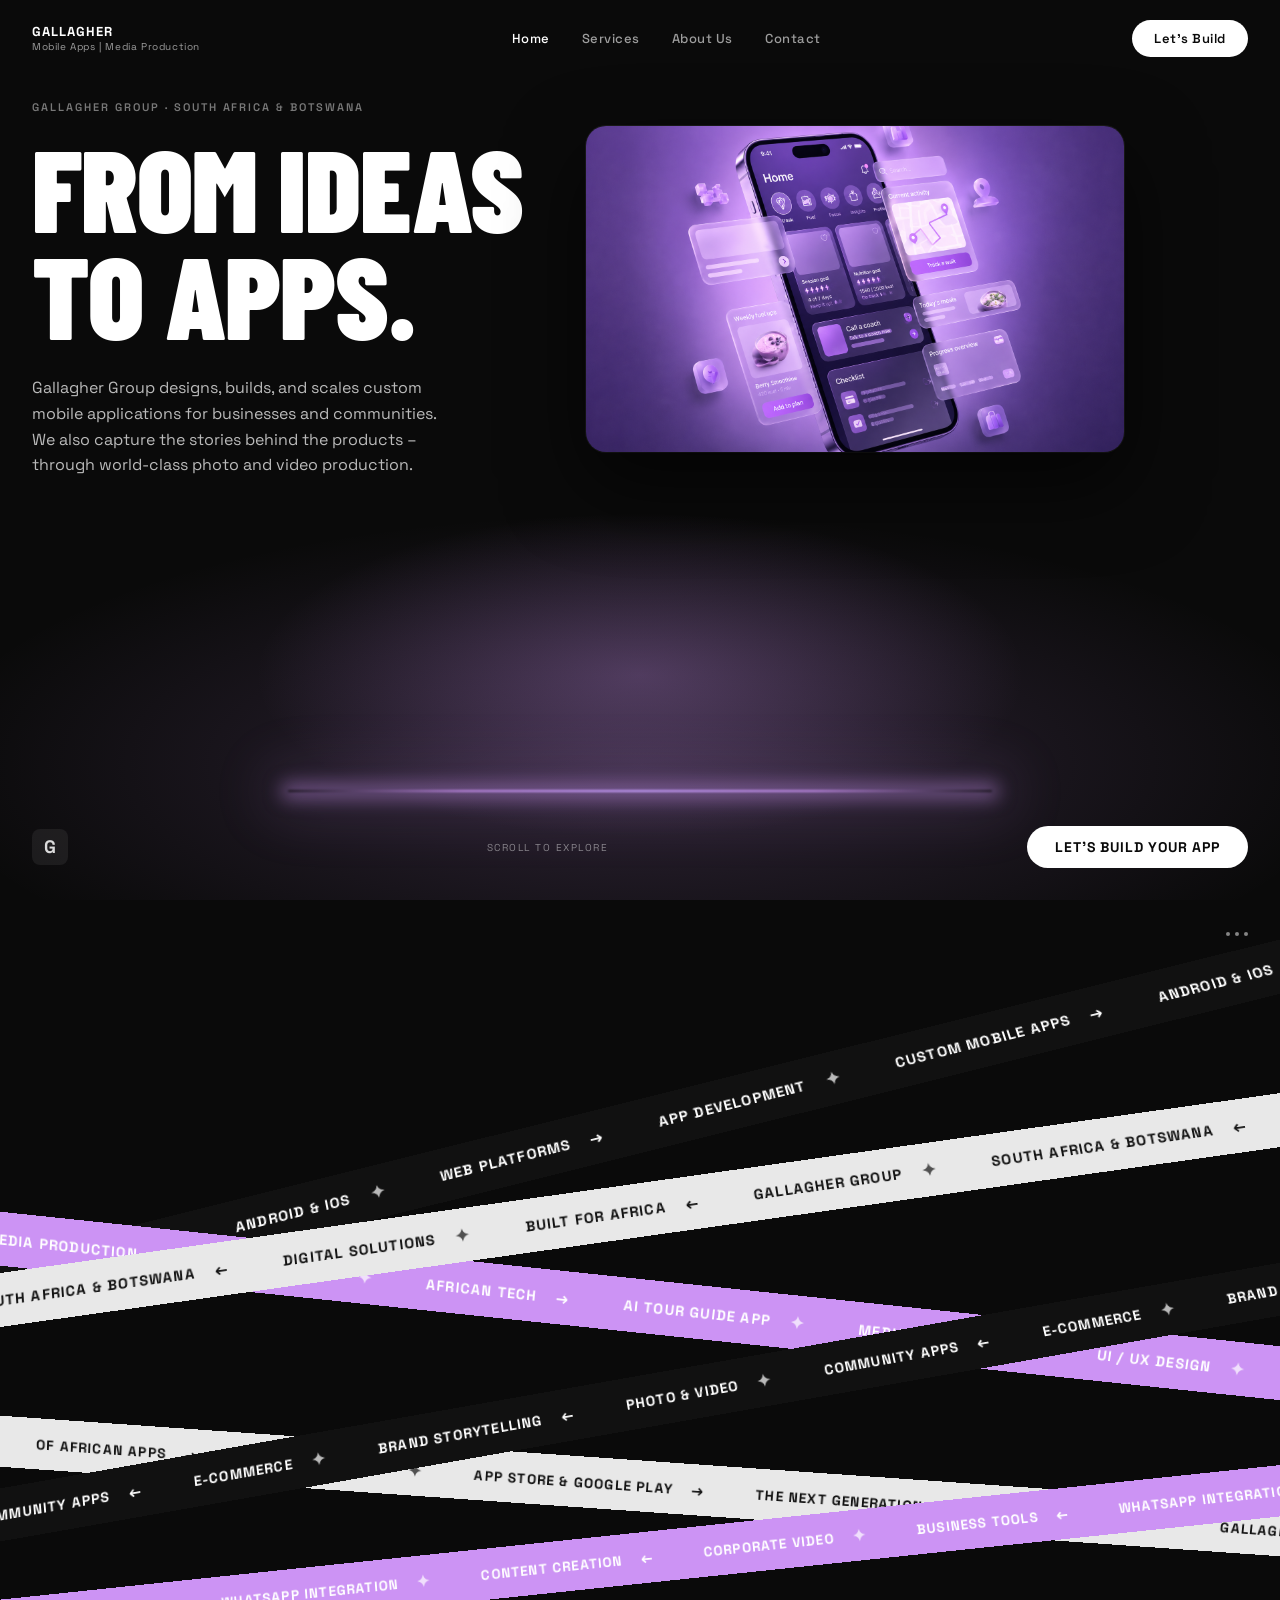
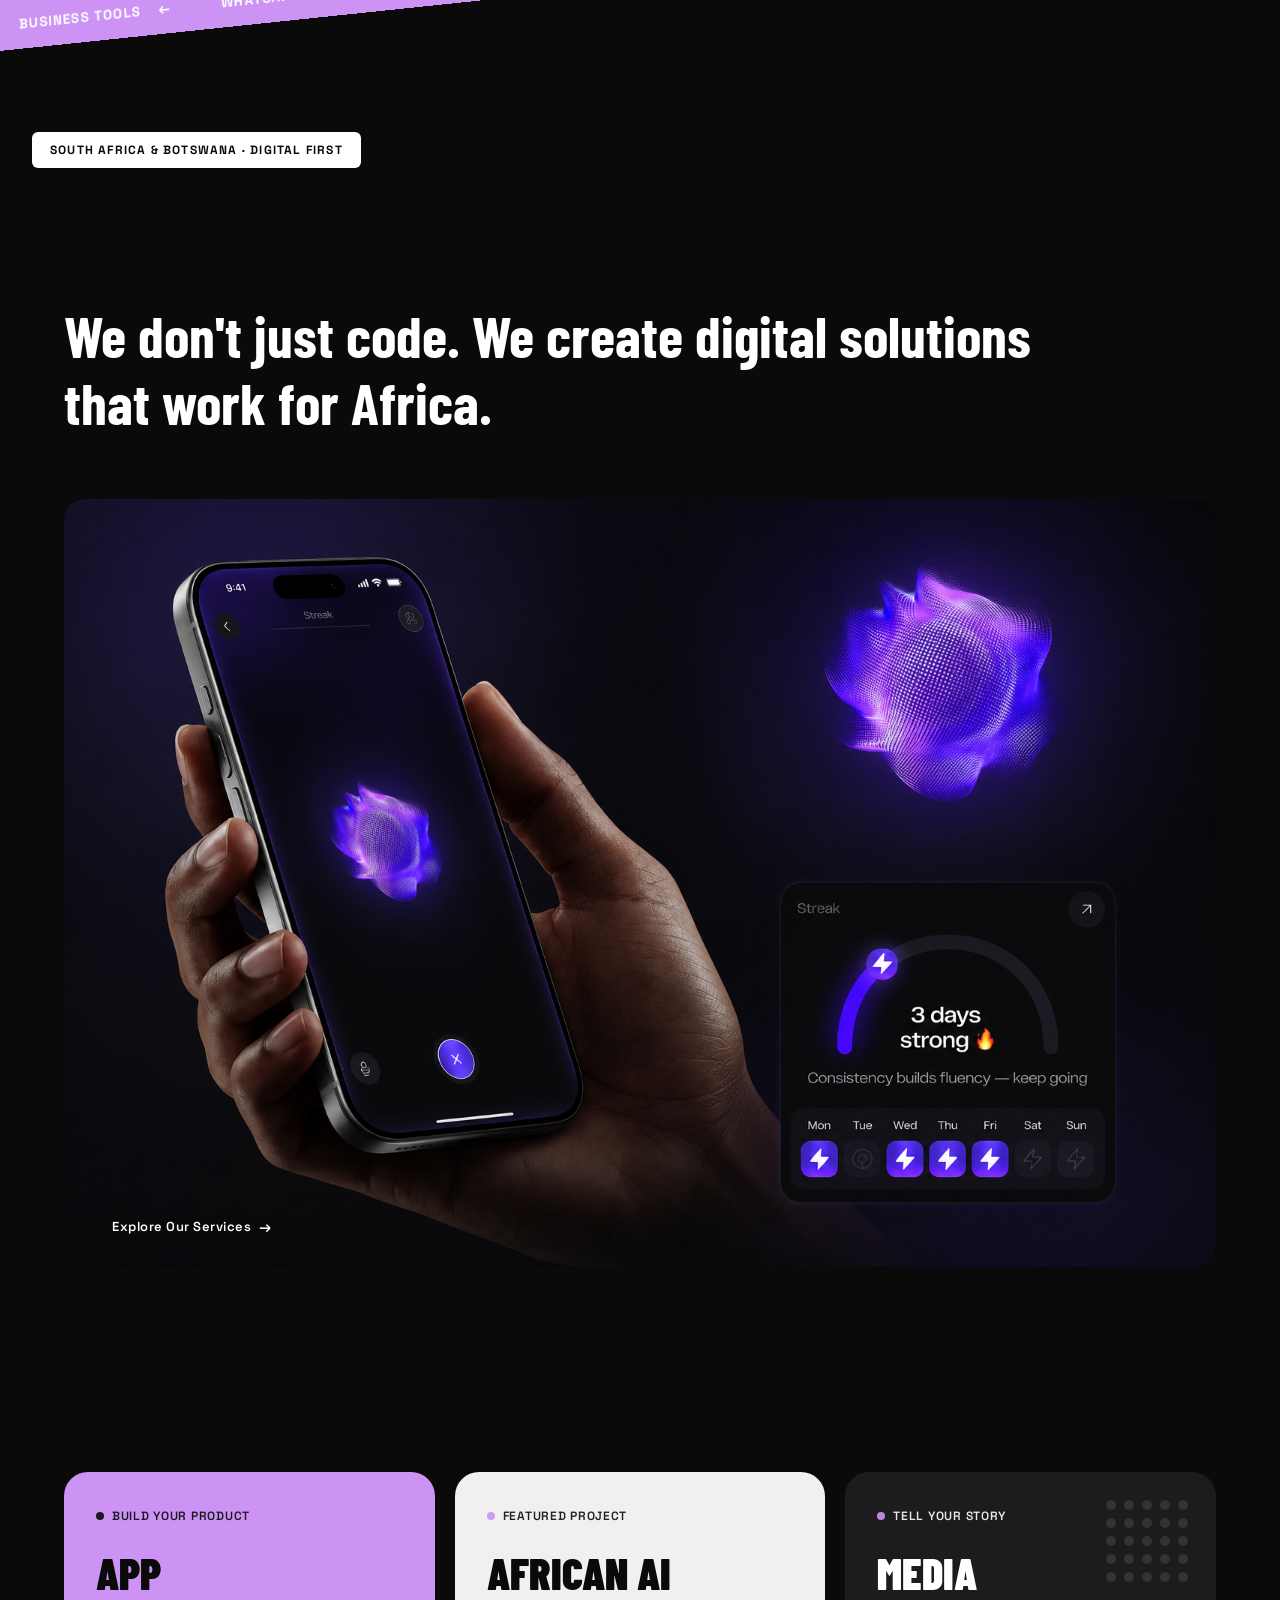
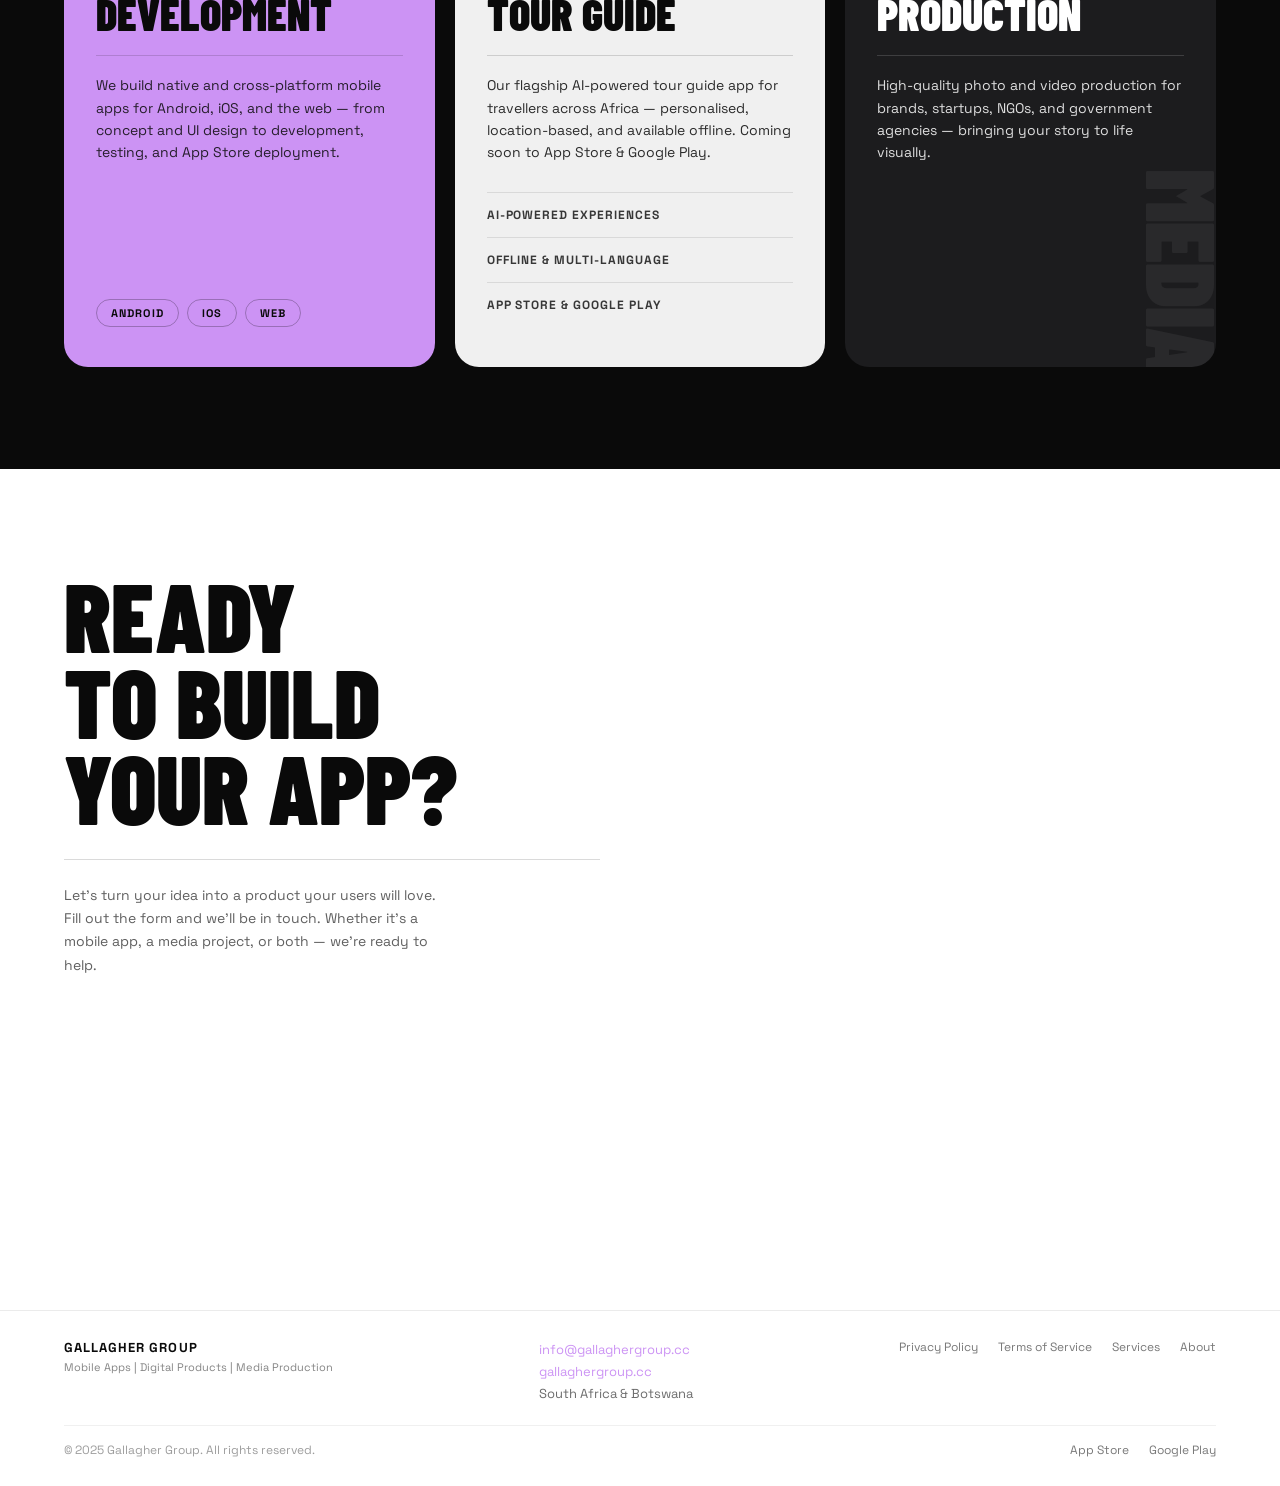
<file: index.html>
<!DOCTYPE html>
<html lang="en">
<head>
  <meta charset="UTF-8" />
  <meta name="viewport" content="width=device-width, initial-scale=1.0" />
  <title>Gallagher Group – Mobile Apps &amp; Media Production</title>
  <meta name="description" content="Gallagher Group is a digital product studio based in South Africa &amp; Botswana specialising in mobile app development and multimedia production." />
  <link rel="preconnect" href="https://fonts.googleapis.com" />
  <link rel="preconnect" href="https://fonts.gstatic.com" crossorigin />
  <link href="https://fonts.googleapis.com/css2?family=Space+Grotesk:wght@300;400;500;600;700&family=Barlow+Condensed:wght@700;800;900&display=swap" rel="stylesheet" />
  <link rel="stylesheet" href="style.css" />
</head>
<body>

  <!-- ─── NAV ─── -->
  <nav>
    <a class="nav-logo" href="index.html">GALLAGHER<span>Mobile Apps | Media Production</span></a>
    <div class="nav-links">
      <a href="index.html" class="active">Home</a>
      <a href="services.html">Services</a>
      <a href="about.html">About Us</a>
      <a href="#contact">Contact</a>
    </div>
    <div class="nav-menu">
      <span class="nav-dot"></span>
      <span class="nav-dot"></span>
      <span class="nav-dot"></span>
    </div>
    <a class="nav-cta" href="#contact">Let's Build</a>
  </nav>

  <!-- ─── HERO ─── -->
  <section id="hero">
    <button class="mobile-close" aria-label="Close">✕</button>

    <div class="hero-content reveal">
      <div class="hero-text">
        <p class="hero-eyebrow">Gallagher Group · South Africa &amp; Botswana</p>
        <h1 class="hero-title">FROM IDEAS<br>TO APPS.</h1>
        <p class="hero-sub">Gallagher Group designs, builds, and scales custom mobile applications for businesses and communities. We also capture the stories behind the products – through world-class photo and video production.</p>
      </div>
      <div class="hero-landing-wrap">
        <img src="pictures/landing.png" alt="Gallagher Group app preview" class="hero-landing-img" />
      </div>
    </div>

    <div class="hero-glow"></div>

    <div class="hero-bottom reveal">
      <svg class="hero-icon" viewBox="0 0 36 36" fill="none" xmlns="http://www.w3.org/2000/svg">
        <rect width="36" height="36" rx="8" fill="rgba(255,255,255,0.08)"/>
        <text x="50%" y="54%" dominant-baseline="middle" text-anchor="middle" font-family="Space Grotesk" font-weight="800" font-size="18" fill="white">G</text>
      </svg>
      <span class="hero-push">Scroll to explore</span>
      <a class="hero-play" href="#contact">LET'S BUILD YOUR APP</a>
    </div>
  </section>

  <!-- ─── RIBBONS ─── -->
  <section id="ribbons">
    <div class="ribbons-scene">

      <!-- Ribbon 1 – black -->
      <div class="ribbon ribbon--black">
        <div class="ribbon-inner">
          <span class="ribbon-item">APP DEVELOPMENT <span class="star">✦</span></span>
          <span class="ribbon-item">CUSTOM MOBILE APPS <span class="arrow">→</span></span>
          <span class="ribbon-item">ANDROID &amp; IOS <span class="star">✦</span></span>
          <span class="ribbon-item">WEB PLATFORMS <span class="arrow">→</span></span>
          <span class="ribbon-item">APP DEVELOPMENT <span class="star">✦</span></span>
          <span class="ribbon-item">CUSTOM MOBILE APPS <span class="arrow">→</span></span>
          <span class="ribbon-item">ANDROID &amp; IOS <span class="star">✦</span></span>
          <span class="ribbon-item">WEB PLATFORMS <span class="arrow">→</span></span>
        </div>
      </div>

      <!-- Ribbon 2 – white -->
      <div class="ribbon ribbon--white">
        <div class="ribbon-inner rev">
          <span class="ribbon-item">GALLAGHER GROUP <span class="star">✦</span></span>
          <span class="ribbon-item">South Africa &amp; Botswana <span class="arrow">←</span></span>
          <span class="ribbon-item">DIGITAL SOLUTIONS <span class="star">✦</span></span>
          <span class="ribbon-item">BUILT FOR AFRICA <span class="arrow">←</span></span>
          <span class="ribbon-item">GALLAGHER GROUP <span class="star">✦</span></span>
          <span class="ribbon-item">South Africa &amp; Botswana <span class="arrow">←</span></span>
          <span class="ribbon-item">DIGITAL SOLUTIONS <span class="star">✦</span></span>
          <span class="ribbon-item">BUILT FOR AFRICA <span class="arrow">←</span></span>
        </div>
      </div>

      <!-- Ribbon 3 – purple -->
      <div class="ribbon ribbon--purple">
        <div class="ribbon-inner">
          <span class="ribbon-item">AI TOUR GUIDE APP <span class="star">✦</span></span>
          <span class="ribbon-item">MEDIA PRODUCTION <span class="arrow">→</span></span>
          <span class="ribbon-item">UI / UX DESIGN <span class="star">✦</span></span>
          <span class="ribbon-item">AFRICAN TECH <span class="arrow">→</span></span>
          <span class="ribbon-item">AI TOUR GUIDE APP <span class="star">✦</span></span>
          <span class="ribbon-item">MEDIA PRODUCTION <span class="arrow">→</span></span>
          <span class="ribbon-item">UI / UX DESIGN <span class="star">✦</span></span>
          <span class="ribbon-item">AFRICAN TECH <span class="arrow">→</span></span>
        </div>
      </div>

      <!-- Ribbon 4 – black -->
      <div class="ribbon ribbon--black">
        <div class="ribbon-inner rev">
          <span class="ribbon-item">PHOTO &amp; VIDEO <span class="star">✦</span></span>
          <span class="ribbon-item">COMMUNITY APPS <span class="arrow">←</span></span>
          <span class="ribbon-item">E-COMMERCE <span class="star">✦</span></span>
          <span class="ribbon-item">BRAND STORYTELLING <span class="arrow">←</span></span>
          <span class="ribbon-item">PHOTO &amp; VIDEO <span class="star">✦</span></span>
          <span class="ribbon-item">COMMUNITY APPS <span class="arrow">←</span></span>
          <span class="ribbon-item">E-COMMERCE <span class="star">✦</span></span>
          <span class="ribbon-item">BRAND STORYTELLING <span class="arrow">←</span></span>
        </div>
      </div>

      <!-- Ribbon 5 – white -->
      <div class="ribbon ribbon--white">
        <div class="ribbon-inner">
          <span class="ribbon-item">THE NEXT GENERATION <span class="star">✦</span></span>
          <span class="ribbon-item">OF AFRICAN APPS <span class="arrow">→</span></span>
          <span class="ribbon-item">GALLAGHER GROUP <span class="star">✦</span></span>
          <span class="ribbon-item">APP STORE &amp; GOOGLE PLAY <span class="arrow">→</span></span>
          <span class="ribbon-item">THE NEXT GENERATION <span class="star">✦</span></span>
          <span class="ribbon-item">OF AFRICAN APPS <span class="arrow">→</span></span>
          <span class="ribbon-item">GALLAGHER GROUP <span class="star">✦</span></span>
          <span class="ribbon-item">APP STORE &amp; GOOGLE PLAY <span class="arrow">→</span></span>
        </div>
      </div>

      <!-- Ribbon 6 – purple -->
      <div class="ribbon ribbon--purple">
        <div class="ribbon-inner rev">
          <span class="ribbon-item">CORPORATE VIDEO <span class="star">✦</span></span>
          <span class="ribbon-item">BUSINESS TOOLS <span class="arrow">←</span></span>
          <span class="ribbon-item">WHATSAPP INTEGRATION <span class="star">✦</span></span>
          <span class="ribbon-item">CONTENT CREATION <span class="arrow">←</span></span>
          <span class="ribbon-item">CORPORATE VIDEO <span class="star">✦</span></span>
          <span class="ribbon-item">BUSINESS TOOLS <span class="arrow">←</span></span>
          <span class="ribbon-item">WHATSAPP INTEGRATION <span class="star">✦</span></span>
          <span class="ribbon-item">CONTENT CREATION <span class="arrow">←</span></span>
        </div>
      </div>

    </div>

    <div class="ribbons-tag">South Africa &amp; Botswana · DIGITAL FIRST</div>
    <div class="ribbons-nav">
      <span></span><span></span><span></span>
    </div>
  </section>

  <!-- ─── STATEMENT ─── -->
  <section id="statement">
    <p class="statement-text reveal">
      We don't just code. We create digital solutions that work for Africa.
    </p>
    <div class="video-block reveal">
      <img src="pictures/website.png" alt="Gallagher Group – digital solutions for Africa" style="width:100%;height:auto;display:block;border-radius:20px;" />
      <a class="video-cta" href="services.html">
        Explore Our Services <span class="arr">→</span>
      </a>
    </div>
  </section>

  <!-- ─── CARDS ─── -->
  <section id="cards">
    <div class="cards-grid">

      <!-- Card 1 – Purple: App Development -->
      <div class="card card--purple reveal">
        <div>
          <div class="card-label"><span class="card-dot"></span> Build Your Product</div>
          <h2 class="card-title">APP<br>DEVELOPMENT</h2>
          <div class="card-divider"></div>
          <p class="card-body">
            We build native and cross-platform mobile apps for Android, iOS, and the web — from concept and UI design to development, testing, and App Store deployment.
          </p>
        </div>
        <div class="card-tags">
          <span class="card-tag">ANDROID</span>
          <span class="card-tag">iOS</span>
          <span class="card-tag">WEB</span>
        </div>
      </div>

      <!-- Card 2 – White: AI Tour Guide -->
      <div class="card card--white reveal">
        <div>
          <div class="card-label"><span class="card-dot"></span> Featured Project</div>
          <h2 class="card-title">AFRICAN AI<br>TOUR GUIDE</h2>
          <div class="card-divider"></div>
          <p class="card-body">
            Our flagship AI-powered tour guide app for travellers across Africa — personalised, location-based, and available offline. Coming soon to App Store &amp; Google Play.
          </p>
        </div>
        <ul class="card-list">
          <li>AI-POWERED EXPERIENCES</li>
          <li>OFFLINE &amp; MULTI-LANGUAGE</li>
          <li>APP STORE &amp; GOOGLE PLAY</li>
        </ul>
      </div>

      <!-- Card 3 – Dark: Media Production -->
      <div class="card card--dark reveal">
        <div class="dot-grid">
          <span></span><span></span><span></span><span></span><span></span>
          <span></span><span></span><span></span><span></span><span></span>
          <span></span><span></span><span></span><span></span><span></span>
          <span></span><span></span><span></span><span></span><span></span>
          <span></span><span></span><span></span><span></span><span></span>
        </div>
        <div>
          <div class="card-label"><span class="card-dot"></span> Tell Your Story</div>
          <h2 class="card-title" style="color:#fff;">MEDIA<br>PRODUCTION</h2>
          <div class="card-divider"></div>
          <p class="card-body">
            High-quality photo and video production for brands, startups, NGOs, and government agencies — bringing your story to life visually.
          </p>
        </div>
        <div class="card-bg-word">media</div>
      </div>

    </div>
  </section>

  <!-- ─── CONTACT / APPLY ─── -->
  <section id="contact">
    <div class="contact-grid">
      <div class="reveal">
        <h2 class="contact-title">READY<br>TO BUILD<br>YOUR APP?</h2>
        <div class="contact-divider"></div>
        <p class="contact-desc">
          Let's turn your idea into a product your users will love. Fill out the form and we'll be in touch. Whether it's a mobile app, a media project, or both — we're ready to help.
        </p>
      </div>

      <div class="tally-embed-wrap reveal">
        <iframe
          id="tally-contact-form"
          data-tally-src="https://tally.so/embed/3qXOxO?alignLeft=1&hideTitle=1&transparentBackground=1&dynamicHeight=1"
          loading="lazy"
          width="100%"
          height="620"
          frameborder="0"
          marginheight="0"
          marginwidth="0"
          title="Gallagher Group Contact Form">
        </iframe>
        <p class="form-status" id="form-status" role="status" aria-live="polite"></p>
      </div>
    </div>
  </section>

  <!-- ─── FOOTER ─── -->
  <footer>
    <div class="footer-inner">
      <div class="footer-brand">
        <span class="footer-brand-name">Gallagher Group</span>
        <span class="footer-brand-sub">Mobile Apps | Digital Products | Media Production</span>
      </div>
      <div class="footer-contact">
        <a href="mailto:info@gallaghergroup.cc">info@gallaghergroup.cc</a><br>
        <a href="https://gallaghergroup.cc" target="_blank">gallaghergroup.cc</a><br>
        South Africa &amp; Botswana
      </div>
      <div class="footer-links">
        <a href="privacy.html">Privacy Policy</a>
        <a href="terms.html">Terms of Service</a>
        <a href="services.html">Services</a>
        <a href="about.html">About</a>
      </div>
    </div>
    <div class="footer-bottom">
      <span class="footer-copy">© 2025 Gallagher Group. All rights reserved.</span>
      <div class="footer-links">
        <a href="#">App Store</a>
        <a href="#">Google Play</a>
      </div>
    </div>
  </footer>

  <script src="tally-config.js"></script>
  <script src="https://tally.so/widgets/embed.js"></script>
  <script>
    const revealEls = document.querySelectorAll('.reveal');
    const observer = new IntersectionObserver((entries) => {
      entries.forEach(e => {
        if (e.isIntersecting) { e.target.classList.add('visible'); observer.unobserve(e.target); }
      });
    }, { threshold: 0.12 });
    revealEls.forEach(el => observer.observe(el));

    function loadTallyEmbeds() {
      if (typeof Tally !== 'undefined') Tally.loadEmbeds();
    }

    window.addEventListener('message', (e) => {
      if (typeof e.data === 'string' && e.data.includes('Tally.FormSubmitted')) {
        const status = document.getElementById('form-status');
        if (status) {
          status.textContent = 'Thank you! We will get back to you shortly.';
          status.className = 'form-status form-status--success';
        }
      }
    });

    if (document.readyState === 'loading') {
      document.addEventListener('DOMContentLoaded', loadTallyEmbeds);
    } else {
      loadTallyEmbeds();
    }

    const scene = document.querySelector('.ribbons-scene');
    if (scene) {
      document.addEventListener('mousemove', (ev) => {
        const mx = (ev.clientX / window.innerWidth - 0.5) * 10;
        const my = (ev.clientY / window.innerHeight - 0.5) * 6;
        scene.style.transform = `rotateY(${mx}deg) rotateX(${-my}deg)`;
        scene.style.transition = 'transform 0.4s ease-out';
      });
    }

    const navEl = document.querySelector('nav');
    window.addEventListener('scroll', () => {
      if (window.scrollY > 60) {
        navEl.style.background = 'rgba(10,10,10,0.88)';
        navEl.style.backdropFilter = 'blur(14px)';
      } else {
        navEl.style.background = 'transparent';
        navEl.style.backdropFilter = 'none';
      }
    });
  </script>
</body>
</html>
</file>
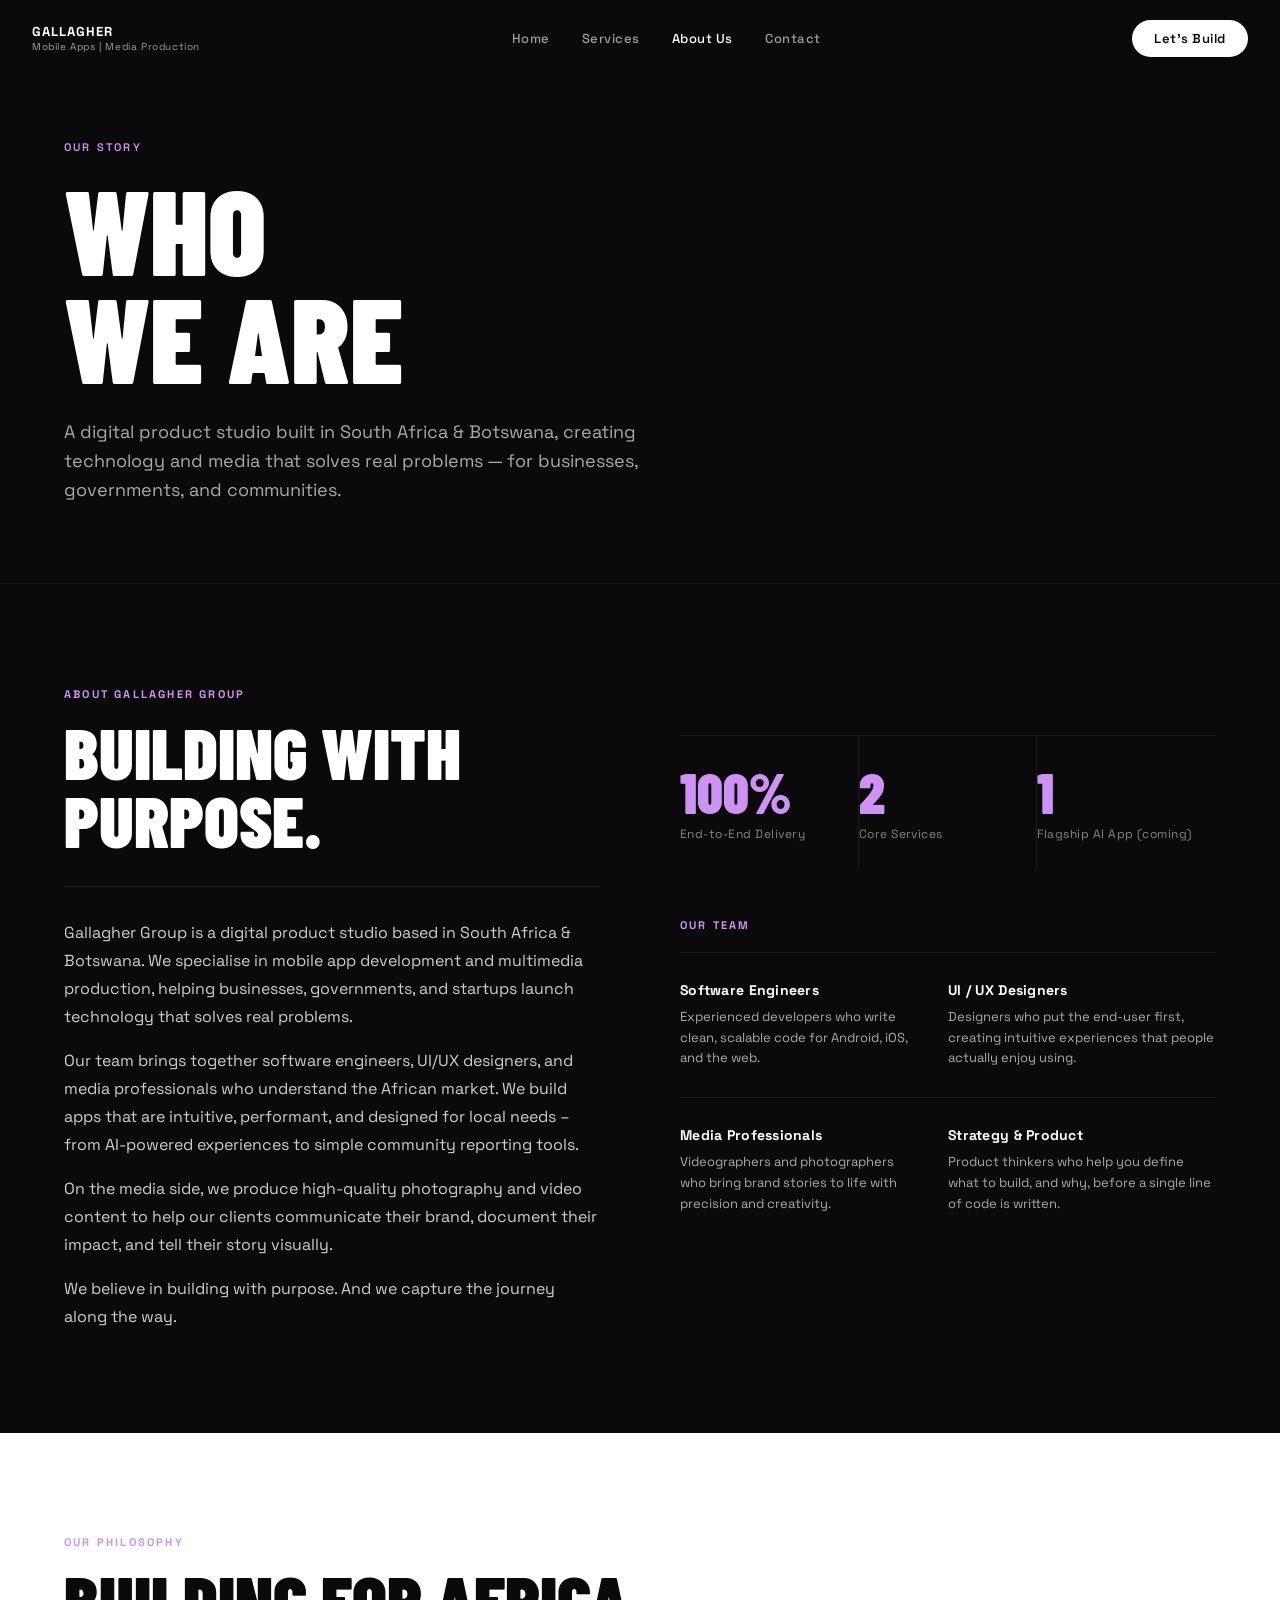
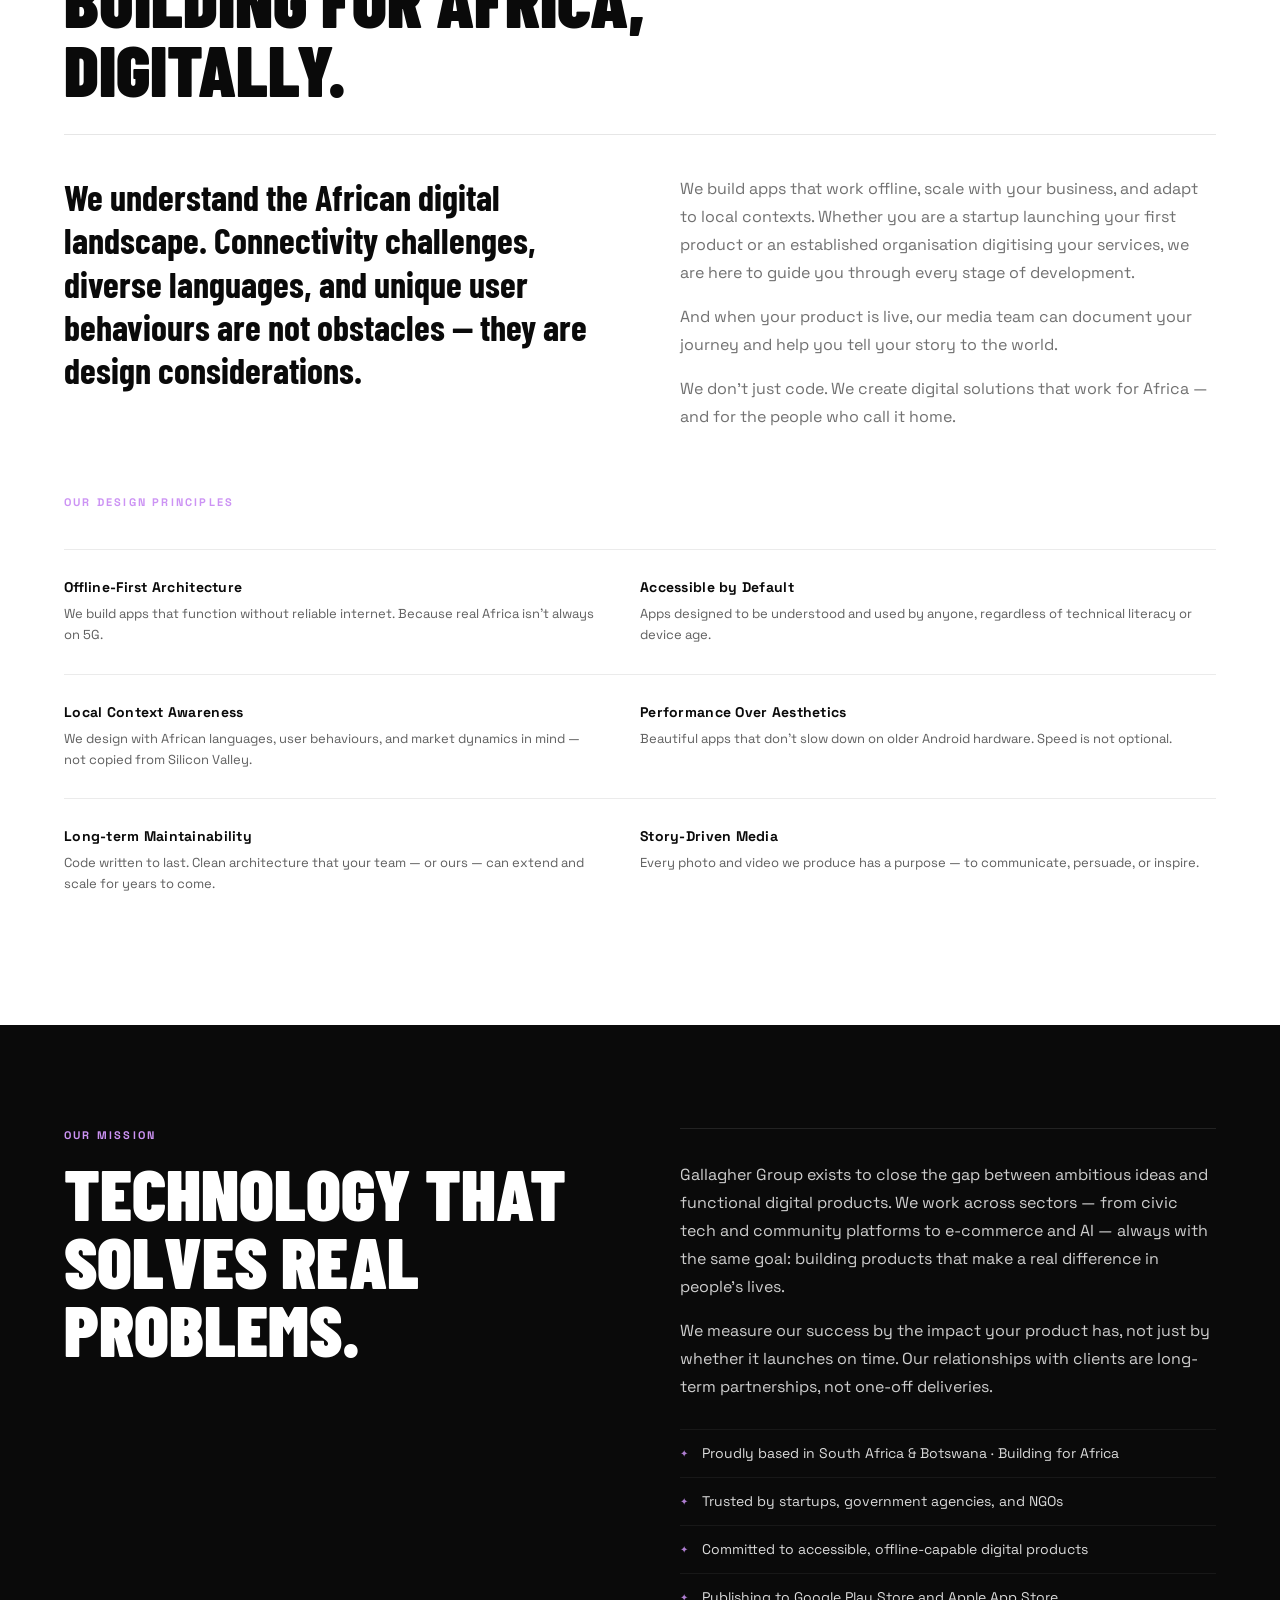
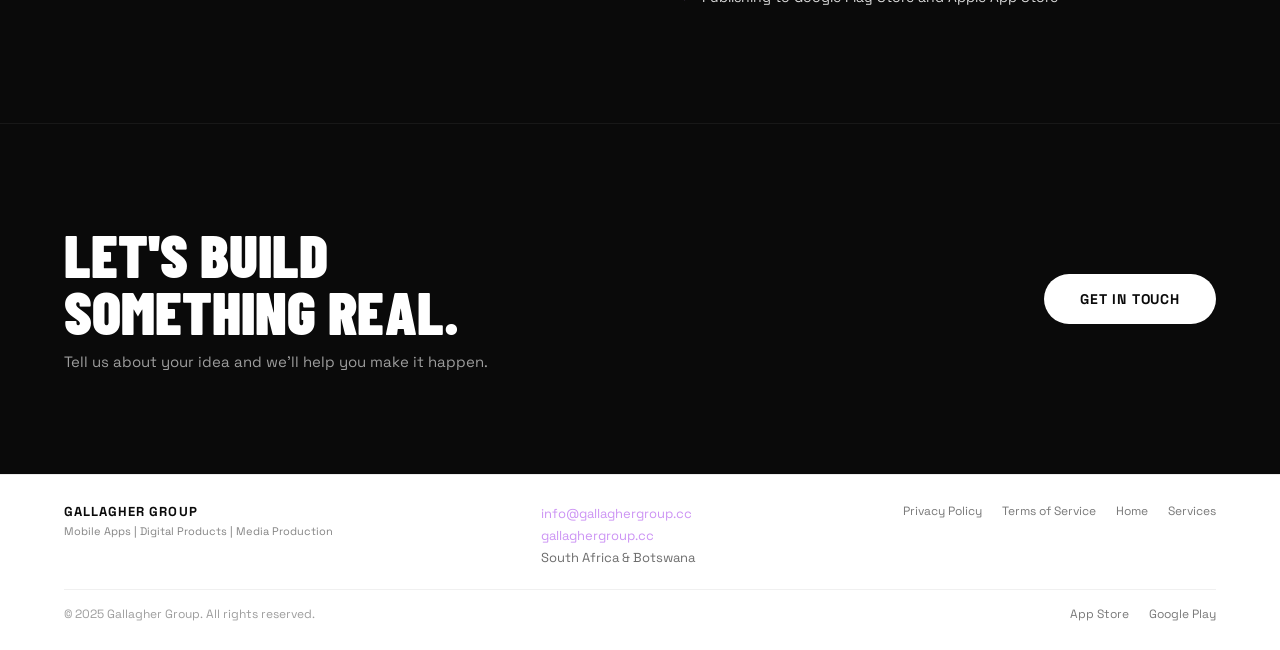
<file: about.html>
<!DOCTYPE html>
<html lang="en">
<head>
  <meta charset="UTF-8" />
  <meta name="viewport" content="width=device-width, initial-scale=1.0" />
  <title>About Us – Gallagher Group</title>
  <meta name="description" content="Gallagher Group is a digital product studio based in South Africa &amp; Botswana, specialising in mobile app development and multimedia production." />
  <link rel="preconnect" href="https://fonts.googleapis.com" />
  <link rel="preconnect" href="https://fonts.gstatic.com" crossorigin />
  <link href="https://fonts.googleapis.com/css2?family=Space+Grotesk:wght@300;400;500;600;700&family=Barlow+Condensed:wght@700;800;900&display=swap" rel="stylesheet" />
  <link rel="stylesheet" href="style.css" />
</head>
<body>

  <!-- ─── NAV ─── -->
  <nav>
    <a class="nav-logo" href="index.html">GALLAGHER<span>Mobile Apps | Media Production</span></a>
    <div class="nav-links">
      <a href="index.html">Home</a>
      <a href="services.html">Services</a>
      <a href="about.html" class="active">About Us</a>
      <a href="index.html#contact">Contact</a>
    </div>
    <div class="nav-menu">
      <span class="nav-dot"></span>
      <span class="nav-dot"></span>
      <span class="nav-dot"></span>
    </div>
    <a class="nav-cta" href="index.html#contact">Let's Build</a>
  </nav>

  <!-- ─── PAGE HEADER ─── -->
  <header class="page-header">
    <p class="page-eyebrow">Our Story</p>
    <h1 class="page-title">Who<br>We Are</h1>
    <p class="page-sub">A digital product studio built in South Africa &amp; Botswana, creating technology and media that solves real problems — for businesses, governments, and communities.</p>
  </header>

  <!-- ─── ABOUT BODY ─── -->
  <section class="content-section content-section--dark reveal">
    <div class="two-col">
      <div>
        <p class="section-eyebrow">About Gallagher Group</p>
        <h2 class="section-title">Building with<br>Purpose.</h2>
        <div class="section-divider"></div>
        <div class="body-text">
          <p>Gallagher Group is a digital product studio based in South Africa &amp; Botswana. We specialise in mobile app development and multimedia production, helping businesses, governments, and startups launch technology that solves real problems.</p>
          <p>Our team brings together software engineers, UI/UX designers, and media professionals who understand the African market. We build apps that are intuitive, performant, and designed for local needs – from AI-powered experiences to simple community reporting tools.</p>
          <p>On the media side, we produce high-quality photography and video content to help our clients communicate their brand, document their impact, and tell their story visually.</p>
          <p>We believe in building with purpose. And we capture the journey along the way.</p>
        </div>
      </div>

      <div>
        <!-- Stats row -->
        <div class="about-stat-row">
          <div class="about-stat">
            <div class="about-stat-num">100%</div>
            <div class="about-stat-label">End-to-End Delivery</div>
          </div>
          <div class="about-stat">
            <div class="about-stat-num">2</div>
            <div class="about-stat-label">Core Services</div>
          </div>
          <div class="about-stat">
            <div class="about-stat-num">1</div>
            <div class="about-stat-label">Flagship AI App (coming)</div>
          </div>
        </div>

        <div style="margin-top: 48px;">
          <p class="section-eyebrow" style="margin-bottom: 20px;">Our Team</p>
          <div class="why-grid" style="margin-top: 0;">
            <div class="why-item">
              <div class="why-title">Software Engineers</div>
              <div class="why-body">Experienced developers who write clean, scalable code for Android, iOS, and the web.</div>
            </div>
            <div class="why-item">
              <div class="why-title">UI / UX Designers</div>
              <div class="why-body">Designers who put the end-user first, creating intuitive experiences that people actually enjoy using.</div>
            </div>
            <div class="why-item">
              <div class="why-title">Media Professionals</div>
              <div class="why-body">Videographers and photographers who bring brand stories to life with precision and creativity.</div>
            </div>
            <div class="why-item">
              <div class="why-title">Strategy &amp; Product</div>
              <div class="why-body">Product thinkers who help you define what to build, and why, before a single line of code is written.</div>
            </div>
          </div>
        </div>
      </div>
    </div>
  </section>

  <!-- ─── PHILOSOPHY ─── -->
  <section class="content-section content-section--light reveal">
    <p class="section-eyebrow">Our Philosophy</p>
    <h2 class="section-title">Building for Africa,<br>Digitally.</h2>
    <div class="section-divider" style="background:#0a0a0a; margin-bottom:40px;"></div>

    <div class="two-col">
      <div>
        <div class="philosophy-text" style="color:#0a0a0a; font-size: clamp(20px, 3vw, 36px);">
          We understand the African digital landscape. Connectivity challenges, diverse languages, and unique user behaviours are not obstacles — they are design considerations.
        </div>
      </div>
      <div class="body-text" style="color:rgba(10,10,10,0.72);">
        <p>We build apps that work offline, scale with your business, and adapt to local contexts. Whether you are a startup launching your first product or an established organisation digitising your services, we are here to guide you through every stage of development.</p>
        <p>And when your product is live, our media team can document your journey and help you tell your story to the world.</p>
        <p>We don't just code. We create digital solutions that work for Africa — and for the people who call it home.</p>
      </div>
    </div>

    <!-- Design principles -->
    <div style="margin-top: 64px;">
      <p class="section-eyebrow" style="margin-bottom: 24px;">Our Design Principles</p>
      <div class="why-grid">
        <div class="why-item">
          <div class="why-title">Offline-First Architecture</div>
          <div class="why-body">We build apps that function without reliable internet. Because real Africa isn't always on 5G.</div>
        </div>
        <div class="why-item">
          <div class="why-title">Accessible by Default</div>
          <div class="why-body">Apps designed to be understood and used by anyone, regardless of technical literacy or device age.</div>
        </div>
        <div class="why-item">
          <div class="why-title">Local Context Awareness</div>
          <div class="why-body">We design with African languages, user behaviours, and market dynamics in mind — not copied from Silicon Valley.</div>
        </div>
        <div class="why-item">
          <div class="why-title">Performance Over Aesthetics</div>
          <div class="why-body">Beautiful apps that don't slow down on older Android hardware. Speed is not optional.</div>
        </div>
        <div class="why-item">
          <div class="why-title">Long-term Maintainability</div>
          <div class="why-body">Code written to last. Clean architecture that your team — or ours — can extend and scale for years to come.</div>
        </div>
        <div class="why-item">
          <div class="why-title">Story-Driven Media</div>
          <div class="why-body">Every photo and video we produce has a purpose — to communicate, persuade, or inspire.</div>
        </div>
      </div>
    </div>
  </section>

  <!-- ─── MISSION ─── -->
  <section class="content-section content-section--dark reveal">
    <div class="two-col">
      <div>
        <p class="section-eyebrow">Our Mission</p>
        <h2 class="section-title">Technology That<br>Solves Real<br>Problems.</h2>
      </div>
      <div>
        <div class="section-divider" style="margin-top: 0;"></div>
        <div class="body-text">
          <p>Gallagher Group exists to close the gap between ambitious ideas and functional digital products. We work across sectors — from civic tech and community platforms to e-commerce and AI — always with the same goal: building products that make a real difference in people's lives.</p>
          <p>We measure our success by the impact your product has, not just by whether it launches on time. Our relationships with clients are long-term partnerships, not one-off deliveries.</p>
        </div>

        <ul class="bullet-list" style="margin-top: 28px;">
          <li>Proudly based in South Africa &amp; Botswana · Building for Africa</li>
          <li>Trusted by startups, government agencies, and NGOs</li>
          <li>Committed to accessible, offline-capable digital products</li>
          <li>Publishing to Google Play Store and Apple App Store</li>
        </ul>
      </div>
    </div>
  </section>

  <!-- ─── PAGE CTA ─── -->
  <section class="page-cta-section reveal">
    <div>
      <h2 class="page-cta-title">Let's Build<br>Something Real.</h2>
      <p class="page-cta-sub">Tell us about your idea and we'll help you make it happen.</p>
    </div>
    <a class="btn-primary" href="index.html#contact">Get in Touch</a>
  </section>

  <!-- ─── FOOTER ─── -->
  <footer>
    <div class="footer-inner">
      <div class="footer-brand">
        <span class="footer-brand-name">Gallagher Group</span>
        <span class="footer-brand-sub">Mobile Apps | Digital Products | Media Production</span>
      </div>
      <div class="footer-contact">
        <a href="mailto:info@gallaghergroup.cc">info@gallaghergroup.cc</a><br>
        <a href="https://gallaghergroup.cc" target="_blank">gallaghergroup.cc</a><br>
        South Africa &amp; Botswana
      </div>
      <div class="footer-links">
        <a href="privacy.html">Privacy Policy</a>
        <a href="terms.html">Terms of Service</a>
        <a href="index.html">Home</a>
        <a href="services.html">Services</a>
      </div>
    </div>
    <div class="footer-bottom">
      <span class="footer-copy">© 2025 Gallagher Group. All rights reserved.</span>
      <div class="footer-links">
        <a href="#">App Store</a>
        <a href="#">Google Play</a>
      </div>
    </div>
  </footer>

  <script>
    const revealEls = document.querySelectorAll('.reveal');
    const observer = new IntersectionObserver((entries) => {
      entries.forEach(e => {
        if (e.isIntersecting) { e.target.classList.add('visible'); observer.unobserve(e.target); }
      });
    }, { threshold: 0.1 });
    revealEls.forEach(el => observer.observe(el));

    const navEl = document.querySelector('nav');
    window.addEventListener('scroll', () => {
      if (window.scrollY > 60) {
        navEl.style.background = 'rgba(10,10,10,0.88)';
        navEl.style.backdropFilter = 'blur(14px)';
      } else {
        navEl.style.background = 'transparent';
        navEl.style.backdropFilter = 'none';
      }
    });
  </script>
</body>
</html>
</file>
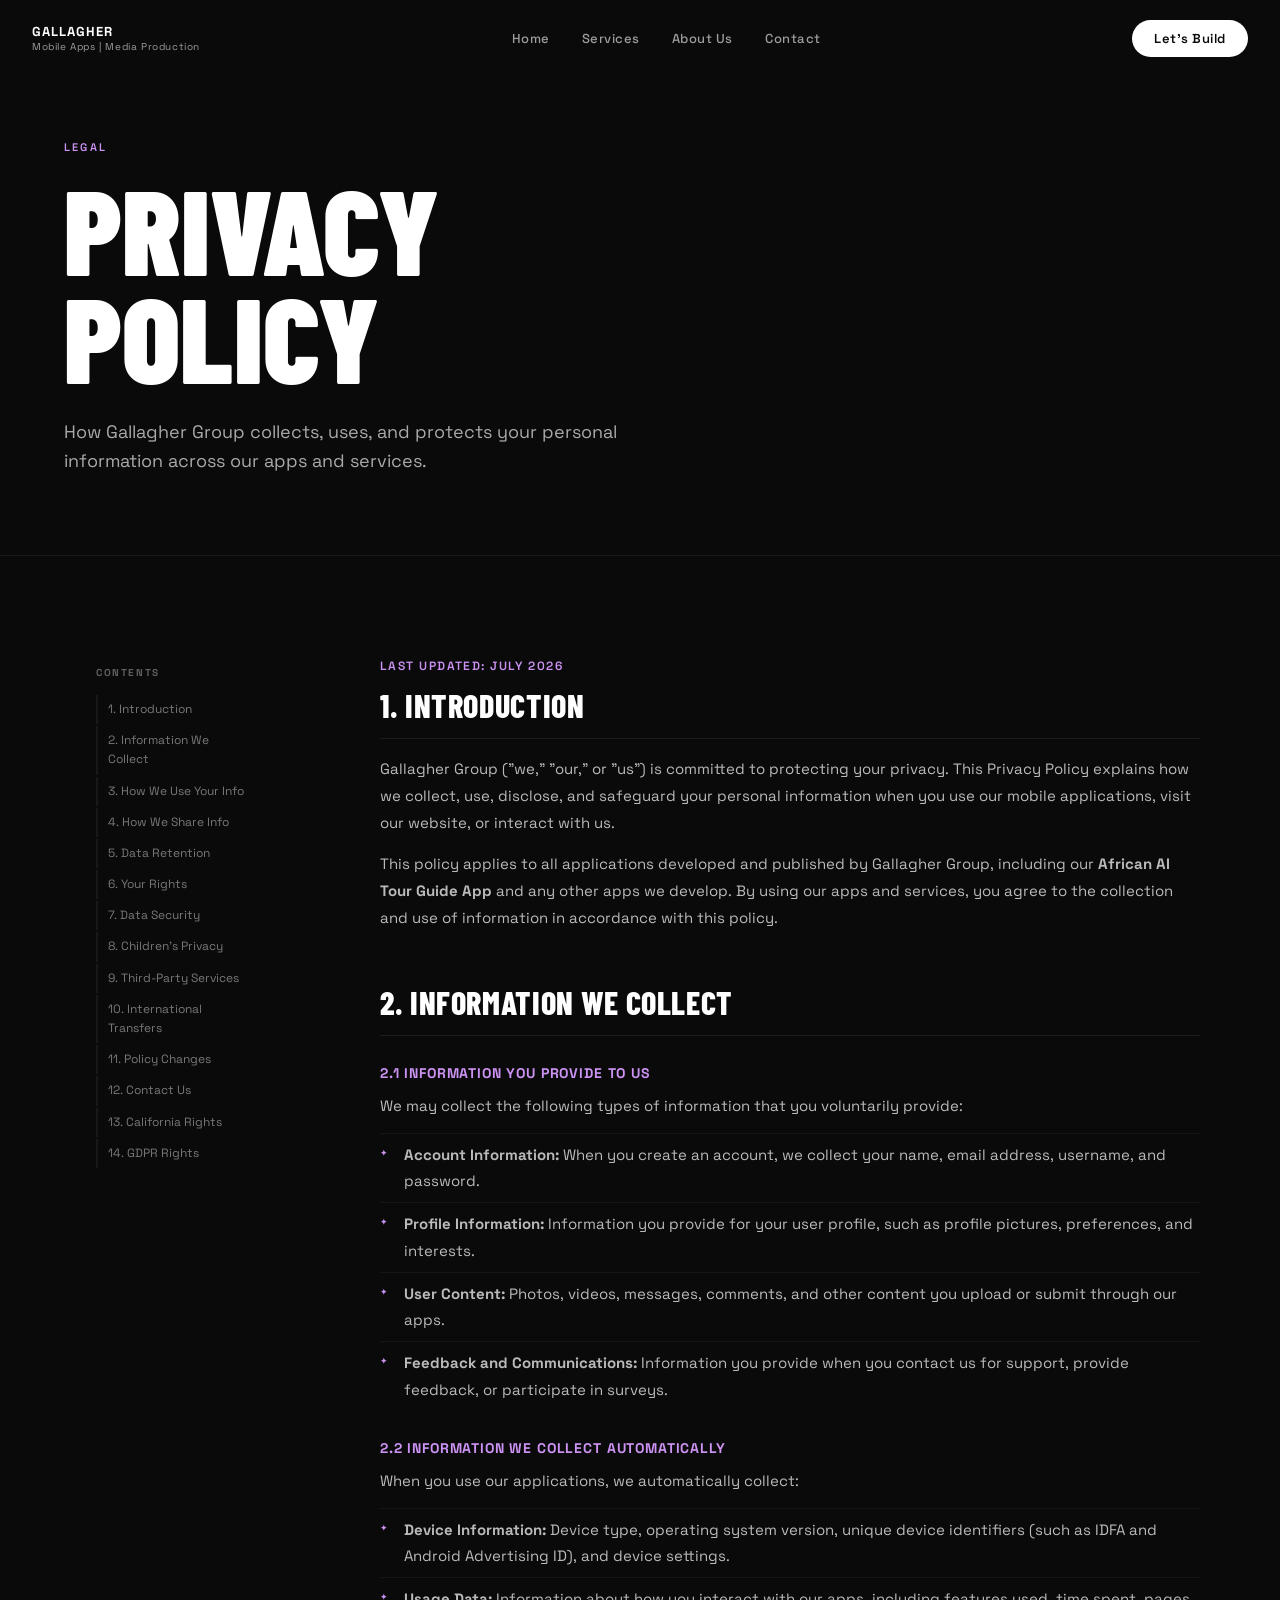
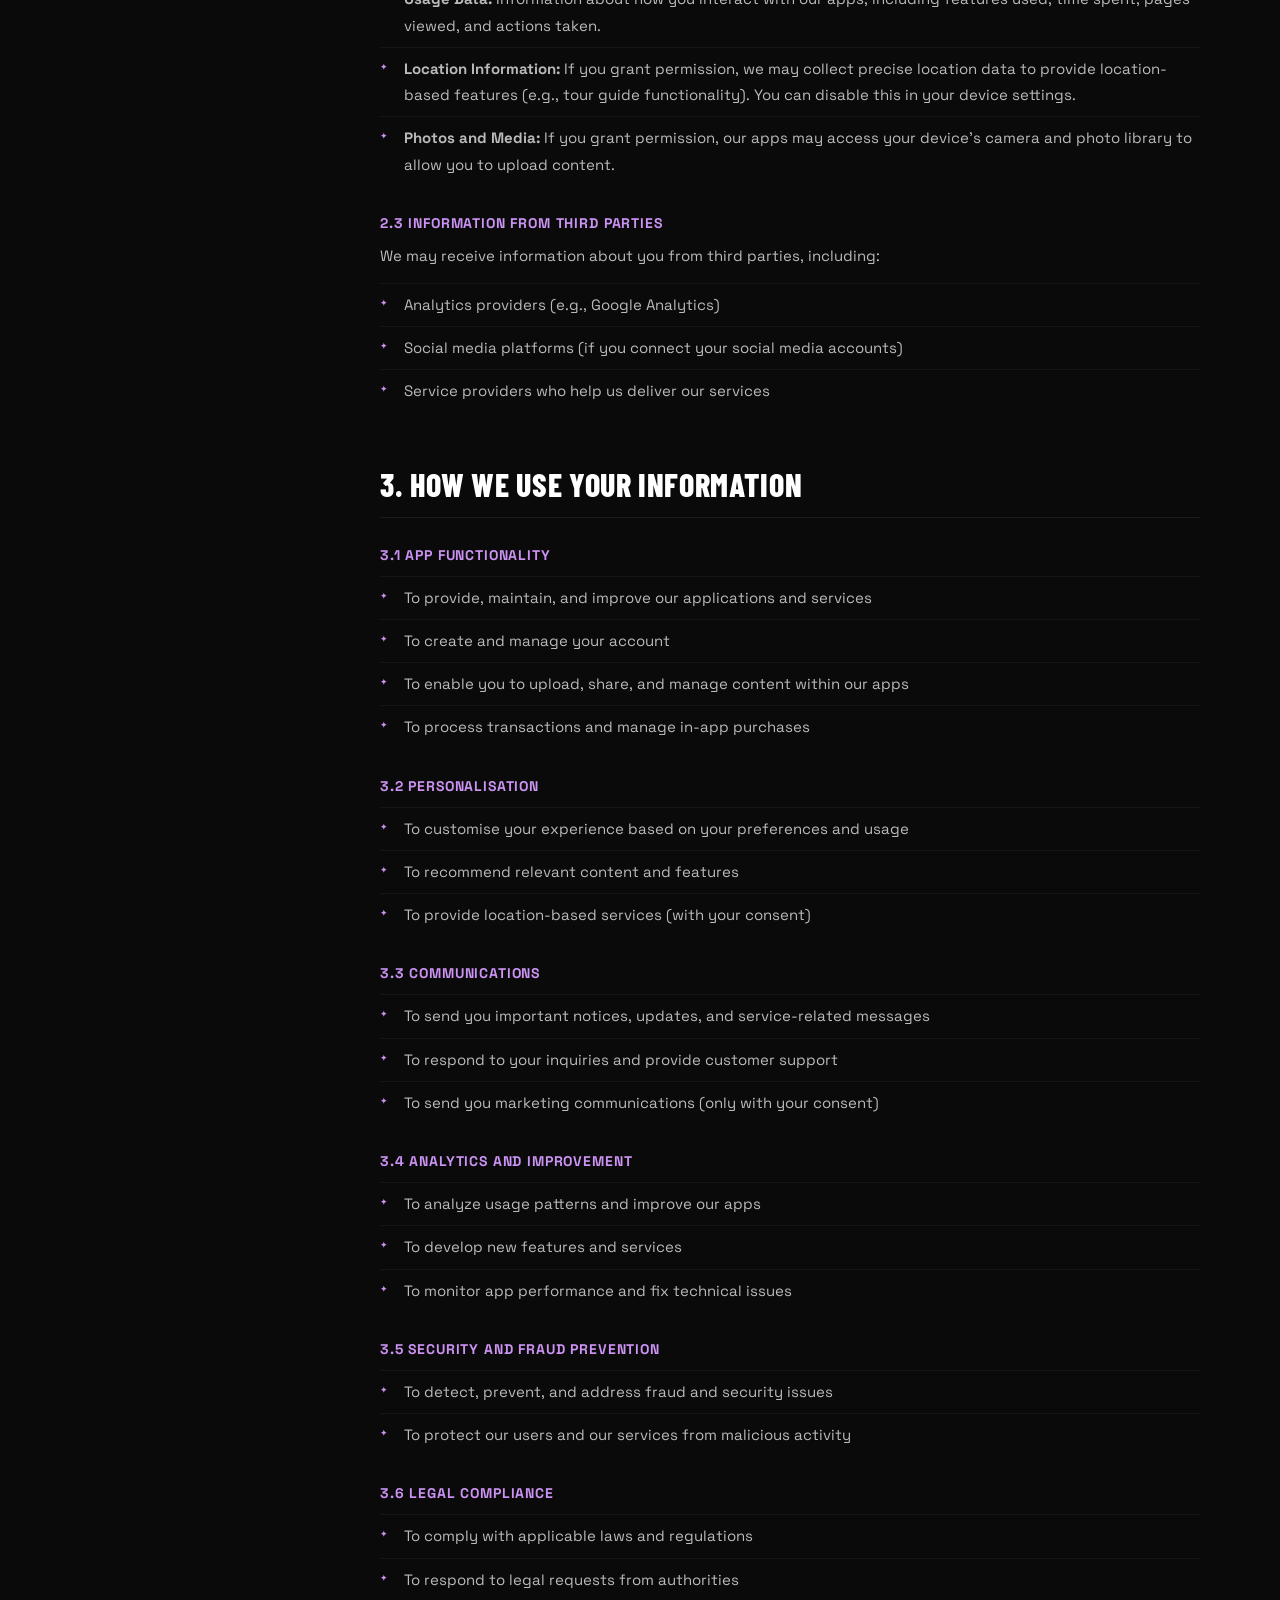
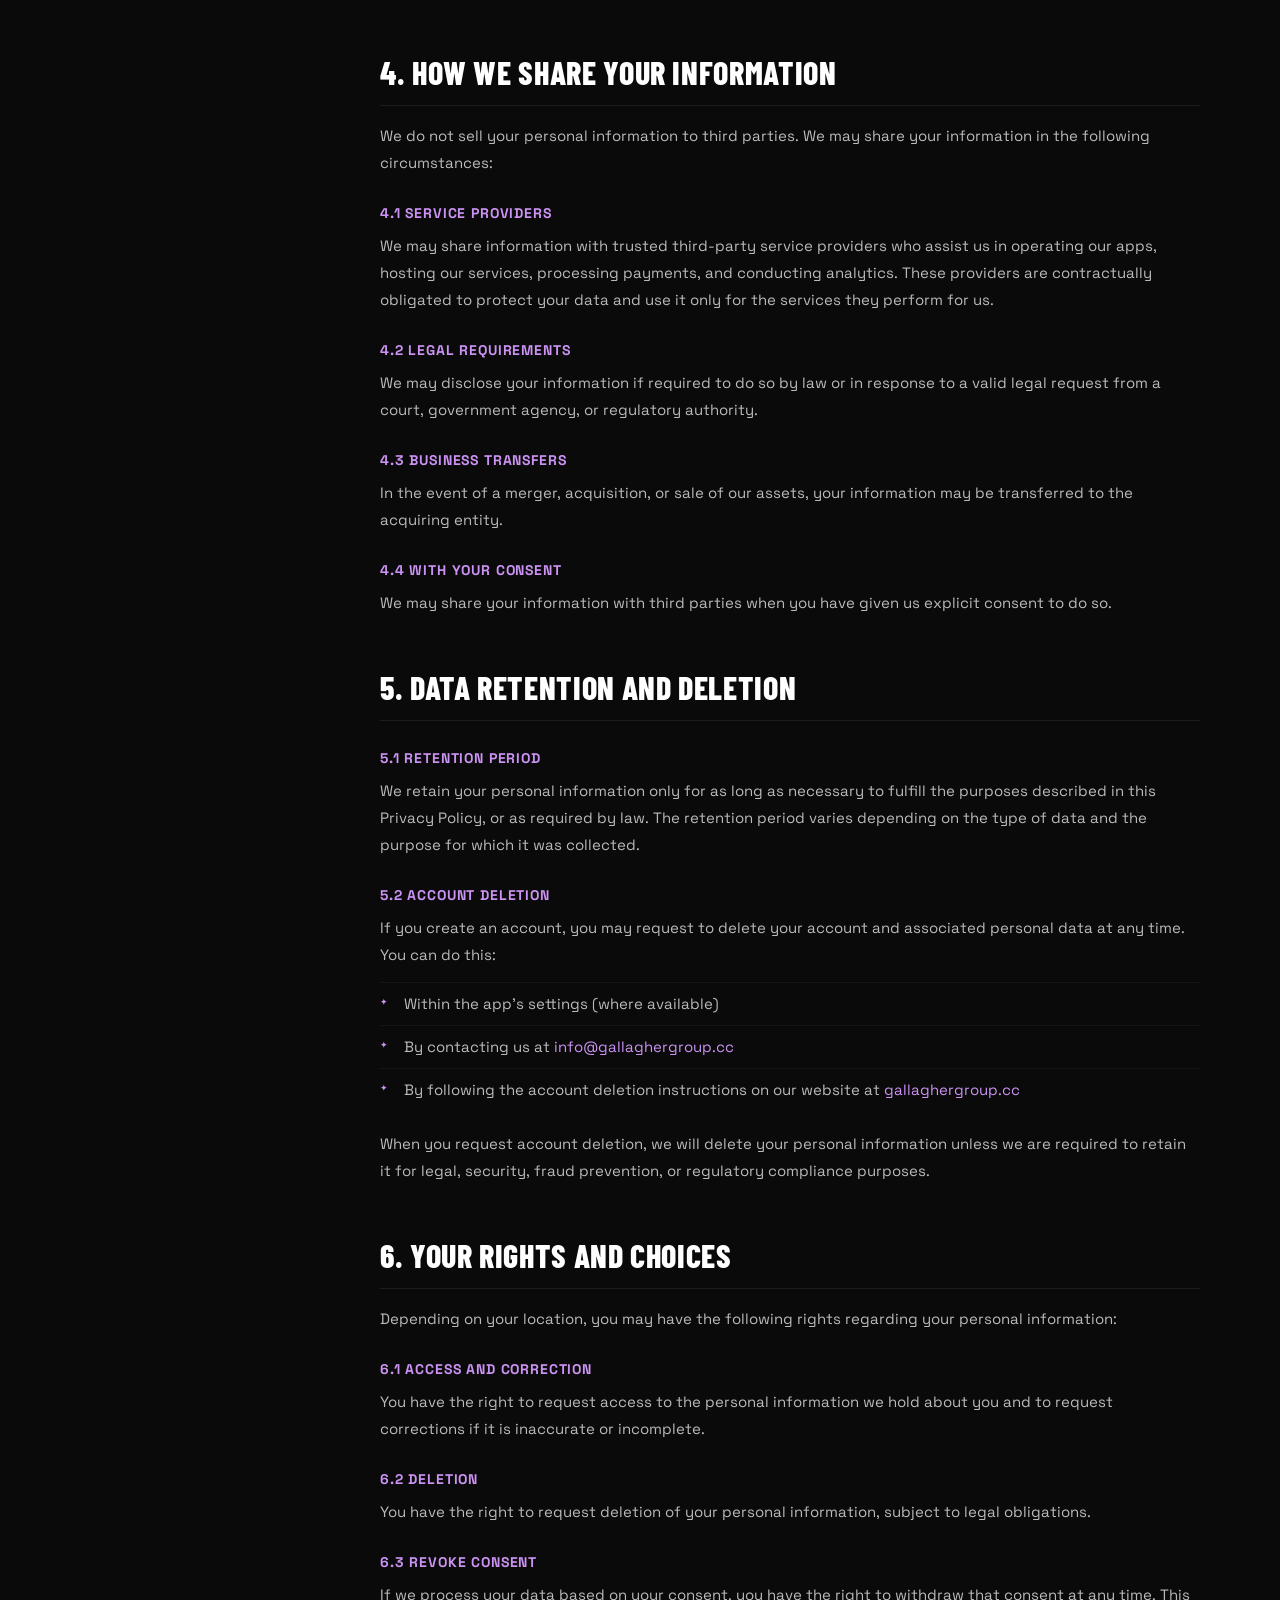
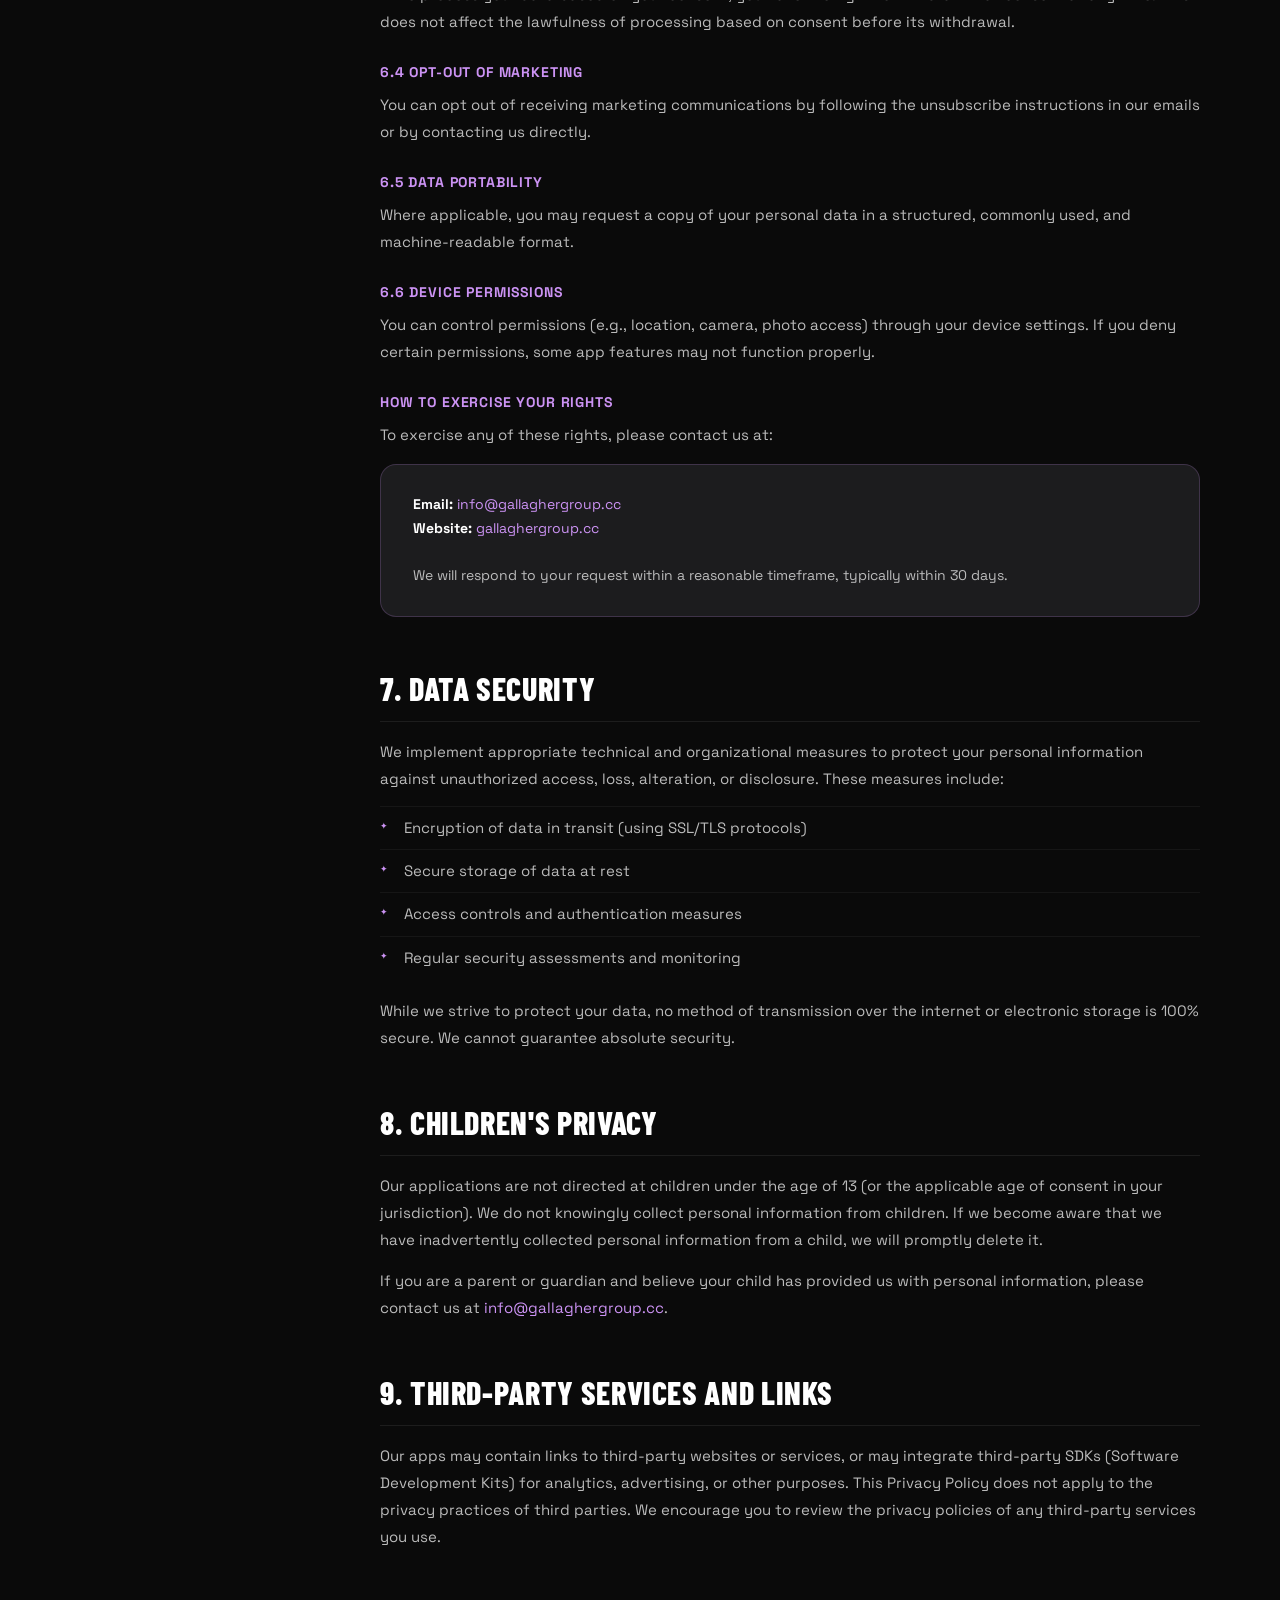
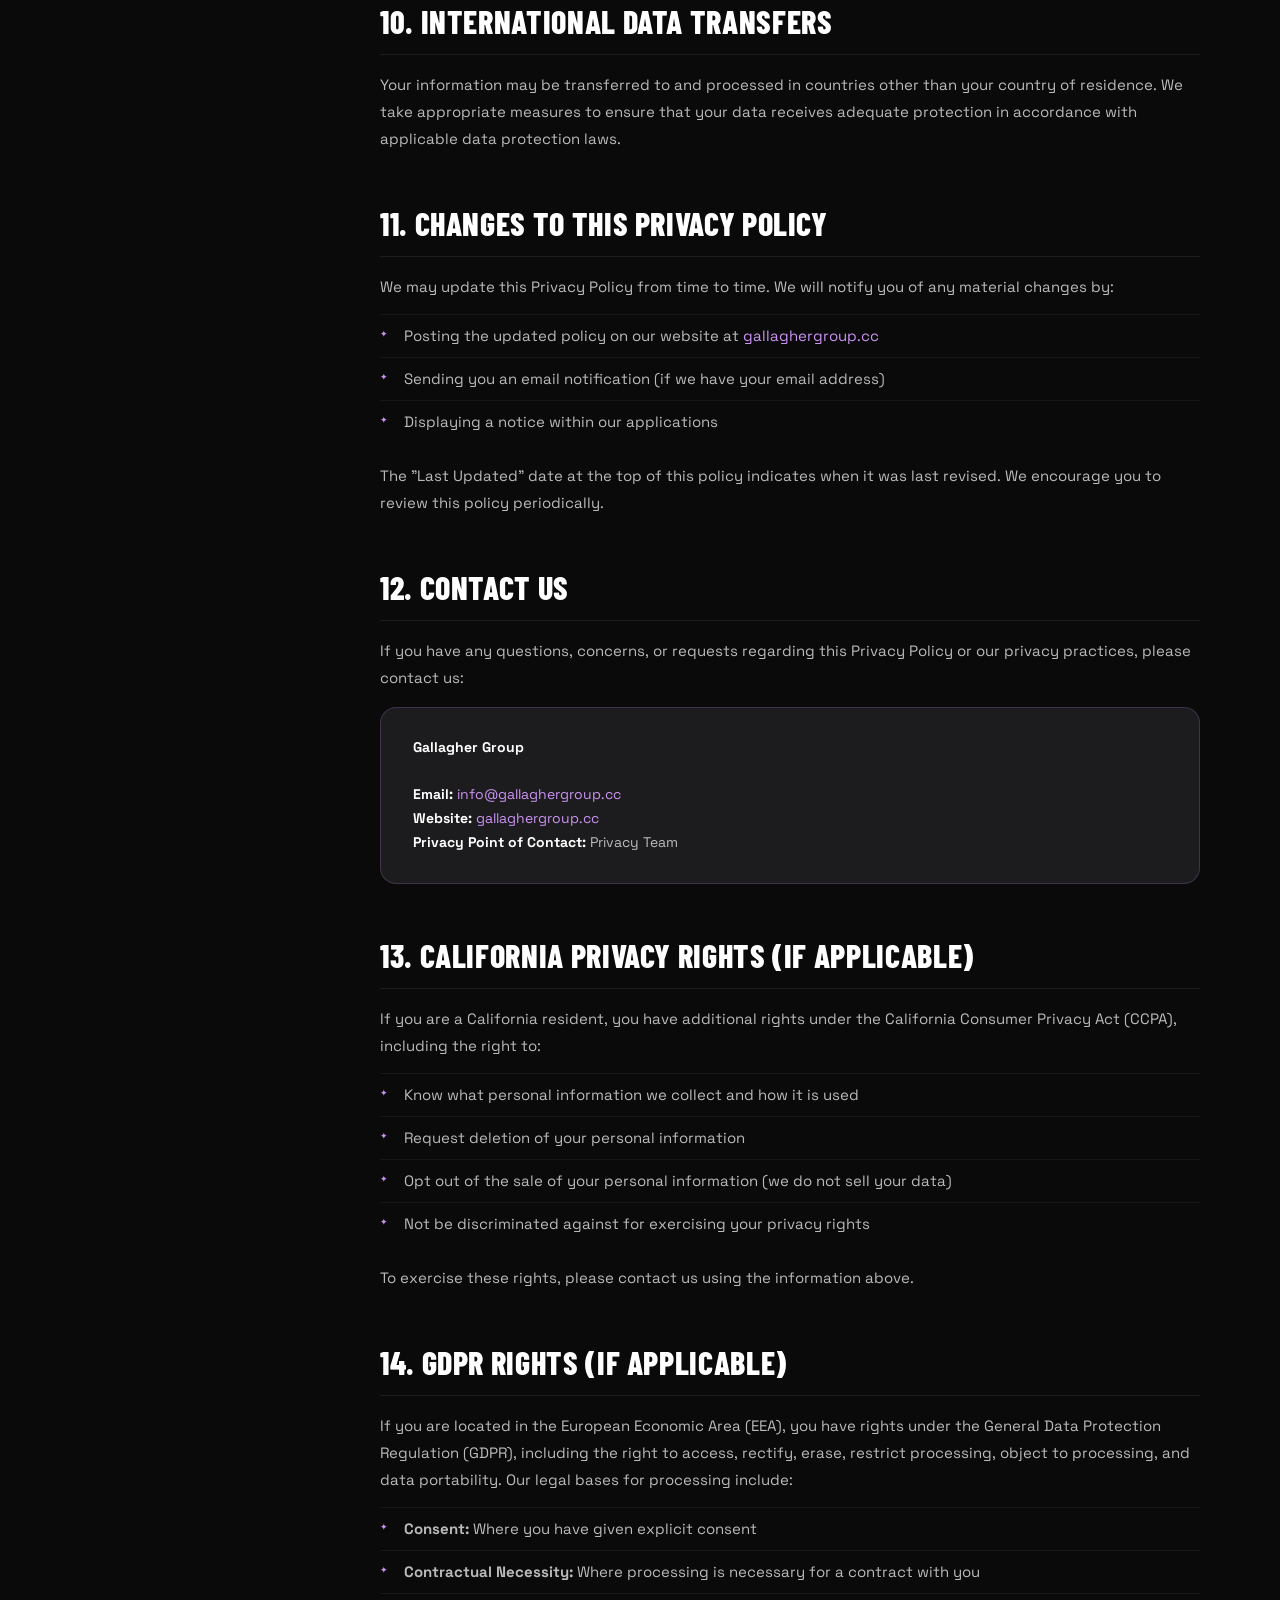
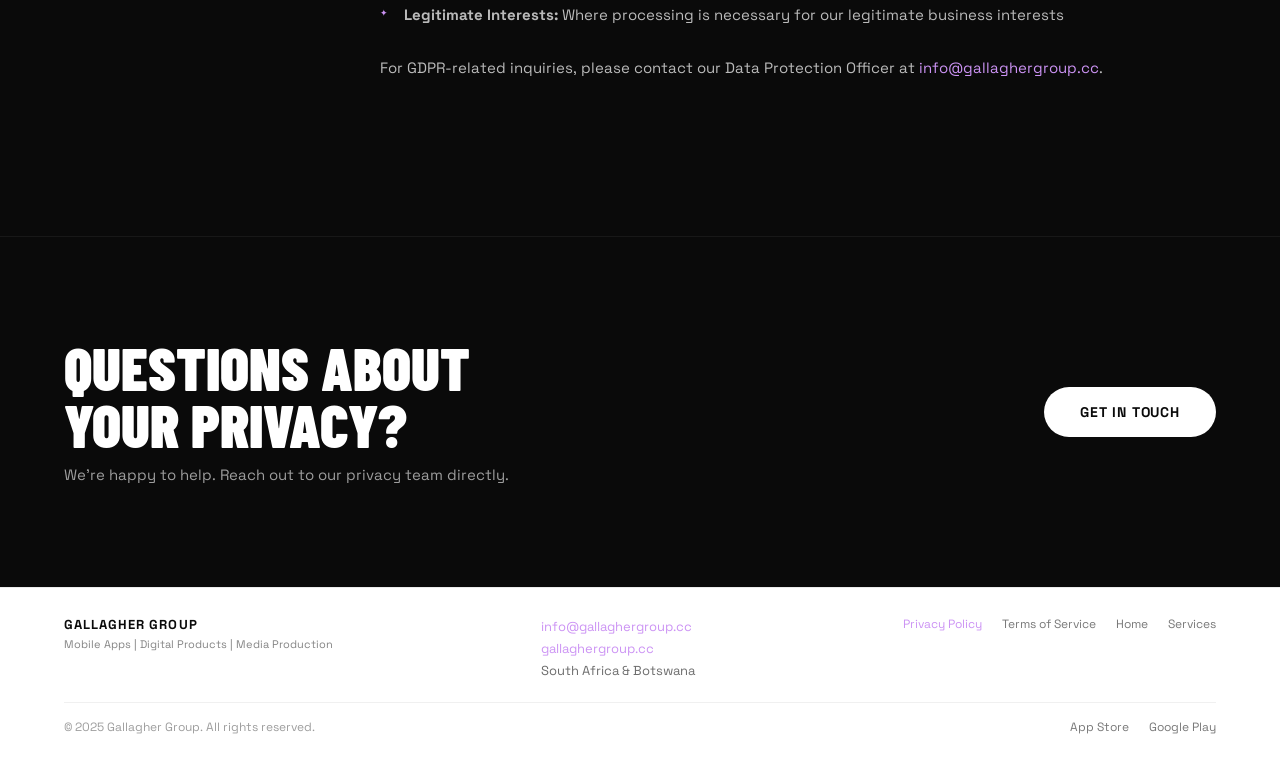
<file: privacy.html>
<!DOCTYPE html>
<html lang="en">
<head>
  <meta charset="UTF-8" />
  <meta name="viewport" content="width=device-width, initial-scale=1.0" />
  <title>Privacy Policy – Gallagher Group</title>
  <meta name="description" content="Privacy Policy for Gallagher Group mobile applications and services, including the African AI Tour Guide App." />
  <link rel="preconnect" href="https://fonts.googleapis.com" />
  <link rel="preconnect" href="https://fonts.gstatic.com" crossorigin />
  <link href="https://fonts.googleapis.com/css2?family=Space+Grotesk:wght@300;400;500;600;700&family=Barlow+Condensed:wght@700;800;900&display=swap" rel="stylesheet" />
  <link rel="stylesheet" href="style.css" />
  <style>
    /* ─── PRIVACY PAGE SPECIFIC ─── */
    .privacy-wrap {
      max-width: 820px;
      margin: 0 auto;
    }
    .privacy-meta {
      font-size: 12px;
      font-weight: 600;
      letter-spacing: 0.12em;
      text-transform: uppercase;
      color: #CC93F4;
      margin-bottom: 12px;
    }
    .privacy-section {
      margin-bottom: 52px;
    }
    .privacy-section h2 {
      font-family: 'Barlow Condensed', sans-serif;
      font-weight: 800;
      font-size: clamp(22px, 3vw, 32px);
      text-transform: uppercase;
      letter-spacing: 0.02em;
      color: #fff;
      margin-bottom: 16px;
      padding-bottom: 14px;
      border-bottom: 1px solid rgba(255,255,255,0.08);
    }
    .privacy-section h3 {
      font-weight: 700;
      font-size: 14px;
      letter-spacing: 0.06em;
      text-transform: uppercase;
      color: #CC93F4;
      margin: 28px 0 10px;
    }
    .privacy-section p {
      font-size: 15px;
      line-height: 1.8;
      color: rgba(255,255,255,0.72);
      margin-bottom: 14px;
    }
    .privacy-section ul {
      list-style: none;
      margin: 12px 0 18px;
      padding: 0;
    }
    .privacy-section ul li {
      font-size: 15px;
      line-height: 1.75;
      color: rgba(255,255,255,0.72);
      padding: 8px 0 8px 24px;
      position: relative;
      border-top: 1px solid rgba(255,255,255,0.05);
    }
    .privacy-section ul li::before {
      content: '✦';
      position: absolute;
      left: 0;
      color: #CC93F4;
      font-size: 9px;
      top: 12px;
    }
    .privacy-section a {
      color: #CC93F4;
      text-decoration: none;
    }
    .privacy-section a:hover { text-decoration: underline; }

    /* Contact highlight box */
    .privacy-contact-box {
      background: #1c1c1e;
      border: 1px solid rgba(204,147,244,0.2);
      border-radius: 16px;
      padding: 28px 32px;
      margin-top: 16px;
    }
    .privacy-contact-box p {
      margin: 0;
      font-size: 14px;
      color: rgba(255,255,255,0.7);
      line-height: 1.7;
    }
    .privacy-contact-box strong { color: #fff; }

    /* TOC sidebar on desktop */
    .privacy-layout {
      display: grid;
      grid-template-columns: 1fr;
      gap: 0;
    }
    @media (min-width: 1100px) {
      .privacy-layout { grid-template-columns: 220px 1fr; gap: 80px; align-items: start; }
    }
    .privacy-toc {
      display: none;
    }
    @media (min-width: 1100px) {
      .privacy-toc {
        display: block;
        position: sticky;
        top: 100px;
        padding-top: 8px;
      }
    }
    .toc-title {
      font-size: 10px;
      font-weight: 700;
      letter-spacing: 0.16em;
      text-transform: uppercase;
      color: rgba(255,255,255,0.35);
      margin-bottom: 16px;
    }
    .toc-list { list-style: none; }
    .toc-list li { margin-bottom: 2px; }
    .toc-list a {
      font-size: 12px;
      color: rgba(255,255,255,0.45);
      text-decoration: none;
      line-height: 1.6;
      display: block;
      padding: 5px 0 5px 10px;
      border-left: 2px solid rgba(255,255,255,0.06);
      transition: color 0.2s, border-color 0.2s;
    }
    .toc-list a:hover {
      color: #CC93F4;
      border-left-color: #CC93F4;
    }
  </style>
</head>
<body>

  <!-- ─── NAV ─── -->
  <nav>
    <a class="nav-logo" href="index.html">GALLAGHER<span>Mobile Apps | Media Production</span></a>
    <div class="nav-links">
      <a href="index.html">Home</a>
      <a href="services.html">Services</a>
      <a href="about.html">About Us</a>
      <a href="index.html#contact">Contact</a>
    </div>
    <div class="nav-menu">
      <span class="nav-dot"></span>
      <span class="nav-dot"></span>
      <span class="nav-dot"></span>
    </div>
    <a class="nav-cta" href="index.html#contact">Let's Build</a>
  </nav>

  <!-- ─── PAGE HEADER ─── -->
  <header class="page-header">
    <p class="page-eyebrow">Legal</p>
    <h1 class="page-title">Privacy<br>Policy</h1>
    <p class="page-sub">How Gallagher Group collects, uses, and protects your personal information across our apps and services.</p>
  </header>

  <!-- ─── PRIVACY CONTENT ─── -->
  <section class="content-section content-section--dark">
    <div class="privacy-layout">

      <!-- TABLE OF CONTENTS (desktop sticky sidebar) -->
      <nav class="privacy-toc" aria-label="Table of contents">
        <p class="toc-title">Contents</p>
        <ul class="toc-list">
          <li><a href="#s1">1. Introduction</a></li>
          <li><a href="#s2">2. Information We Collect</a></li>
          <li><a href="#s3">3. How We Use Your Info</a></li>
          <li><a href="#s4">4. How We Share Info</a></li>
          <li><a href="#s5">5. Data Retention</a></li>
          <li><a href="#s6">6. Your Rights</a></li>
          <li><a href="#s7">7. Data Security</a></li>
          <li><a href="#s8">8. Children's Privacy</a></li>
          <li><a href="#s9">9. Third-Party Services</a></li>
          <li><a href="#s10">10. International Transfers</a></li>
          <li><a href="#s11">11. Policy Changes</a></li>
          <li><a href="#s12">12. Contact Us</a></li>
          <li><a href="#s13">13. California Rights</a></li>
          <li><a href="#s14">14. GDPR Rights</a></li>
        </ul>
      </nav>

      <!-- MAIN CONTENT -->
      <div class="privacy-wrap">
        <p class="privacy-meta">Last Updated: July 2026</p>

        <!-- 1 -->
        <div class="privacy-section reveal" id="s1">
          <h2>1. Introduction</h2>
          <p>Gallagher Group ("we," "our," or "us") is committed to protecting your privacy. This Privacy Policy explains how we collect, use, disclose, and safeguard your personal information when you use our mobile applications, visit our website, or interact with us.</p>
          <p>This policy applies to all applications developed and published by Gallagher Group, including our <strong>African AI Tour Guide App</strong> and any other apps we develop. By using our apps and services, you agree to the collection and use of information in accordance with this policy.</p>
        </div>

        <!-- 2 -->
        <div class="privacy-section reveal" id="s2">
          <h2>2. Information We Collect</h2>

          <h3>2.1 Information You Provide to Us</h3>
          <p>We may collect the following types of information that you voluntarily provide:</p>
          <ul>
            <li><strong>Account Information:</strong> When you create an account, we collect your name, email address, username, and password.</li>
            <li><strong>Profile Information:</strong> Information you provide for your user profile, such as profile pictures, preferences, and interests.</li>
            <li><strong>User Content:</strong> Photos, videos, messages, comments, and other content you upload or submit through our apps.</li>
            <li><strong>Feedback and Communications:</strong> Information you provide when you contact us for support, provide feedback, or participate in surveys.</li>
          </ul>

          <h3>2.2 Information We Collect Automatically</h3>
          <p>When you use our applications, we automatically collect:</p>
          <ul>
            <li><strong>Device Information:</strong> Device type, operating system version, unique device identifiers (such as IDFA and Android Advertising ID), and device settings.</li>
            <li><strong>Usage Data:</strong> Information about how you interact with our apps, including features used, time spent, pages viewed, and actions taken.</li>
            <li><strong>Location Information:</strong> If you grant permission, we may collect precise location data to provide location-based features (e.g., tour guide functionality). You can disable this in your device settings.</li>
            <li><strong>Photos and Media:</strong> If you grant permission, our apps may access your device's camera and photo library to allow you to upload content.</li>
          </ul>

          <h3>2.3 Information from Third Parties</h3>
          <p>We may receive information about you from third parties, including:</p>
          <ul>
            <li>Analytics providers (e.g., Google Analytics)</li>
            <li>Social media platforms (if you connect your social media accounts)</li>
            <li>Service providers who help us deliver our services</li>
          </ul>
        </div>

        <!-- 3 -->
        <div class="privacy-section reveal" id="s3">
          <h2>3. How We Use Your Information</h2>

          <h3>3.1 App Functionality</h3>
          <ul>
            <li>To provide, maintain, and improve our applications and services</li>
            <li>To create and manage your account</li>
            <li>To enable you to upload, share, and manage content within our apps</li>
            <li>To process transactions and manage in-app purchases</li>
          </ul>

          <h3>3.2 Personalisation</h3>
          <ul>
            <li>To customise your experience based on your preferences and usage</li>
            <li>To recommend relevant content and features</li>
            <li>To provide location-based services (with your consent)</li>
          </ul>

          <h3>3.3 Communications</h3>
          <ul>
            <li>To send you important notices, updates, and service-related messages</li>
            <li>To respond to your inquiries and provide customer support</li>
            <li>To send you marketing communications (only with your consent)</li>
          </ul>

          <h3>3.4 Analytics and Improvement</h3>
          <ul>
            <li>To analyze usage patterns and improve our apps</li>
            <li>To develop new features and services</li>
            <li>To monitor app performance and fix technical issues</li>
          </ul>

          <h3>3.5 Security and Fraud Prevention</h3>
          <ul>
            <li>To detect, prevent, and address fraud and security issues</li>
            <li>To protect our users and our services from malicious activity</li>
          </ul>

          <h3>3.6 Legal Compliance</h3>
          <ul>
            <li>To comply with applicable laws and regulations</li>
            <li>To respond to legal requests from authorities</li>
          </ul>
        </div>

        <!-- 4 -->
        <div class="privacy-section reveal" id="s4">
          <h2>4. How We Share Your Information</h2>
          <p>We do not sell your personal information to third parties. We may share your information in the following circumstances:</p>

          <h3>4.1 Service Providers</h3>
          <p>We may share information with trusted third-party service providers who assist us in operating our apps, hosting our services, processing payments, and conducting analytics. These providers are contractually obligated to protect your data and use it only for the services they perform for us.</p>

          <h3>4.2 Legal Requirements</h3>
          <p>We may disclose your information if required to do so by law or in response to a valid legal request from a court, government agency, or regulatory authority.</p>

          <h3>4.3 Business Transfers</h3>
          <p>In the event of a merger, acquisition, or sale of our assets, your information may be transferred to the acquiring entity.</p>

          <h3>4.4 With Your Consent</h3>
          <p>We may share your information with third parties when you have given us explicit consent to do so.</p>
        </div>

        <!-- 5 -->
        <div class="privacy-section reveal" id="s5">
          <h2>5. Data Retention and Deletion</h2>

          <h3>5.1 Retention Period</h3>
          <p>We retain your personal information only for as long as necessary to fulfill the purposes described in this Privacy Policy, or as required by law. The retention period varies depending on the type of data and the purpose for which it was collected.</p>

          <h3>5.2 Account Deletion</h3>
          <p>If you create an account, you may request to delete your account and associated personal data at any time. You can do this:</p>
          <ul>
            <li>Within the app's settings (where available)</li>
            <li>By contacting us at <a href="mailto:info@gallaghergroup.cc">info@gallaghergroup.cc</a></li>
            <li>By following the account deletion instructions on our website at <a href="https://gallaghergroup.cc" target="_blank">gallaghergroup.cc</a></li>
          </ul>
          <p>When you request account deletion, we will delete your personal information unless we are required to retain it for legal, security, fraud prevention, or regulatory compliance purposes.</p>
        </div>

        <!-- 6 -->
        <div class="privacy-section reveal" id="s6">
          <h2>6. Your Rights and Choices</h2>
          <p>Depending on your location, you may have the following rights regarding your personal information:</p>

          <h3>6.1 Access and Correction</h3>
          <p>You have the right to request access to the personal information we hold about you and to request corrections if it is inaccurate or incomplete.</p>

          <h3>6.2 Deletion</h3>
          <p>You have the right to request deletion of your personal information, subject to legal obligations.</p>

          <h3>6.3 Revoke Consent</h3>
          <p>If we process your data based on your consent, you have the right to withdraw that consent at any time. This does not affect the lawfulness of processing based on consent before its withdrawal.</p>

          <h3>6.4 Opt-Out of Marketing</h3>
          <p>You can opt out of receiving marketing communications by following the unsubscribe instructions in our emails or by contacting us directly.</p>

          <h3>6.5 Data Portability</h3>
          <p>Where applicable, you may request a copy of your personal data in a structured, commonly used, and machine-readable format.</p>

          <h3>6.6 Device Permissions</h3>
          <p>You can control permissions (e.g., location, camera, photo access) through your device settings. If you deny certain permissions, some app features may not function properly.</p>

          <h3>How to Exercise Your Rights</h3>
          <p>To exercise any of these rights, please contact us at:</p>
          <div class="privacy-contact-box">
            <p>
              <strong>Email:</strong> <a href="mailto:info@gallaghergroup.cc">info@gallaghergroup.cc</a><br>
              <strong>Website:</strong> <a href="https://gallaghergroup.cc" target="_blank">gallaghergroup.cc</a><br><br>
              We will respond to your request within a reasonable timeframe, typically within 30 days.
            </p>
          </div>
        </div>

        <!-- 7 -->
        <div class="privacy-section reveal" id="s7">
          <h2>7. Data Security</h2>
          <p>We implement appropriate technical and organizational measures to protect your personal information against unauthorized access, loss, alteration, or disclosure. These measures include:</p>
          <ul>
            <li>Encryption of data in transit (using SSL/TLS protocols)</li>
            <li>Secure storage of data at rest</li>
            <li>Access controls and authentication measures</li>
            <li>Regular security assessments and monitoring</li>
          </ul>
          <p>While we strive to protect your data, no method of transmission over the internet or electronic storage is 100% secure. We cannot guarantee absolute security.</p>
        </div>

        <!-- 8 -->
        <div class="privacy-section reveal" id="s8">
          <h2>8. Children's Privacy</h2>
          <p>Our applications are not directed at children under the age of 13 (or the applicable age of consent in your jurisdiction). We do not knowingly collect personal information from children. If we become aware that we have inadvertently collected personal information from a child, we will promptly delete it.</p>
          <p>If you are a parent or guardian and believe your child has provided us with personal information, please contact us at <a href="mailto:info@gallaghergroup.cc">info@gallaghergroup.cc</a>.</p>
        </div>

        <!-- 9 -->
        <div class="privacy-section reveal" id="s9">
          <h2>9. Third-Party Services and Links</h2>
          <p>Our apps may contain links to third-party websites or services, or may integrate third-party SDKs (Software Development Kits) for analytics, advertising, or other purposes. This Privacy Policy does not apply to the privacy practices of third parties. We encourage you to review the privacy policies of any third-party services you use.</p>
        </div>

        <!-- 10 -->
        <div class="privacy-section reveal" id="s10">
          <h2>10. International Data Transfers</h2>
          <p>Your information may be transferred to and processed in countries other than your country of residence. We take appropriate measures to ensure that your data receives adequate protection in accordance with applicable data protection laws.</p>
        </div>

        <!-- 11 -->
        <div class="privacy-section reveal" id="s11">
          <h2>11. Changes to This Privacy Policy</h2>
          <p>We may update this Privacy Policy from time to time. We will notify you of any material changes by:</p>
          <ul>
            <li>Posting the updated policy on our website at <a href="https://gallaghergroup.cc" target="_blank">gallaghergroup.cc</a></li>
            <li>Sending you an email notification (if we have your email address)</li>
            <li>Displaying a notice within our applications</li>
          </ul>
          <p>The "Last Updated" date at the top of this policy indicates when it was last revised. We encourage you to review this policy periodically.</p>
        </div>

        <!-- 12 -->
        <div class="privacy-section reveal" id="s12">
          <h2>12. Contact Us</h2>
          <p>If you have any questions, concerns, or requests regarding this Privacy Policy or our privacy practices, please contact us:</p>
          <div class="privacy-contact-box">
            <p>
              <strong>Gallagher Group</strong><br><br>
              <strong>Email:</strong> <a href="mailto:info@gallaghergroup.cc">info@gallaghergroup.cc</a><br>
              <strong>Website:</strong> <a href="https://gallaghergroup.cc" target="_blank">gallaghergroup.cc</a><br>
              <strong>Privacy Point of Contact:</strong> Privacy Team
            </p>
          </div>
        </div>

        <!-- 13 -->
        <div class="privacy-section reveal" id="s13">
          <h2>13. California Privacy Rights (If Applicable)</h2>
          <p>If you are a California resident, you have additional rights under the California Consumer Privacy Act (CCPA), including the right to:</p>
          <ul>
            <li>Know what personal information we collect and how it is used</li>
            <li>Request deletion of your personal information</li>
            <li>Opt out of the sale of your personal information (we do not sell your data)</li>
            <li>Not be discriminated against for exercising your privacy rights</li>
          </ul>
          <p>To exercise these rights, please contact us using the information above.</p>
        </div>

        <!-- 14 -->
        <div class="privacy-section reveal" id="s14">
          <h2>14. GDPR Rights (If Applicable)</h2>
          <p>If you are located in the European Economic Area (EEA), you have rights under the General Data Protection Regulation (GDPR), including the right to access, rectify, erase, restrict processing, object to processing, and data portability. Our legal bases for processing include:</p>
          <ul>
            <li><strong>Consent:</strong> Where you have given explicit consent</li>
            <li><strong>Contractual Necessity:</strong> Where processing is necessary for a contract with you</li>
            <li><strong>Legitimate Interests:</strong> Where processing is necessary for our legitimate business interests</li>
          </ul>
          <p>For GDPR-related inquiries, please contact our Data Protection Officer at <a href="mailto:info@gallaghergroup.cc">info@gallaghergroup.cc</a>.</p>
        </div>

      </div><!-- /privacy-wrap -->
    </div><!-- /privacy-layout -->
  </section>

  <!-- ─── PAGE CTA ─── -->
  <section class="page-cta-section reveal">
    <div>
      <h2 class="page-cta-title">Questions About<br>Your Privacy?</h2>
      <p class="page-cta-sub">We're happy to help. Reach out to our privacy team directly.</p>
    </div>
    <a class="btn-primary" href="index.html#contact">Get in Touch</a>
  </section>

  <!-- ─── FOOTER ─── -->
  <footer>
    <div class="footer-inner">
      <div class="footer-brand">
        <span class="footer-brand-name">Gallagher Group</span>
        <span class="footer-brand-sub">Mobile Apps | Digital Products | Media Production</span>
      </div>
      <div class="footer-contact">
        <a href="mailto:info@gallaghergroup.cc">info@gallaghergroup.cc</a><br>
        <a href="https://gallaghergroup.cc" target="_blank">gallaghergroup.cc</a><br>
        South Africa &amp; Botswana
      </div>
      <div class="footer-links">
        <a href="privacy.html" style="color:#CC93F4;">Privacy Policy</a>
        <a href="terms.html">Terms of Service</a>
        <a href="index.html">Home</a>
        <a href="services.html">Services</a>
      </div>
    </div>
    <div class="footer-bottom">
      <span class="footer-copy">© 2025 Gallagher Group. All rights reserved.</span>
      <div class="footer-links">
        <a href="#">App Store</a>
        <a href="#">Google Play</a>
      </div>
    </div>
  </footer>

  <script>
    const revealEls = document.querySelectorAll('.reveal');
    const observer = new IntersectionObserver((entries) => {
      entries.forEach(e => {
        if (e.isIntersecting) { e.target.classList.add('visible'); observer.unobserve(e.target); }
      });
    }, { threshold: 0.08 });
    revealEls.forEach(el => observer.observe(el));

    const navEl = document.querySelector('nav');
    window.addEventListener('scroll', () => {
      if (window.scrollY > 60) {
        navEl.style.background = 'rgba(10,10,10,0.88)';
        navEl.style.backdropFilter = 'blur(14px)';
      } else {
        navEl.style.background = 'transparent';
        navEl.style.backdropFilter = 'none';
      }
    });
  </script>
</body>
</html>
</file>
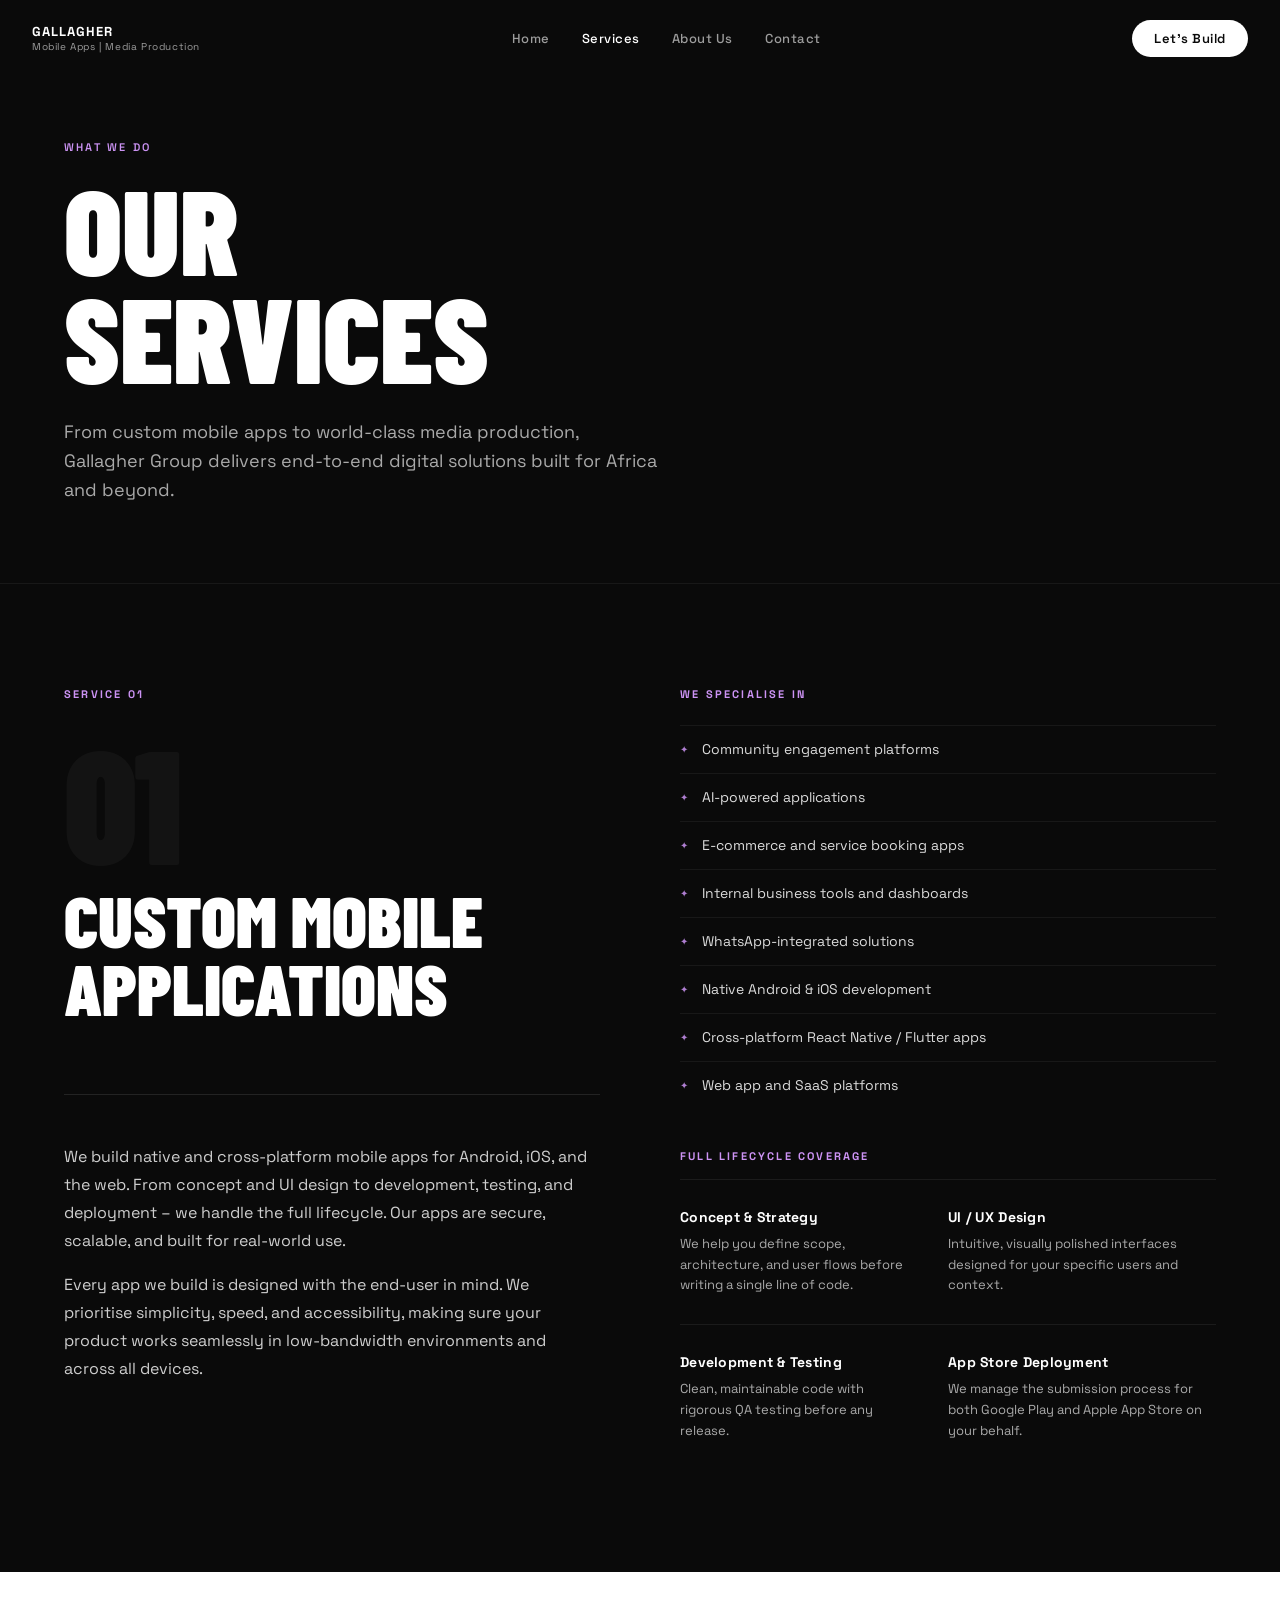
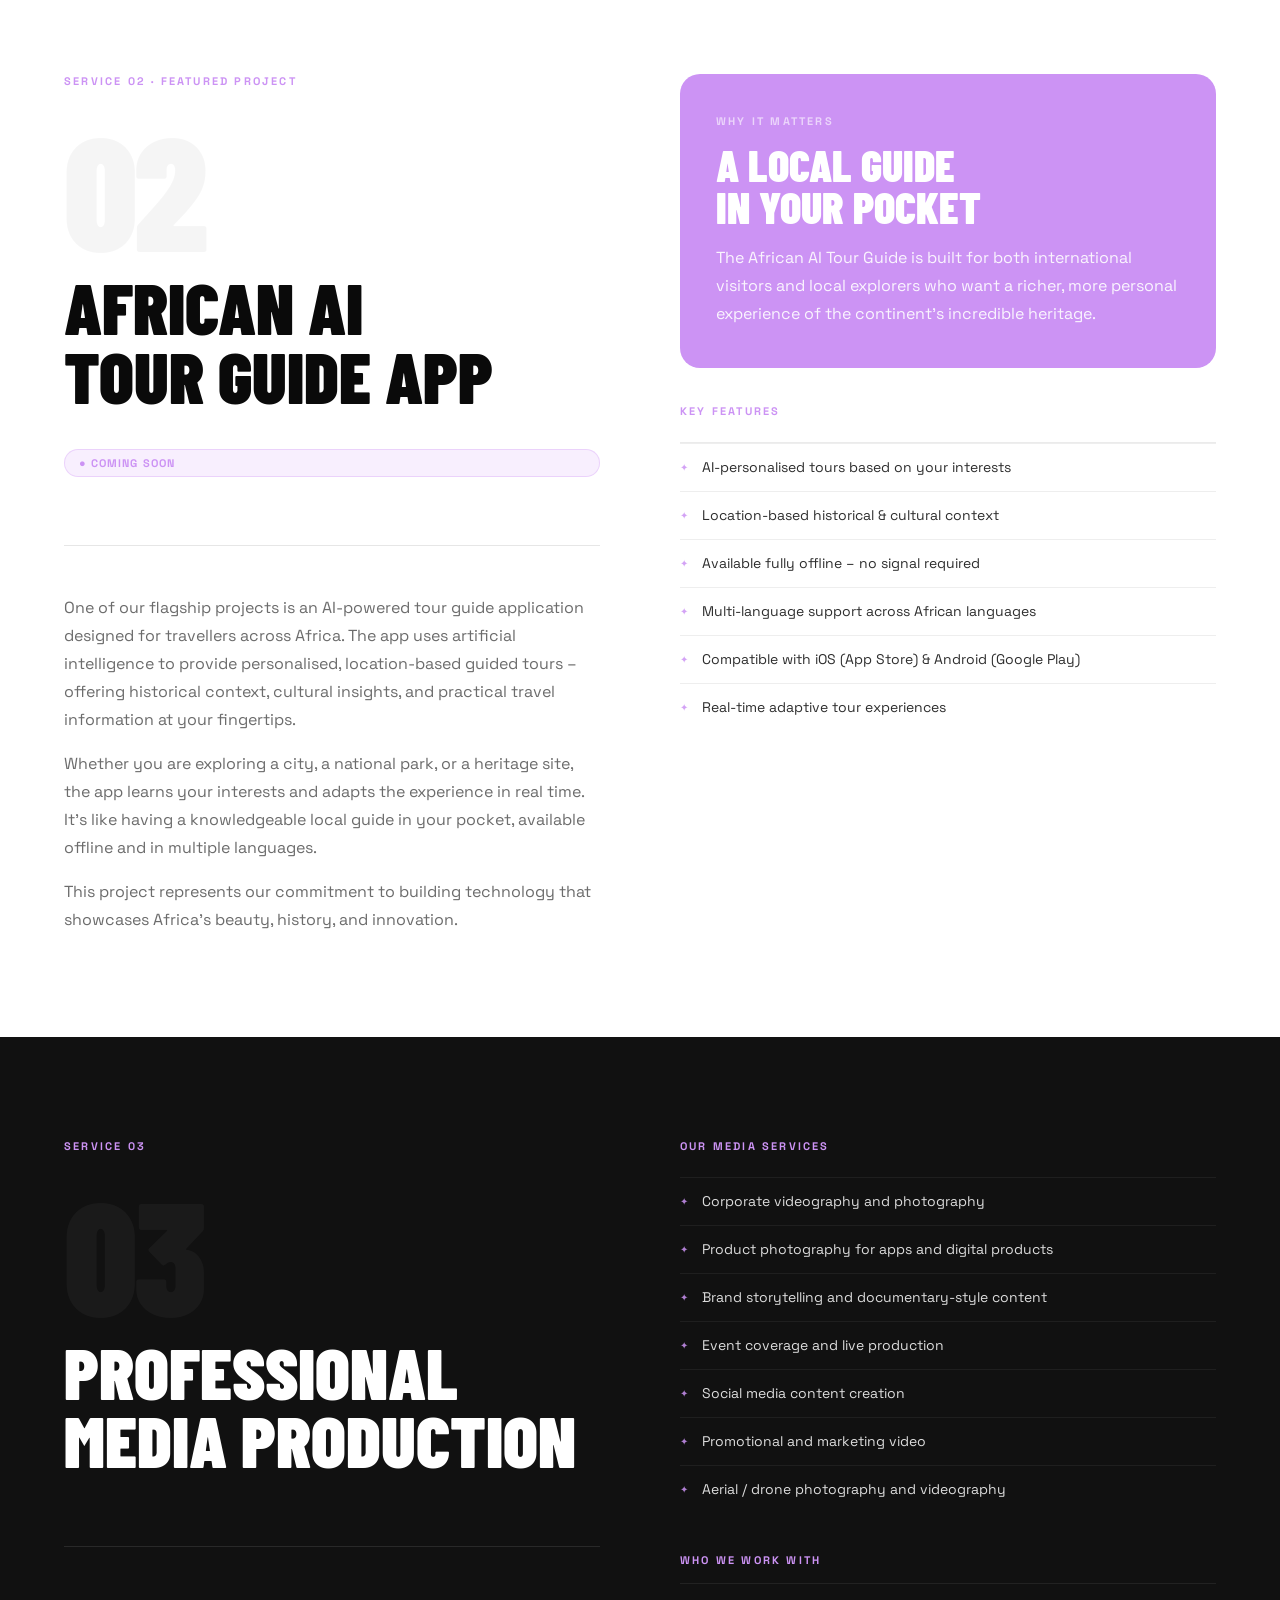
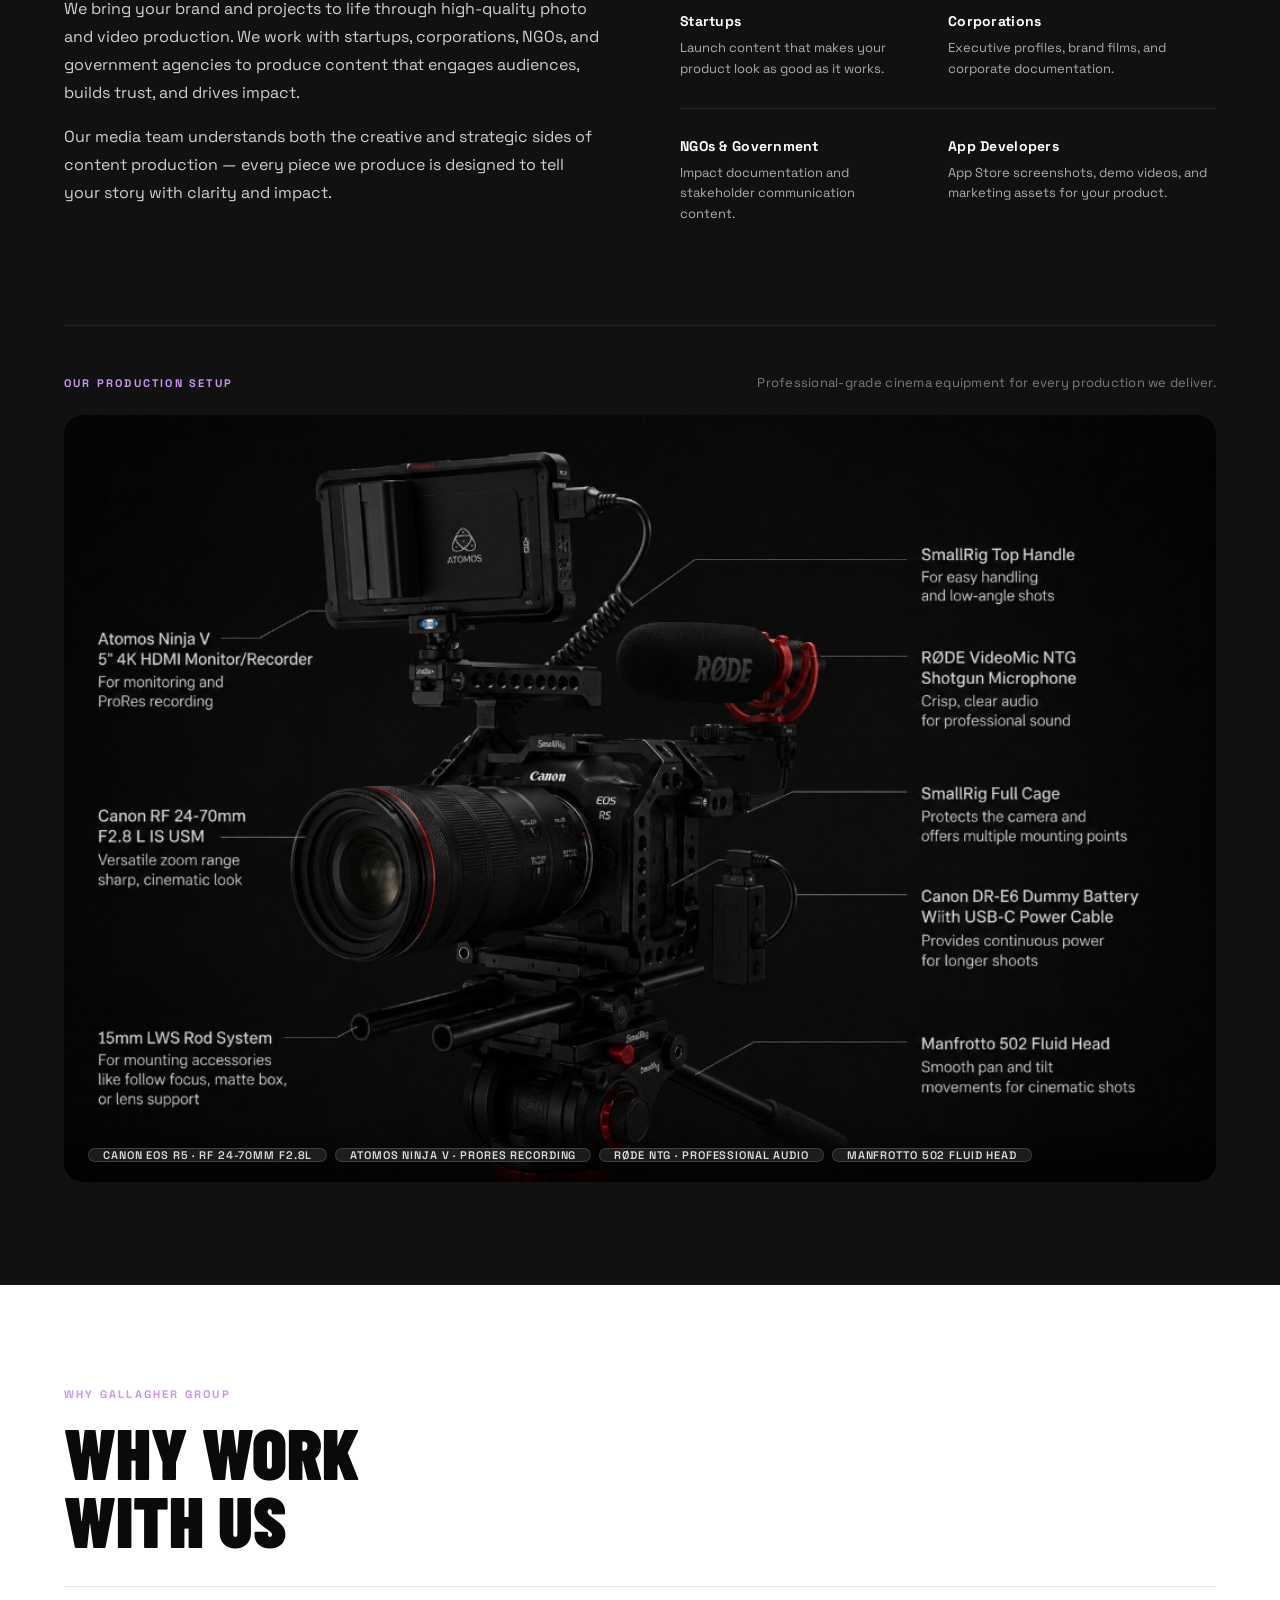
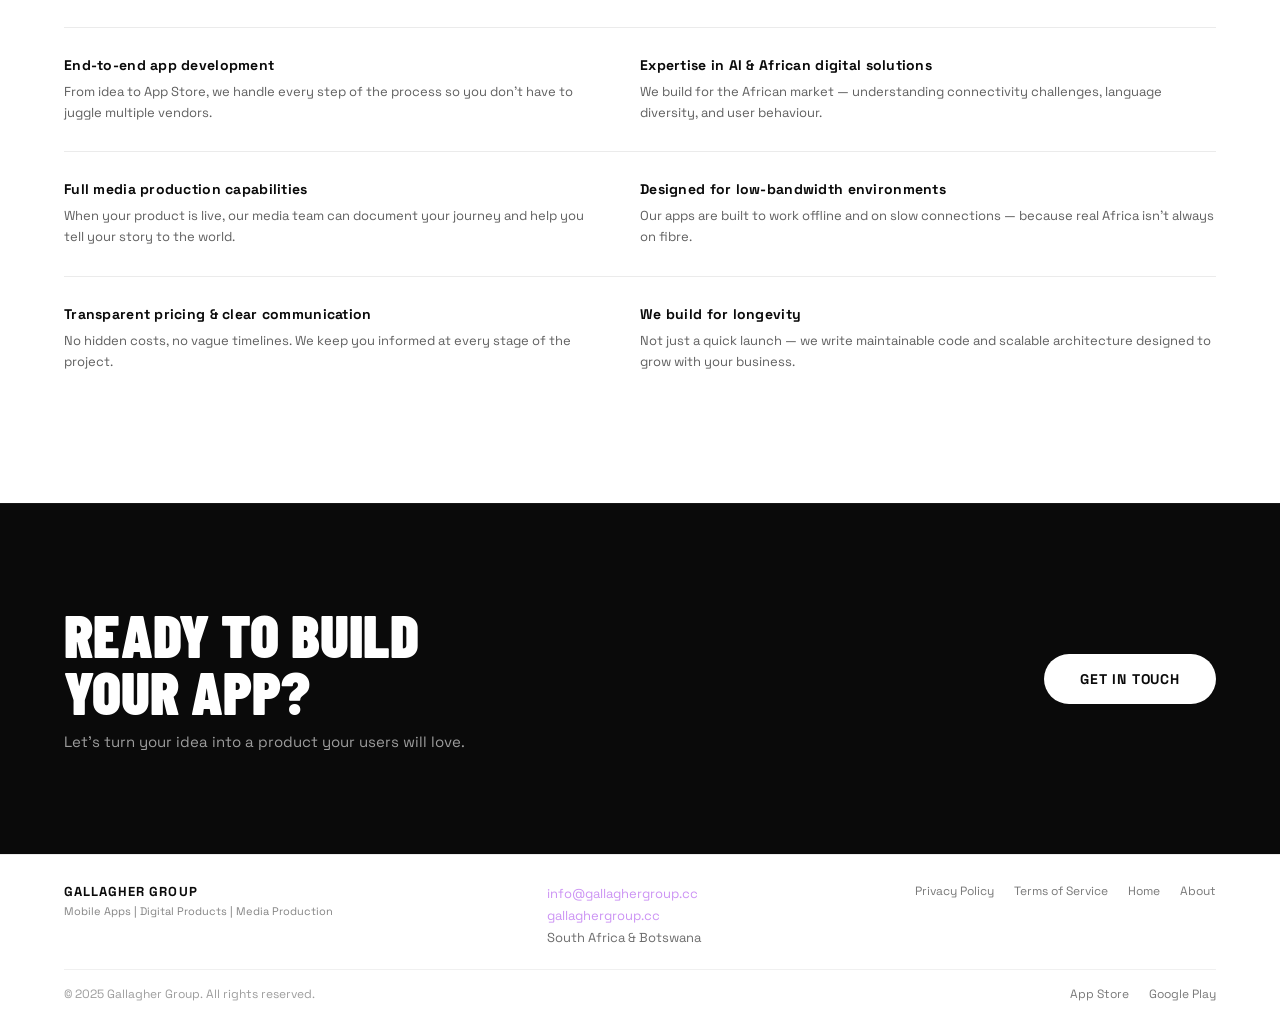
<file: services.html>
<!DOCTYPE html>
<html lang="en">
<head>
  <meta charset="UTF-8" />
  <meta name="viewport" content="width=device-width, initial-scale=1.0" />
  <title>Services – Gallagher Group</title>
  <meta name="description" content="Gallagher Group services: Custom Mobile App Development, African AI Tour Guide App, and Professional Media Production." />
  <link rel="preconnect" href="https://fonts.googleapis.com" />
  <link rel="preconnect" href="https://fonts.gstatic.com" crossorigin />
  <link href="https://fonts.googleapis.com/css2?family=Space+Grotesk:wght@300;400;500;600;700&family=Barlow+Condensed:wght@700;800;900&display=swap" rel="stylesheet" />
  <link rel="stylesheet" href="style.css" />
</head>
<body>

  <!-- ─── NAV ─── -->
  <nav>
    <a class="nav-logo" href="index.html">GALLAGHER<span>Mobile Apps | Media Production</span></a>
    <div class="nav-links">
      <a href="index.html">Home</a>
      <a href="services.html" class="active">Services</a>
      <a href="about.html">About Us</a>
      <a href="index.html#contact">Contact</a>
    </div>
    <div class="nav-menu">
      <span class="nav-dot"></span>
      <span class="nav-dot"></span>
      <span class="nav-dot"></span>
    </div>
    <a class="nav-cta" href="index.html#contact">Let's Build</a>
  </nav>

  <!-- ─── PAGE HEADER ─── -->
  <header class="page-header">
    <p class="page-eyebrow">What We Do</p>
    <h1 class="page-title">Our<br>Services</h1>
    <p class="page-sub">From custom mobile apps to world-class media production, Gallagher Group delivers end-to-end digital solutions built for Africa and beyond.</p>
  </header>

  <!-- ═══════════════════════════════════════════ -->
  <!-- SERVICE 01: CUSTOM MOBILE APP DEVELOPMENT   -->
  <!-- ═══════════════════════════════════════════ -->
  <section class="content-section content-section--dark reveal">
    <div class="two-col">
      <div class="service-header">
        <p class="section-eyebrow">Service 01</p>
        <div class="service-number">01</div>
        <h2 class="section-title">Custom Mobile<br>Applications</h2>
        <div class="section-divider"></div>
        <div class="body-text">
          <p>We build native and cross-platform mobile apps for Android, iOS, and the web. From concept and UI design to development, testing, and deployment – we handle the full lifecycle. Our apps are secure, scalable, and built for real-world use.</p>
          <p>Every app we build is designed with the end-user in mind. We prioritise simplicity, speed, and accessibility, making sure your product works seamlessly in low-bandwidth environments and across all devices.</p>
        </div>
      </div>

      <div>
        <p class="section-eyebrow" style="margin-bottom: 20px;">We Specialise In</p>
        <ul class="bullet-list">
          <li>Community engagement platforms</li>
          <li>AI-powered applications</li>
          <li>E-commerce and service booking apps</li>
          <li>Internal business tools and dashboards</li>
          <li>WhatsApp-integrated solutions</li>
          <li>Native Android &amp; iOS development</li>
          <li>Cross-platform React Native / Flutter apps</li>
          <li>Web app and SaaS platforms</li>
        </ul>

        <div style="margin-top: 40px;">
          <p class="section-eyebrow" style="margin-bottom: 16px;">Full Lifecycle Coverage</p>
          <div class="why-grid" style="margin-top: 0;">
            <div class="why-item">
              <div class="why-title">Concept &amp; Strategy</div>
              <div class="why-body">We help you define scope, architecture, and user flows before writing a single line of code.</div>
            </div>
            <div class="why-item">
              <div class="why-title">UI / UX Design</div>
              <div class="why-body">Intuitive, visually polished interfaces designed for your specific users and context.</div>
            </div>
            <div class="why-item">
              <div class="why-title">Development &amp; Testing</div>
              <div class="why-body">Clean, maintainable code with rigorous QA testing before any release.</div>
            </div>
            <div class="why-item">
              <div class="why-title">App Store Deployment</div>
              <div class="why-body">We manage the submission process for both Google Play and Apple App Store on your behalf.</div>
            </div>
          </div>
        </div>
      </div>
    </div>
  </section>

  <!-- ═══════════════════════════════════════════ -->
  <!-- SERVICE 02: AFRICAN AI TOUR GUIDE           -->
  <!-- ═══════════════════════════════════════════ -->
  <section class="content-section content-section--light reveal">
    <div class="two-col">
      <div class="service-header">
        <p class="section-eyebrow" style="color:#CC93F4;">Service 02 · Featured Project</p>
        <div class="service-number">02</div>
        <h2 class="section-title">African AI<br>Tour Guide App</h2>
        <span class="badge">● Coming Soon</span>
        <div class="section-divider"></div>
        <div class="body-text" style="color:rgba(10,10,10,0.75);">
          <p>One of our flagship projects is an AI-powered tour guide application designed for travellers across Africa. The app uses artificial intelligence to provide personalised, location-based guided tours – offering historical context, cultural insights, and practical travel information at your fingertips.</p>
          <p>Whether you are exploring a city, a national park, or a heritage site, the app learns your interests and adapts the experience in real time. It's like having a knowledgeable local guide in your pocket, available offline and in multiple languages.</p>
          <p>This project represents our commitment to building technology that showcases Africa's beauty, history, and innovation.</p>
        </div>
      </div>

      <div>
        <div class="highlight-box">
          <p class="section-eyebrow" style="color:rgba(255,255,255,0.6);">Why It Matters</p>
          <h3 class="section-title" style="font-size: clamp(28px,4vw,44px); margin-bottom:16px;">A Local Guide<br>In Your Pocket</h3>
          <div class="body-text">
            <p>The African AI Tour Guide is built for both international visitors and local explorers who want a richer, more personal experience of the continent's incredible heritage.</p>
          </div>
        </div>

        <p class="section-eyebrow" style="color:#CC93F4; margin-top: 36px; margin-bottom: 16px;">Key Features</p>
        <ul class="bullet-list" style="border-top: 1px solid rgba(0,0,0,0.08);">
          <li>AI-personalised tours based on your interests</li>
          <li>Location-based historical &amp; cultural context</li>
          <li>Available fully offline – no signal required</li>
          <li>Multi-language support across African languages</li>
          <li>Compatible with iOS (App Store) &amp; Android (Google Play)</li>
          <li>Real-time adaptive tour experiences</li>
        </ul>
      </div>
    </div>
  </section>

  <!-- ═══════════════════════════════════════════ -->
  <!-- SERVICE 03: MEDIA PRODUCTION                -->
  <!-- ═══════════════════════════════════════════ -->
  <section class="content-section content-section--mid reveal">
    <div class="two-col">
      <div class="service-header">
        <p class="section-eyebrow">Service 03</p>
        <div class="service-number">03</div>
        <h2 class="section-title">Professional<br>Media Production</h2>
        <div class="section-divider"></div>
        <div class="body-text">
          <p>We bring your brand and projects to life through high-quality photo and video production. We work with startups, corporations, NGOs, and government agencies to produce content that engages audiences, builds trust, and drives impact.</p>
          <p>Our media team understands both the creative and strategic sides of content production — every piece we produce is designed to tell your story with clarity and impact.</p>
        </div>
      </div>

      <div>
        <p class="section-eyebrow" style="margin-bottom: 20px;">Our Media Services</p>
        <ul class="bullet-list">
          <li>Corporate videography and photography</li>
          <li>Product photography for apps and digital products</li>
          <li>Brand storytelling and documentary-style content</li>
          <li>Event coverage and live production</li>
          <li>Social media content creation</li>
          <li>Promotional and marketing video</li>
          <li>Aerial / drone photography and videography</li>
        </ul>

        <div style="margin-top: 40px;">
          <p class="section-eyebrow" style="margin-bottom: 16px;">Who We Work With</p>
          <div class="why-grid" style="margin-top: 0;">
            <div class="why-item">
              <div class="why-title">Startups</div>
              <div class="why-body">Launch content that makes your product look as good as it works.</div>
            </div>
            <div class="why-item">
              <div class="why-title">Corporations</div>
              <div class="why-body">Executive profiles, brand films, and corporate documentation.</div>
            </div>
            <div class="why-item">
              <div class="why-title">NGOs &amp; Government</div>
              <div class="why-body">Impact documentation and stakeholder communication content.</div>
            </div>
            <div class="why-item">
              <div class="why-title">App Developers</div>
              <div class="why-body">App Store screenshots, demo videos, and marketing assets for your product.</div>
            </div>
          </div>
        </div>
      </div>
    </div>

    <!-- Camera rig showcase -->
    <div class="camera-showcase reveal">
      <div class="camera-showcase__label">
        <span class="section-eyebrow" style="margin-bottom:0;">Our Production Setup</span>
        <p class="camera-showcase__sub">Professional-grade cinema equipment for every production we deliver.</p>
      </div>
      <div class="camera-showcase__img-wrap">
        <img src="pictures/services.png" alt="Gallagher Group professional camera rig – Canon EOS R5 with Atomos Ninja V monitor, RØDE VideoMic NTG, SmallRig cage, Manfrotto 502 fluid head" class="camera-showcase__img" />
        <div class="camera-showcase__overlay">
          <span class="camera-showcase__tag">Canon EOS R5 · RF 24-70mm F2.8L</span>
          <span class="camera-showcase__tag">Atomos Ninja V · ProRes Recording</span>
          <span class="camera-showcase__tag">RØDE NTG · Professional Audio</span>
          <span class="camera-showcase__tag">Manfrotto 502 Fluid Head</span>
        </div>
      </div>
    </div>
  </section>

  <!-- ─── WHY CHOOSE US ─── -->
  <section class="content-section content-section--light reveal">
    <p class="section-eyebrow">Why Gallagher Group</p>
    <h2 class="section-title">Why Work<br>With Us</h2>
    <div class="section-divider"></div>

    <div class="why-grid">
      <div class="why-item">
        <div class="why-title">End-to-end app development</div>
        <div class="why-body">From idea to App Store, we handle every step of the process so you don't have to juggle multiple vendors.</div>
      </div>
      <div class="why-item">
        <div class="why-title">Expertise in AI &amp; African digital solutions</div>
        <div class="why-body">We build for the African market — understanding connectivity challenges, language diversity, and user behaviour.</div>
      </div>
      <div class="why-item">
        <div class="why-title">Full media production capabilities</div>
        <div class="why-body">When your product is live, our media team can document your journey and help you tell your story to the world.</div>
      </div>
      <div class="why-item">
        <div class="why-title">Designed for low-bandwidth environments</div>
        <div class="why-body">Our apps are built to work offline and on slow connections — because real Africa isn't always on fibre.</div>
      </div>
      <div class="why-item">
        <div class="why-title">Transparent pricing &amp; clear communication</div>
        <div class="why-body">No hidden costs, no vague timelines. We keep you informed at every stage of the project.</div>
      </div>
      <div class="why-item">
        <div class="why-title">We build for longevity</div>
        <div class="why-body">Not just a quick launch — we write maintainable code and scalable architecture designed to grow with your business.</div>
      </div>
    </div>
  </section>

  <!-- ─── PAGE CTA ─── -->
  <section class="page-cta-section reveal">
    <div>
      <h2 class="page-cta-title">Ready to Build<br>Your App?</h2>
      <p class="page-cta-sub">Let's turn your idea into a product your users will love.</p>
    </div>
    <a class="btn-primary" href="index.html#contact">Get in Touch</a>
  </section>

  <!-- ─── FOOTER ─── -->
  <footer>
    <div class="footer-inner">
      <div class="footer-brand">
        <span class="footer-brand-name">Gallagher Group</span>
        <span class="footer-brand-sub">Mobile Apps | Digital Products | Media Production</span>
      </div>
      <div class="footer-contact">
        <a href="mailto:info@gallaghergroup.cc">info@gallaghergroup.cc</a><br>
        <a href="https://gallaghergroup.cc" target="_blank">gallaghergroup.cc</a><br>
        South Africa &amp; Botswana
      </div>
      <div class="footer-links">
        <a href="privacy.html">Privacy Policy</a>
        <a href="terms.html">Terms of Service</a>
        <a href="index.html">Home</a>
        <a href="about.html">About</a>
      </div>
    </div>
    <div class="footer-bottom">
      <span class="footer-copy">© 2025 Gallagher Group. All rights reserved.</span>
      <div class="footer-links">
        <a href="#">App Store</a>
        <a href="#">Google Play</a>
      </div>
    </div>
  </footer>

  <script>
    const revealEls = document.querySelectorAll('.reveal');
    const observer = new IntersectionObserver((entries) => {
      entries.forEach(e => {
        if (e.isIntersecting) { e.target.classList.add('visible'); observer.unobserve(e.target); }
      });
    }, { threshold: 0.1 });
    revealEls.forEach(el => observer.observe(el));

    const navEl = document.querySelector('nav');
    window.addEventListener('scroll', () => {
      if (window.scrollY > 60) {
        navEl.style.background = 'rgba(10,10,10,0.88)';
        navEl.style.backdropFilter = 'blur(14px)';
      } else {
        navEl.style.background = 'transparent';
        navEl.style.backdropFilter = 'none';
      }
    });
  </script>
</body>
</html>
</file>
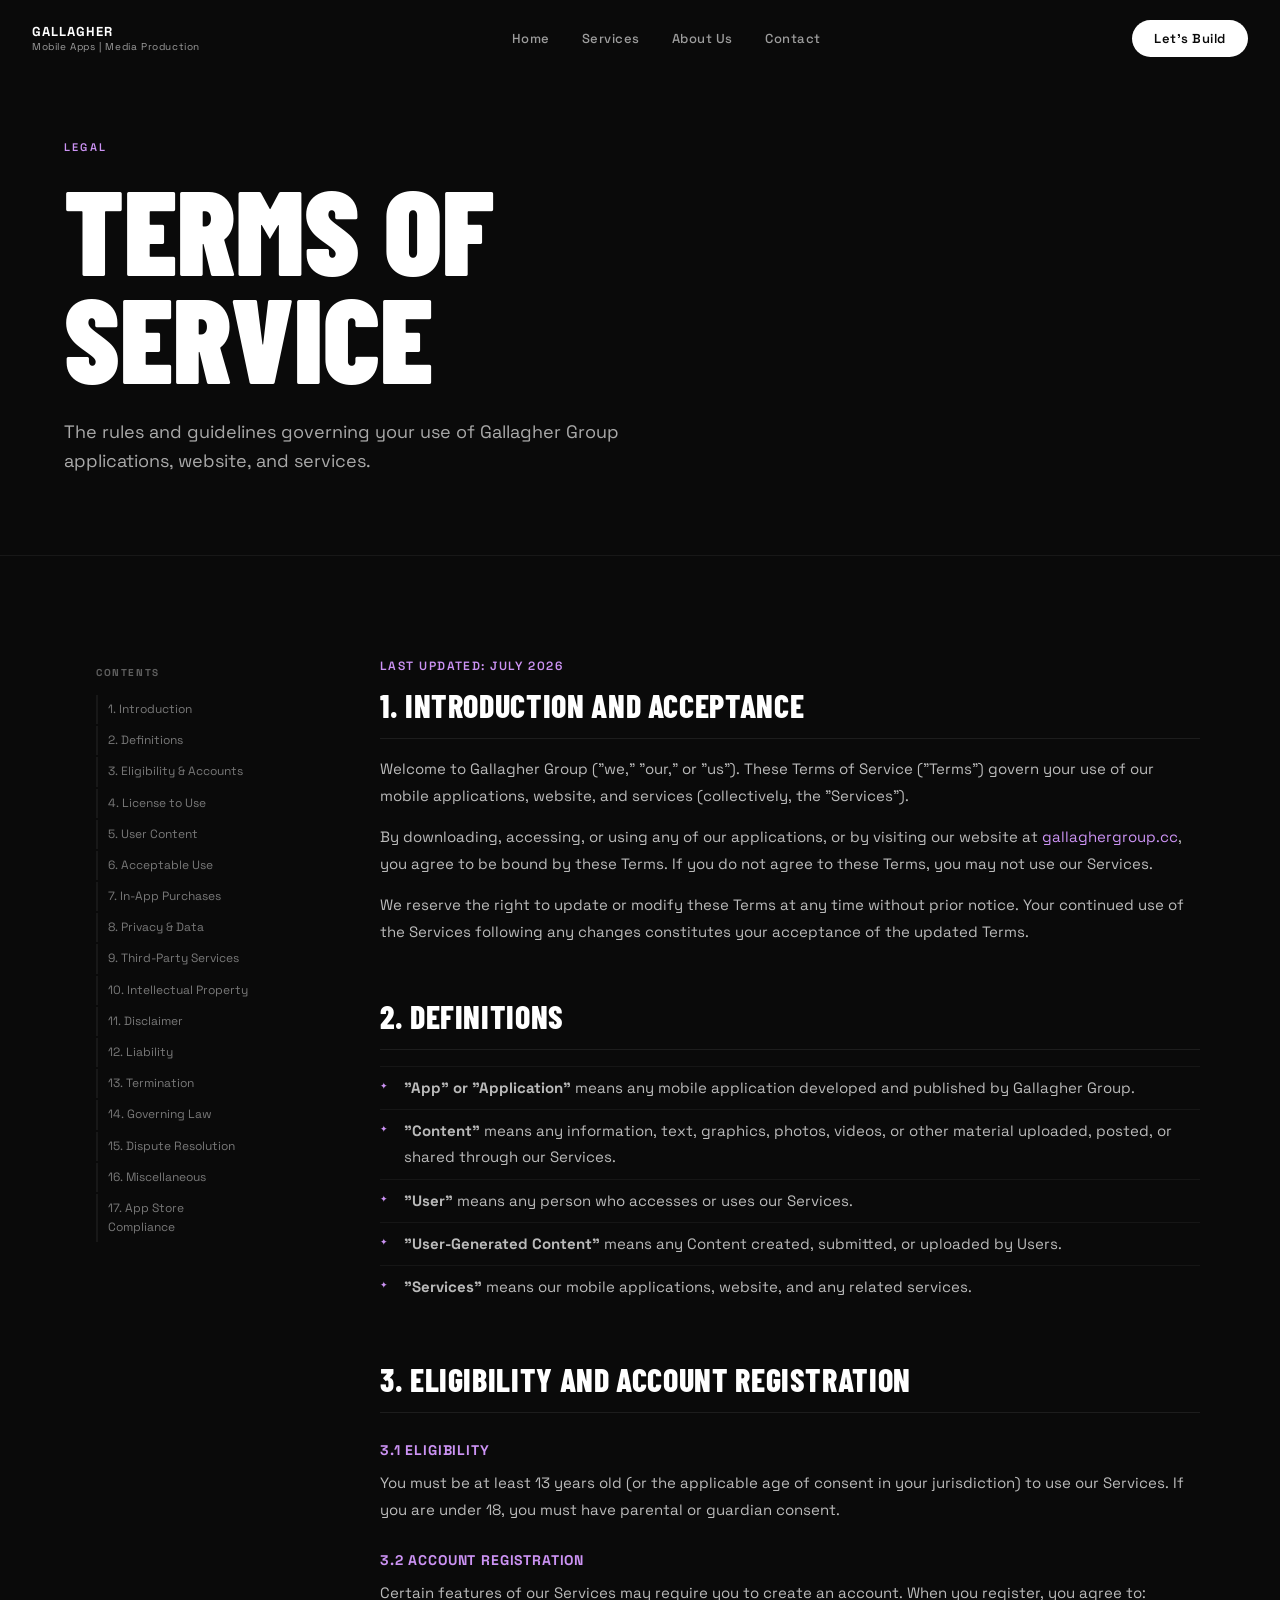
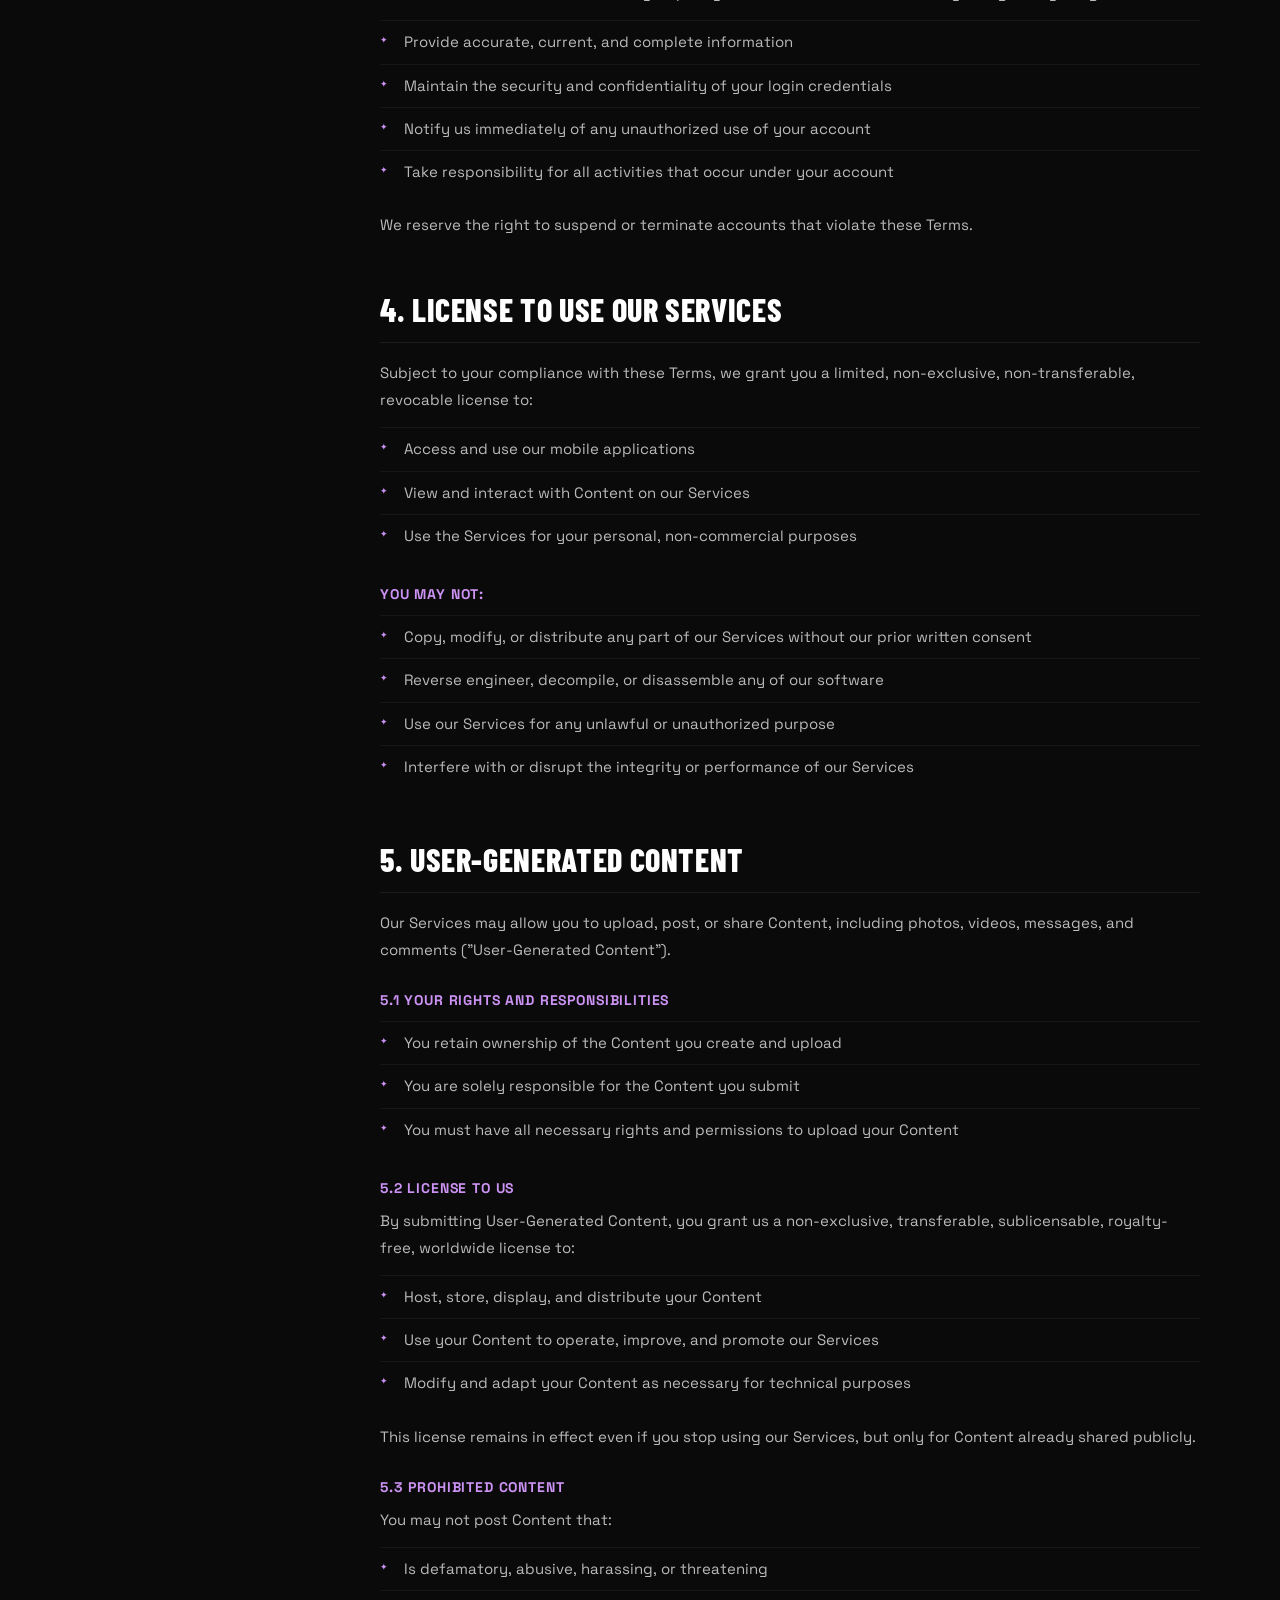
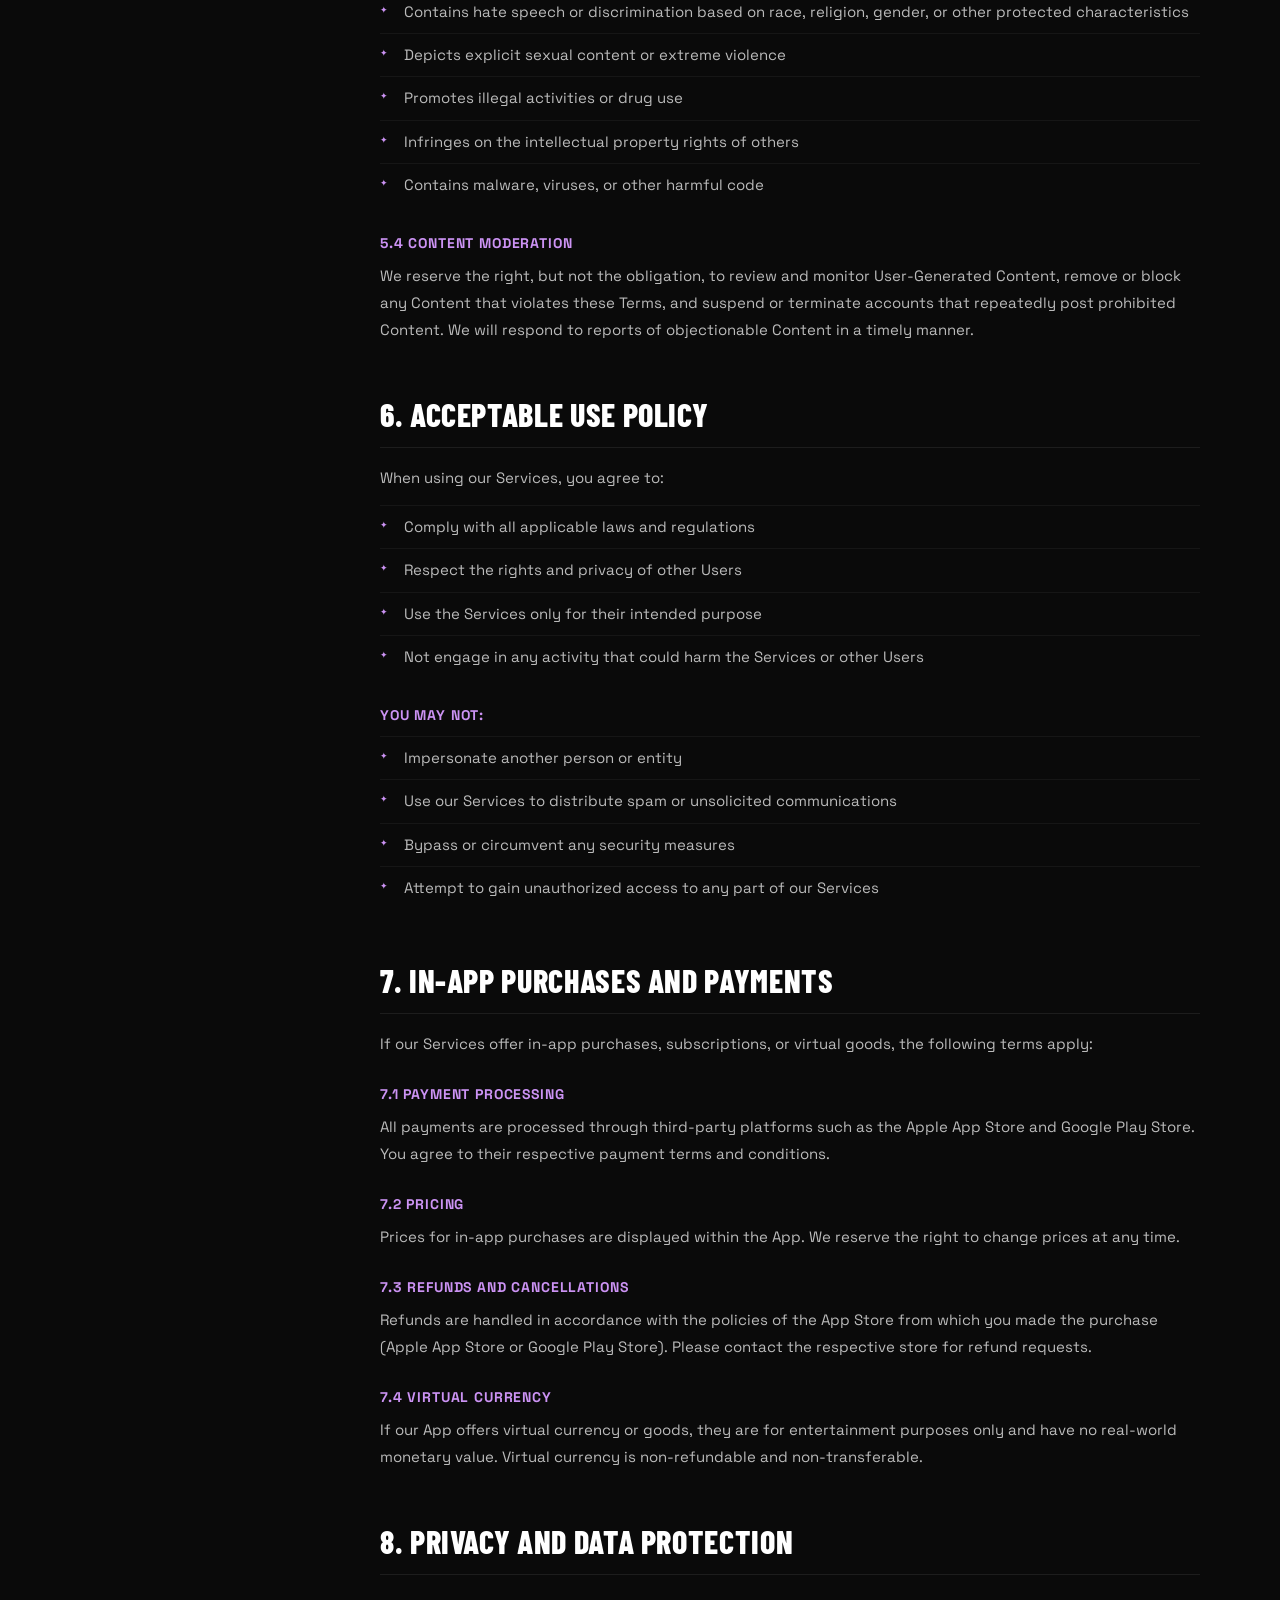
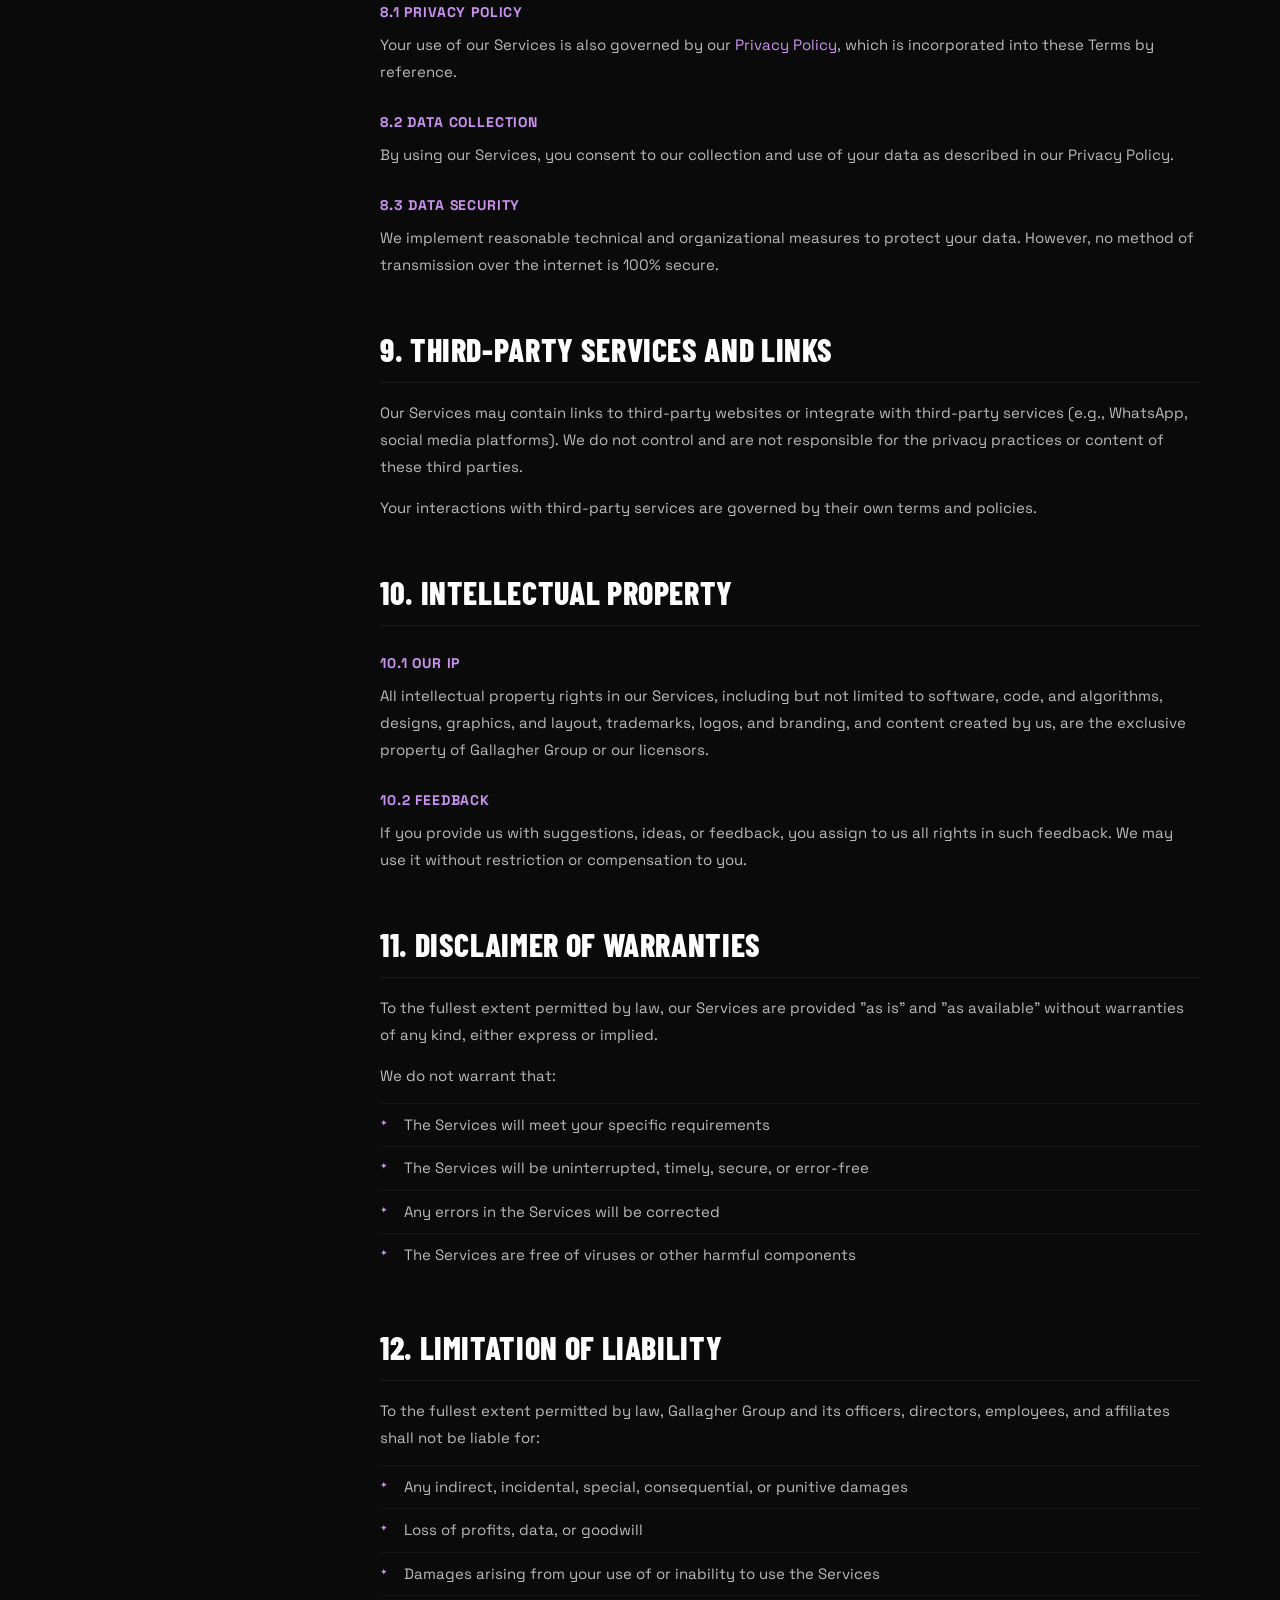
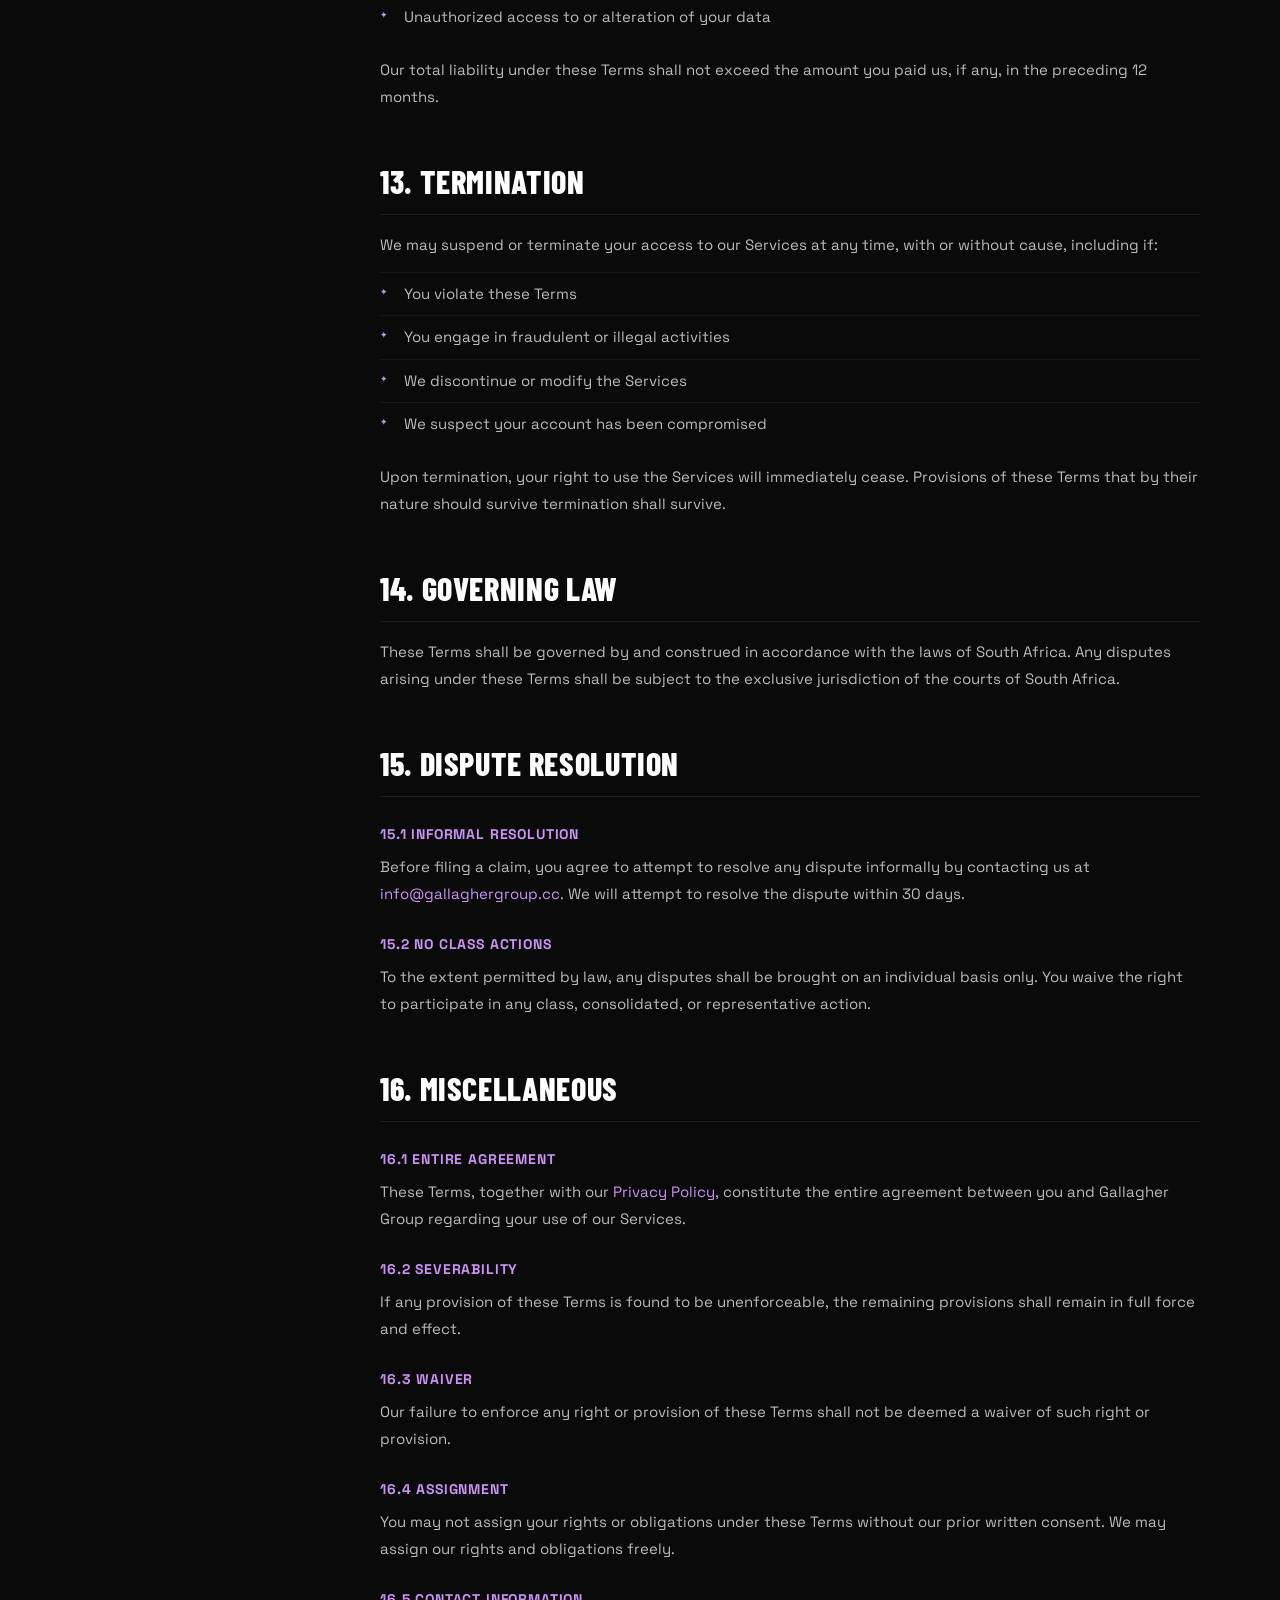
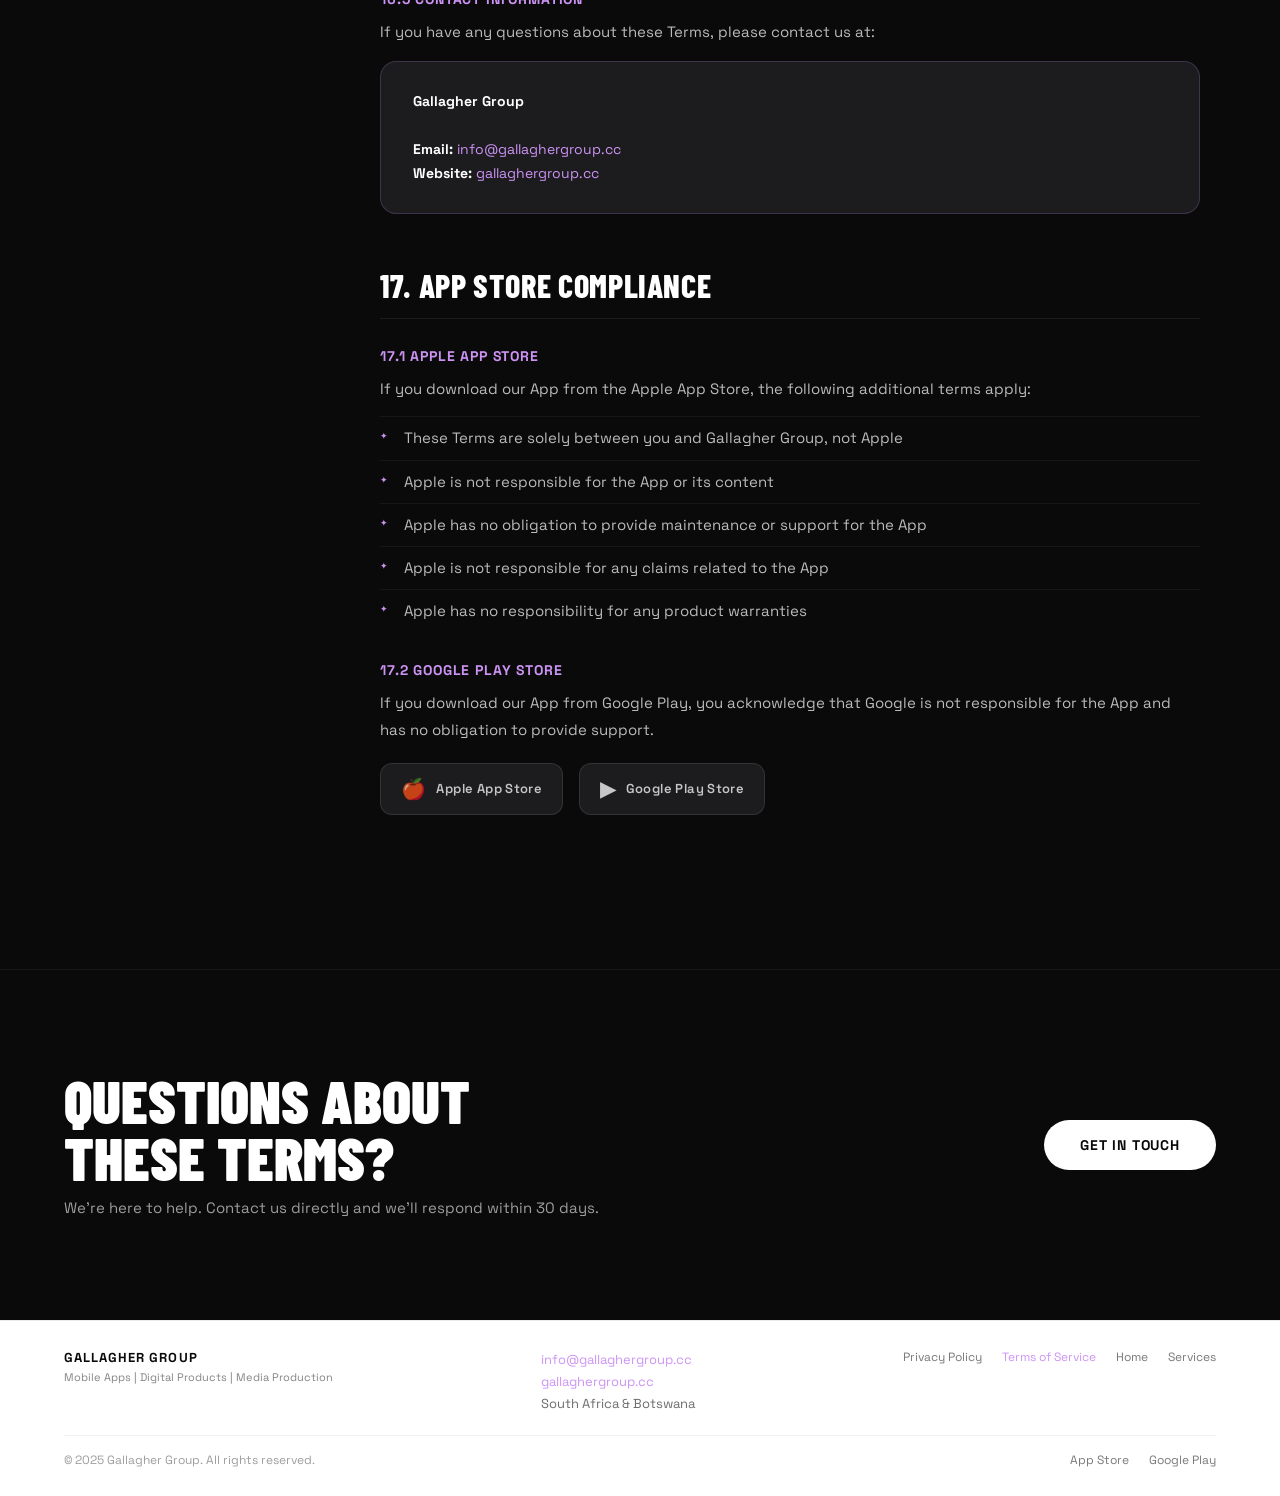
<file: terms.html>
<!DOCTYPE html>
<html lang="en">
<head>
  <meta charset="UTF-8" />
  <meta name="viewport" content="width=device-width, initial-scale=1.0" />
  <title>Terms of Service – Gallagher Group</title>
  <meta name="description" content="Terms of Service for Gallagher Group mobile applications, website, and services." />
  <link rel="preconnect" href="https://fonts.googleapis.com" />
  <link rel="preconnect" href="https://fonts.gstatic.com" crossorigin />
  <link href="https://fonts.googleapis.com/css2?family=Space+Grotesk:wght@300;400;500;600;700&family=Barlow+Condensed:wght@700;800;900&display=swap" rel="stylesheet" />
  <link rel="stylesheet" href="style.css" />
  <style>
    .privacy-meta {
      font-size: 12px;
      font-weight: 600;
      letter-spacing: 0.12em;
      text-transform: uppercase;
      color: #CC93F4;
      margin-bottom: 12px;
    }
    .privacy-section { margin-bottom: 52px; }
    .privacy-section h2 {
      font-family: 'Barlow Condensed', sans-serif;
      font-weight: 800;
      font-size: clamp(22px, 3vw, 32px);
      text-transform: uppercase;
      letter-spacing: 0.02em;
      color: #fff;
      margin-bottom: 16px;
      padding-bottom: 14px;
      border-bottom: 1px solid rgba(255,255,255,0.08);
    }
    .privacy-section h3 {
      font-weight: 700;
      font-size: 14px;
      letter-spacing: 0.06em;
      text-transform: uppercase;
      color: #CC93F4;
      margin: 28px 0 10px;
    }
    .privacy-section p {
      font-size: 15px;
      line-height: 1.8;
      color: rgba(255,255,255,0.72);
      margin-bottom: 14px;
    }
    .privacy-section ul {
      list-style: none;
      margin: 12px 0 18px;
      padding: 0;
    }
    .privacy-section ul li {
      font-size: 15px;
      line-height: 1.75;
      color: rgba(255,255,255,0.72);
      padding: 8px 0 8px 24px;
      position: relative;
      border-top: 1px solid rgba(255,255,255,0.05);
    }
    .privacy-section ul li::before {
      content: '✦';
      position: absolute;
      left: 0;
      color: #CC93F4;
      font-size: 9px;
      top: 12px;
    }
    .privacy-section a { color: #CC93F4; text-decoration: none; }
    .privacy-section a:hover { text-decoration: underline; }

    .privacy-contact-box {
      background: #1c1c1e;
      border: 1px solid rgba(204,147,244,0.2);
      border-radius: 16px;
      padding: 28px 32px;
      margin-top: 16px;
    }
    .privacy-contact-box p {
      margin: 0;
      font-size: 14px;
      color: rgba(255,255,255,0.7);
      line-height: 1.7;
    }
    .privacy-contact-box strong { color: #fff; }

    .privacy-wrap { max-width: 820px; margin: 0 auto; }

    .privacy-layout {
      display: grid;
      grid-template-columns: 1fr;
      gap: 0;
    }
    @media (min-width: 1100px) {
      .privacy-layout { grid-template-columns: 220px 1fr; gap: 80px; align-items: start; }
    }
    .privacy-toc { display: none; }
    @media (min-width: 1100px) {
      .privacy-toc {
        display: block;
        position: sticky;
        top: 100px;
        padding-top: 8px;
      }
    }
    .toc-title {
      font-size: 10px;
      font-weight: 700;
      letter-spacing: 0.16em;
      text-transform: uppercase;
      color: rgba(255,255,255,0.35);
      margin-bottom: 16px;
    }
    .toc-list { list-style: none; }
    .toc-list li { margin-bottom: 2px; }
    .toc-list a {
      font-size: 12px;
      color: rgba(255,255,255,0.45);
      text-decoration: none;
      line-height: 1.6;
      display: block;
      padding: 5px 0 5px 10px;
      border-left: 2px solid rgba(255,255,255,0.06);
      transition: color 0.2s, border-color 0.2s;
    }
    .toc-list a:hover { color: #CC93F4; border-left-color: #CC93F4; }

    /* Store badges row */
    .store-badges {
      display: flex;
      gap: 16px;
      flex-wrap: wrap;
      margin-top: 20px;
    }
    .store-badge {
      display: inline-flex;
      align-items: center;
      gap: 10px;
      background: #1c1c1e;
      border: 1px solid rgba(255,255,255,0.1);
      border-radius: 12px;
      padding: 12px 20px;
      font-size: 13px;
      font-weight: 600;
      color: rgba(255,255,255,0.75);
      letter-spacing: 0.03em;
    }
    .store-badge span { font-size: 20px; }
  </style>
</head>
<body>

  <!-- ─── NAV ─── -->
  <nav>
    <a class="nav-logo" href="index.html">GALLAGHER<span>Mobile Apps | Media Production</span></a>
    <div class="nav-links">
      <a href="index.html">Home</a>
      <a href="services.html">Services</a>
      <a href="about.html">About Us</a>
      <a href="index.html#contact">Contact</a>
    </div>
    <div class="nav-menu">
      <span class="nav-dot"></span>
      <span class="nav-dot"></span>
      <span class="nav-dot"></span>
    </div>
    <a class="nav-cta" href="index.html#contact">Let's Build</a>
  </nav>

  <!-- ─── PAGE HEADER ─── -->
  <header class="page-header">
    <p class="page-eyebrow">Legal</p>
    <h1 class="page-title">Terms of<br>Service</h1>
    <p class="page-sub">The rules and guidelines governing your use of Gallagher Group applications, website, and services.</p>
  </header>

  <!-- ─── TERMS CONTENT ─── -->
  <section class="content-section content-section--dark">
    <div class="privacy-layout">

      <!-- TABLE OF CONTENTS -->
      <nav class="privacy-toc" aria-label="Table of contents">
        <p class="toc-title">Contents</p>
        <ul class="toc-list">
          <li><a href="#s1">1. Introduction</a></li>
          <li><a href="#s2">2. Definitions</a></li>
          <li><a href="#s3">3. Eligibility &amp; Accounts</a></li>
          <li><a href="#s4">4. License to Use</a></li>
          <li><a href="#s5">5. User Content</a></li>
          <li><a href="#s6">6. Acceptable Use</a></li>
          <li><a href="#s7">7. In-App Purchases</a></li>
          <li><a href="#s8">8. Privacy &amp; Data</a></li>
          <li><a href="#s9">9. Third-Party Services</a></li>
          <li><a href="#s10">10. Intellectual Property</a></li>
          <li><a href="#s11">11. Disclaimer</a></li>
          <li><a href="#s12">12. Liability</a></li>
          <li><a href="#s13">13. Termination</a></li>
          <li><a href="#s14">14. Governing Law</a></li>
          <li><a href="#s15">15. Dispute Resolution</a></li>
          <li><a href="#s16">16. Miscellaneous</a></li>
          <li><a href="#s17">17. App Store Compliance</a></li>
        </ul>
      </nav>

      <!-- MAIN CONTENT -->
      <div class="privacy-wrap">
        <p class="privacy-meta">Last Updated: July 2026</p>

        <!-- 1 -->
        <div class="privacy-section reveal" id="s1">
          <h2>1. Introduction and Acceptance</h2>
          <p>Welcome to Gallagher Group ("we," "our," or "us"). These Terms of Service ("Terms") govern your use of our mobile applications, website, and services (collectively, the "Services").</p>
          <p>By downloading, accessing, or using any of our applications, or by visiting our website at <a href="https://gallaghergroup.cc" target="_blank">gallaghergroup.cc</a>, you agree to be bound by these Terms. If you do not agree to these Terms, you may not use our Services.</p>
          <p>We reserve the right to update or modify these Terms at any time without prior notice. Your continued use of the Services following any changes constitutes your acceptance of the updated Terms.</p>
        </div>

        <!-- 2 -->
        <div class="privacy-section reveal" id="s2">
          <h2>2. Definitions</h2>
          <ul>
            <li><strong>"App" or "Application"</strong> means any mobile application developed and published by Gallagher Group.</li>
            <li><strong>"Content"</strong> means any information, text, graphics, photos, videos, or other material uploaded, posted, or shared through our Services.</li>
            <li><strong>"User"</strong> means any person who accesses or uses our Services.</li>
            <li><strong>"User-Generated Content"</strong> means any Content created, submitted, or uploaded by Users.</li>
            <li><strong>"Services"</strong> means our mobile applications, website, and any related services.</li>
          </ul>
        </div>

        <!-- 3 -->
        <div class="privacy-section reveal" id="s3">
          <h2>3. Eligibility and Account Registration</h2>

          <h3>3.1 Eligibility</h3>
          <p>You must be at least 13 years old (or the applicable age of consent in your jurisdiction) to use our Services. If you are under 18, you must have parental or guardian consent.</p>

          <h3>3.2 Account Registration</h3>
          <p>Certain features of our Services may require you to create an account. When you register, you agree to:</p>
          <ul>
            <li>Provide accurate, current, and complete information</li>
            <li>Maintain the security and confidentiality of your login credentials</li>
            <li>Notify us immediately of any unauthorized use of your account</li>
            <li>Take responsibility for all activities that occur under your account</li>
          </ul>
          <p>We reserve the right to suspend or terminate accounts that violate these Terms.</p>
        </div>

        <!-- 4 -->
        <div class="privacy-section reveal" id="s4">
          <h2>4. License to Use Our Services</h2>
          <p>Subject to your compliance with these Terms, we grant you a limited, non-exclusive, non-transferable, revocable license to:</p>
          <ul>
            <li>Access and use our mobile applications</li>
            <li>View and interact with Content on our Services</li>
            <li>Use the Services for your personal, non-commercial purposes</li>
          </ul>

          <h3>You May Not:</h3>
          <ul>
            <li>Copy, modify, or distribute any part of our Services without our prior written consent</li>
            <li>Reverse engineer, decompile, or disassemble any of our software</li>
            <li>Use our Services for any unlawful or unauthorized purpose</li>
            <li>Interfere with or disrupt the integrity or performance of our Services</li>
          </ul>
        </div>

        <!-- 5 -->
        <div class="privacy-section reveal" id="s5">
          <h2>5. User-Generated Content</h2>
          <p>Our Services may allow you to upload, post, or share Content, including photos, videos, messages, and comments ("User-Generated Content").</p>

          <h3>5.1 Your Rights and Responsibilities</h3>
          <ul>
            <li>You retain ownership of the Content you create and upload</li>
            <li>You are solely responsible for the Content you submit</li>
            <li>You must have all necessary rights and permissions to upload your Content</li>
          </ul>

          <h3>5.2 License to Us</h3>
          <p>By submitting User-Generated Content, you grant us a non-exclusive, transferable, sublicensable, royalty-free, worldwide license to:</p>
          <ul>
            <li>Host, store, display, and distribute your Content</li>
            <li>Use your Content to operate, improve, and promote our Services</li>
            <li>Modify and adapt your Content as necessary for technical purposes</li>
          </ul>
          <p>This license remains in effect even if you stop using our Services, but only for Content already shared publicly.</p>

          <h3>5.3 Prohibited Content</h3>
          <p>You may not post Content that:</p>
          <ul>
            <li>Is defamatory, abusive, harassing, or threatening</li>
            <li>Contains hate speech or discrimination based on race, religion, gender, or other protected characteristics</li>
            <li>Depicts explicit sexual content or extreme violence</li>
            <li>Promotes illegal activities or drug use</li>
            <li>Infringes on the intellectual property rights of others</li>
            <li>Contains malware, viruses, or other harmful code</li>
          </ul>

          <h3>5.4 Content Moderation</h3>
          <p>We reserve the right, but not the obligation, to review and monitor User-Generated Content, remove or block any Content that violates these Terms, and suspend or terminate accounts that repeatedly post prohibited Content. We will respond to reports of objectionable Content in a timely manner.</p>
        </div>

        <!-- 6 -->
        <div class="privacy-section reveal" id="s6">
          <h2>6. Acceptable Use Policy</h2>
          <p>When using our Services, you agree to:</p>
          <ul>
            <li>Comply with all applicable laws and regulations</li>
            <li>Respect the rights and privacy of other Users</li>
            <li>Use the Services only for their intended purpose</li>
            <li>Not engage in any activity that could harm the Services or other Users</li>
          </ul>

          <h3>You May Not:</h3>
          <ul>
            <li>Impersonate another person or entity</li>
            <li>Use our Services to distribute spam or unsolicited communications</li>
            <li>Bypass or circumvent any security measures</li>
            <li>Attempt to gain unauthorized access to any part of our Services</li>
          </ul>
        </div>

        <!-- 7 -->
        <div class="privacy-section reveal" id="s7">
          <h2>7. In-App Purchases and Payments</h2>
          <p>If our Services offer in-app purchases, subscriptions, or virtual goods, the following terms apply:</p>

          <h3>7.1 Payment Processing</h3>
          <p>All payments are processed through third-party platforms such as the Apple App Store and Google Play Store. You agree to their respective payment terms and conditions.</p>

          <h3>7.2 Pricing</h3>
          <p>Prices for in-app purchases are displayed within the App. We reserve the right to change prices at any time.</p>

          <h3>7.3 Refunds and Cancellations</h3>
          <p>Refunds are handled in accordance with the policies of the App Store from which you made the purchase (Apple App Store or Google Play Store). Please contact the respective store for refund requests.</p>

          <h3>7.4 Virtual Currency</h3>
          <p>If our App offers virtual currency or goods, they are for entertainment purposes only and have no real-world monetary value. Virtual currency is non-refundable and non-transferable.</p>
        </div>

        <!-- 8 -->
        <div class="privacy-section reveal" id="s8">
          <h2>8. Privacy and Data Protection</h2>

          <h3>8.1 Privacy Policy</h3>
          <p>Your use of our Services is also governed by our <a href="privacy.html">Privacy Policy</a>, which is incorporated into these Terms by reference.</p>

          <h3>8.2 Data Collection</h3>
          <p>By using our Services, you consent to our collection and use of your data as described in our Privacy Policy.</p>

          <h3>8.3 Data Security</h3>
          <p>We implement reasonable technical and organizational measures to protect your data. However, no method of transmission over the internet is 100% secure.</p>
        </div>

        <!-- 9 -->
        <div class="privacy-section reveal" id="s9">
          <h2>9. Third-Party Services and Links</h2>
          <p>Our Services may contain links to third-party websites or integrate with third-party services (e.g., WhatsApp, social media platforms). We do not control and are not responsible for the privacy practices or content of these third parties.</p>
          <p>Your interactions with third-party services are governed by their own terms and policies.</p>
        </div>

        <!-- 10 -->
        <div class="privacy-section reveal" id="s10">
          <h2>10. Intellectual Property</h2>

          <h3>10.1 Our IP</h3>
          <p>All intellectual property rights in our Services, including but not limited to software, code, and algorithms, designs, graphics, and layout, trademarks, logos, and branding, and content created by us, are the exclusive property of Gallagher Group or our licensors.</p>

          <h3>10.2 Feedback</h3>
          <p>If you provide us with suggestions, ideas, or feedback, you assign to us all rights in such feedback. We may use it without restriction or compensation to you.</p>
        </div>

        <!-- 11 -->
        <div class="privacy-section reveal" id="s11">
          <h2>11. Disclaimer of Warranties</h2>
          <p>To the fullest extent permitted by law, our Services are provided "as is" and "as available" without warranties of any kind, either express or implied.</p>
          <p>We do not warrant that:</p>
          <ul>
            <li>The Services will meet your specific requirements</li>
            <li>The Services will be uninterrupted, timely, secure, or error-free</li>
            <li>Any errors in the Services will be corrected</li>
            <li>The Services are free of viruses or other harmful components</li>
          </ul>
        </div>

        <!-- 12 -->
        <div class="privacy-section reveal" id="s12">
          <h2>12. Limitation of Liability</h2>
          <p>To the fullest extent permitted by law, Gallagher Group and its officers, directors, employees, and affiliates shall not be liable for:</p>
          <ul>
            <li>Any indirect, incidental, special, consequential, or punitive damages</li>
            <li>Loss of profits, data, or goodwill</li>
            <li>Damages arising from your use of or inability to use the Services</li>
            <li>Unauthorized access to or alteration of your data</li>
          </ul>
          <p>Our total liability under these Terms shall not exceed the amount you paid us, if any, in the preceding 12 months.</p>
        </div>

        <!-- 13 -->
        <div class="privacy-section reveal" id="s13">
          <h2>13. Termination</h2>
          <p>We may suspend or terminate your access to our Services at any time, with or without cause, including if:</p>
          <ul>
            <li>You violate these Terms</li>
            <li>You engage in fraudulent or illegal activities</li>
            <li>We discontinue or modify the Services</li>
            <li>We suspect your account has been compromised</li>
          </ul>
          <p>Upon termination, your right to use the Services will immediately cease. Provisions of these Terms that by their nature should survive termination shall survive.</p>
        </div>

        <!-- 14 -->
        <div class="privacy-section reveal" id="s14">
          <h2>14. Governing Law</h2>
          <p>These Terms shall be governed by and construed in accordance with the laws of South Africa. Any disputes arising under these Terms shall be subject to the exclusive jurisdiction of the courts of South Africa.</p>
        </div>

        <!-- 15 -->
        <div class="privacy-section reveal" id="s15">
          <h2>15. Dispute Resolution</h2>

          <h3>15.1 Informal Resolution</h3>
          <p>Before filing a claim, you agree to attempt to resolve any dispute informally by contacting us at <a href="mailto:info@gallaghergroup.cc">info@gallaghergroup.cc</a>. We will attempt to resolve the dispute within 30 days.</p>

          <h3>15.2 No Class Actions</h3>
          <p>To the extent permitted by law, any disputes shall be brought on an individual basis only. You waive the right to participate in any class, consolidated, or representative action.</p>
        </div>

        <!-- 16 -->
        <div class="privacy-section reveal" id="s16">
          <h2>16. Miscellaneous</h2>

          <h3>16.1 Entire Agreement</h3>
          <p>These Terms, together with our <a href="privacy.html">Privacy Policy</a>, constitute the entire agreement between you and Gallagher Group regarding your use of our Services.</p>

          <h3>16.2 Severability</h3>
          <p>If any provision of these Terms is found to be unenforceable, the remaining provisions shall remain in full force and effect.</p>

          <h3>16.3 Waiver</h3>
          <p>Our failure to enforce any right or provision of these Terms shall not be deemed a waiver of such right or provision.</p>

          <h3>16.4 Assignment</h3>
          <p>You may not assign your rights or obligations under these Terms without our prior written consent. We may assign our rights and obligations freely.</p>

          <h3>16.5 Contact Information</h3>
          <p>If you have any questions about these Terms, please contact us at:</p>
          <div class="privacy-contact-box">
            <p>
              <strong>Gallagher Group</strong><br><br>
              <strong>Email:</strong> <a href="mailto:info@gallaghergroup.cc">info@gallaghergroup.cc</a><br>
              <strong>Website:</strong> <a href="https://gallaghergroup.cc" target="_blank">gallaghergroup.cc</a>
            </p>
          </div>
        </div>

        <!-- 17 -->
        <div class="privacy-section reveal" id="s17">
          <h2>17. App Store Compliance</h2>

          <h3>17.1 Apple App Store</h3>
          <p>If you download our App from the Apple App Store, the following additional terms apply:</p>
          <ul>
            <li>These Terms are solely between you and Gallagher Group, not Apple</li>
            <li>Apple is not responsible for the App or its content</li>
            <li>Apple has no obligation to provide maintenance or support for the App</li>
            <li>Apple is not responsible for any claims related to the App</li>
            <li>Apple has no responsibility for any product warranties</li>
          </ul>

          <h3>17.2 Google Play Store</h3>
          <p>If you download our App from Google Play, you acknowledge that Google is not responsible for the App and has no obligation to provide support.</p>

          <div class="store-badges">
            <div class="store-badge"><span>🍎</span> Apple App Store</div>
            <div class="store-badge"><span>▶</span> Google Play Store</div>
          </div>
        </div>

      </div><!-- /privacy-wrap -->
    </div><!-- /privacy-layout -->
  </section>

  <!-- ─── PAGE CTA ─── -->
  <section class="page-cta-section reveal">
    <div>
      <h2 class="page-cta-title">Questions About<br>These Terms?</h2>
      <p class="page-cta-sub">We're here to help. Contact us directly and we'll respond within 30 days.</p>
    </div>
    <a class="btn-primary" href="index.html#contact">Get in Touch</a>
  </section>

  <!-- ─── FOOTER ─── -->
  <footer>
    <div class="footer-inner">
      <div class="footer-brand">
        <span class="footer-brand-name">Gallagher Group</span>
        <span class="footer-brand-sub">Mobile Apps | Digital Products | Media Production</span>
      </div>
      <div class="footer-contact">
        <a href="mailto:info@gallaghergroup.cc">info@gallaghergroup.cc</a><br>
        <a href="https://gallaghergroup.cc" target="_blank">gallaghergroup.cc</a><br>
        South Africa &amp; Botswana
      </div>
      <div class="footer-links">
        <a href="privacy.html">Privacy Policy</a>
        <a href="terms.html" style="color:#CC93F4;">Terms of Service</a>
        <a href="index.html">Home</a>
        <a href="services.html">Services</a>
      </div>
    </div>
    <div class="footer-bottom">
      <span class="footer-copy">© 2025 Gallagher Group. All rights reserved.</span>
      <div class="footer-links">
        <a href="#">App Store</a>
        <a href="#">Google Play</a>
      </div>
    </div>
  </footer>

  <script>
    const revealEls = document.querySelectorAll('.reveal');
    const observer = new IntersectionObserver((entries) => {
      entries.forEach(e => {
        if (e.isIntersecting) { e.target.classList.add('visible'); observer.unobserve(e.target); }
      });
    }, { threshold: 0.08 });
    revealEls.forEach(el => observer.observe(el));

    const navEl = document.querySelector('nav');
    window.addEventListener('scroll', () => {
      if (window.scrollY > 60) {
        navEl.style.background = 'rgba(10,10,10,0.88)';
        navEl.style.backdropFilter = 'blur(14px)';
      } else {
        navEl.style.background = 'transparent';
        navEl.style.backdropFilter = 'none';
      }
    });
  </script>
</body>
</html>
</file>
<file: style.css>
/* ─── RESET ─────────────────────────────────── */
*, *::before, *::after { box-sizing: border-box; margin: 0; padding: 0; }
html { scroll-behavior: smooth; }
body {
  font-family: 'Space Grotesk', sans-serif;
  background: #0a0a0a;
  color: #fff;
  overflow-x: hidden;
}

/* ─── NAV ────────────────────────────────────── */
nav {
  position: fixed;
  top: 0; left: 0; right: 0;
  z-index: 100;
  display: flex;
  align-items: center;
  justify-content: space-between;
  padding: 20px 32px;
  gap: 16px;
}
.nav-logo {
  font-family: 'Space Grotesk', sans-serif;
  font-weight: 700;
  font-size: 13px;
  letter-spacing: 0.08em;
  text-transform: uppercase;
  color: #fff;
  text-decoration: none;
  line-height: 1.2;
  flex-shrink: 0;
}
.nav-logo span { display: block; font-weight: 400; opacity: 0.6; font-size: 10px; letter-spacing: 0.06em; text-transform: none; margin-top: 2px; }

/* Desktop nav links */
.nav-links {
  display: none;
  gap: 32px;
  align-items: center;
}
.nav-links a {
  font-size: 13px;
  font-weight: 500;
  color: rgba(255,255,255,0.6);
  text-decoration: none;
  letter-spacing: 0.04em;
  transition: color 0.2s;
}
.nav-links a:hover,
.nav-links a.active { color: #fff; }
@media (min-width: 900px) { .nav-links { display: flex; } }

/* Mobile hamburger dots */
.nav-menu {
  display: flex;
  gap: 4px;
  align-items: center;
}
.nav-dot { width: 4px; height: 4px; border-radius: 50%; background: #fff; opacity: 0.6; }
@media (min-width: 900px) { .nav-menu { display: none; } }

.nav-cta {
  display: none;
  background: #fff;
  color: #0a0a0a;
  border: none;
  border-radius: 100px;
  padding: 10px 22px;
  font-family: 'Space Grotesk', sans-serif;
  font-weight: 600;
  font-size: 13px;
  cursor: pointer;
  text-decoration: none;
  letter-spacing: 0.04em;
  transition: background 0.2s, color 0.2s;
  flex-shrink: 0;
}
.nav-cta:hover { background: #CC93F4; color: #fff; }
@media (min-width: 768px) { .nav-cta { display: inline-block; } }

/* ─── HERO ───────────────────────────────────── */
#hero {
  min-height: 100svh;
  display: flex;
  flex-direction: column;
  justify-content: space-between;
  padding: 100px 32px 32px;
  position: relative;
  overflow: hidden;
  background: radial-gradient(ellipse 80% 40% at 50% 85%, rgba(204,147,244,0.18) 0%, transparent 70%),
              radial-gradient(ellipse 50% 30% at 50% 75%, rgba(204,147,244,0.28) 0%, transparent 60%),
              #0a0a0a;
}
.hero-content {
  position: relative;
  z-index: 2;
  display: flex;
  align-items: center;
  justify-content: flex-start;
  gap: clamp(32px, 5vw, 72px);
}
.hero-text { flex: 0 1 auto; min-width: 0; }
.hero-landing-wrap {
  flex-shrink: 0;
  width: clamp(256px, 42vw, 672px);
  align-self: center;
}
.hero-landing-img {
  width: 100%;
  height: auto;
  display: block;
  border-radius: 20px;
  box-shadow: 0 32px 80px rgba(0,0,0,0.65), 0 0 0 1px rgba(255,255,255,0.07);
}
@media (max-width: 600px) {
  .hero-content { flex-direction: column-reverse; gap: 28px; }
  .hero-landing-wrap { width: clamp(200px, 70vw, 320px); align-self: flex-start; }
}
.hero-eyebrow {
  font-size: 11px;
  font-weight: 600;
  letter-spacing: 0.18em;
  text-transform: uppercase;
  color: rgba(255,255,255,0.45);
  margin-bottom: 20px;
}
.hero-title {
  font-family: 'Barlow Condensed', sans-serif;
  font-weight: 900;
  font-size: clamp(52px, 13vw, 116px);
  line-height: 0.92;
  letter-spacing: -0.01em;
  text-transform: uppercase;
  color: #fff;
  margin-bottom: 28px;
}
.hero-sub {
  font-size: clamp(14px, 2.5vw, 16px);
  font-weight: 400;
  line-height: 1.6;
  color: rgba(255,255,255,0.72);
  max-width: 420px;
}

/* glow line */
.hero-glow {
  position: absolute;
  bottom: clamp(72px, 12vh, 120px);
  left: 50%;
  transform: translateX(-50%);
  width: clamp(40%, 55%, 70%);
  height: 2px;
  background: linear-gradient(90deg, transparent, rgba(204,147,244,0.9), rgba(200,160,255,1), rgba(204,147,244,0.9), transparent);
  border-radius: 100px;
  filter: blur(1px);
  box-shadow: 0 0 18px 6px rgba(204,147,244,0.5), 0 0 60px 20px rgba(204,147,244,0.15);
  animation: glowPulse 3s ease-in-out infinite;
}
@keyframes glowPulse {
  0%, 100% { opacity: 0.7; filter: blur(1px); }
  50% { opacity: 1; filter: blur(0px); box-shadow: 0 0 28px 10px rgba(204,147,244,0.7), 0 0 80px 30px rgba(204,147,244,0.2); }
}

/* hero bottom bar */
.hero-bottom {
  display: flex;
  align-items: center;
  justify-content: space-between;
  position: relative;
  z-index: 2;
}
.hero-icon { width: 36px; height: 36px; opacity: 0.85; }
.hero-push { font-size: 10px; letter-spacing: 0.15em; text-transform: uppercase; opacity: 0.45; }
.hero-play {
  background: #fff;
  color: #0a0a0a;
  border: none;
  border-radius: 100px;
  padding: 12px 28px;
  font-family: 'Space Grotesk', sans-serif;
  font-weight: 700;
  font-size: 14px;
  letter-spacing: 0.06em;
  cursor: pointer;
  text-transform: uppercase;
  transition: background 0.2s, transform 0.15s;
  text-decoration: none;
  display: inline-block;
}
.hero-play:hover { background: #CC93F4; color: #fff; transform: scale(1.04); }

.mobile-close {
  position: absolute;
  top: 20px; right: 20px;
  width: 32px; height: 32px;
  background: rgba(255,255,255,0.12);
  border-radius: 50%;
  display: flex; align-items: center; justify-content: center;
  cursor: pointer;
  font-size: 14px;
  color: #fff;
  z-index: 10;
  border: none;
}
@media (min-width: 768px) { .mobile-close { display: none; } }

/* ─── RIBBONS SECTION ────────────────────────── */
#ribbons {
  background: #0a0a0a;
  min-height: 100vh;
  display: flex;
  align-items: center;
  justify-content: center;
  position: relative;
  overflow: hidden;
  padding: 80px 0;
}
.ribbons-scene {
  width: 100%;
  max-width: 1200px;
  height: 600px;
  position: relative;
  perspective: 1200px;
}
.ribbon {
  position: absolute;
  height: 56px;
  width: 160%;
  left: -30%;
  display: flex;
  align-items: center;
  border-radius: 100px;
  overflow: hidden;
  white-space: nowrap;
}
.ribbon-inner {
  display: flex;
  align-items: center;
  animation: scroll 18s linear infinite;
  gap: 0;
  will-change: transform;
}
.ribbon-inner.rev { animation-direction: reverse; }
.ribbon-item {
  display: inline-flex;
  align-items: center;
  gap: 20px;
  padding: 0 28px;
  font-family: 'Space Grotesk', sans-serif;
  font-weight: 700;
  font-size: 15px;
  letter-spacing: 0.08em;
  text-transform: uppercase;
  white-space: nowrap;
  flex-shrink: 0;
}
.ribbon-item .star { font-size: 18px; opacity: 0.7; }
.ribbon-item .arrow { font-size: 16px; }

.ribbon--black  { background: #111; color: #fff; }
.ribbon--white  { background: #e8e8e8; color: #111; }
.ribbon--purple { background: #CC93F4; color: #fff; }

.ribbon:nth-child(1) { top: 8%;  transform: rotate(-14deg) rotateX(12deg) translateY(0); z-index: 3; }
.ribbon:nth-child(2) { top: 22%; transform: rotate(-8deg) rotateX(8deg) scale(0.98);     z-index: 5; }
.ribbon:nth-child(3) { top: 38%; transform: rotate(6deg) rotateX(-6deg) scale(0.96);     z-index: 4; }
.ribbon:nth-child(4) { top: 54%; transform: rotate(-10deg) rotateX(10deg) scale(0.94);   z-index: 6; }
.ribbon:nth-child(5) { top: 68%; transform: rotate(4deg) rotateX(-4deg) scale(0.92);     z-index: 3; }
.ribbon:nth-child(6) { top: 80%; transform: rotate(-6deg) rotateX(6deg) scale(0.90);     z-index: 5; }

@keyframes scroll {
  from { transform: translateX(0); }
  to   { transform: translateX(-50%); }
}

.ribbons-tag {
  position: absolute;
  bottom: 32px; left: 32px;
  background: #fff;
  color: #0a0a0a;
  font-size: 12px;
  font-weight: 700;
  letter-spacing: 0.1em;
  text-transform: uppercase;
  padding: 10px 18px;
  border-radius: 6px;
  z-index: 10;
}
.ribbons-nav {
  position: absolute;
  top: 32px; right: 32px;
  display: flex;
  gap: 5px;
  align-items: center;
  z-index: 10;
}
.ribbons-nav span { display: block; width: 4px; height: 4px; background: #fff; border-radius: 50%; opacity: 0.5; }

/* ─── STATEMENT SECTION ──────────────────────── */
#statement {
  background: #0a0a0a;
  padding: clamp(60px, 8vw, 120px) clamp(24px, 5vw, 80px);
}
.statement-text {
  font-family: 'Barlow Condensed', sans-serif;
  font-size: clamp(28px, 4.5vw, 58px);
  font-weight: 700;
  line-height: 1.15;
  color: #fff;
  max-width: 980px;
  margin-bottom: 64px;
}
.video-block {
  position: relative;
  border-radius: 20px;
  overflow: hidden;
  background: #000;
  width: 100%;
  display: block;
  line-height: 0;
}
.video-inner {
  width: 100%;
  height: 100%;
  display: flex;
  align-items: center;
  justify-content: center;
  position: relative;
}
.orb {
  width: clamp(140px, 22vw, 280px);
  height: clamp(140px, 22vw, 280px);
  border-radius: 50%;
  background: radial-gradient(circle at 40% 35%, #fff 0%, #e879f9 30%, #CC93F4 60%, #1a0533 100%);
  box-shadow: 0 0 80px 40px rgba(192, 132, 252, 0.4), 0 0 200px 80px rgba(124,58,237,0.15);
  position: relative;
  animation: orbFloat 5s ease-in-out infinite;
}
.orb::before {
  content: '';
  position: absolute;
  inset: -30px;
  border-radius: 50%;
  border: 1px solid rgba(255,255,255,0.08);
}
.orb::after {
  content: '';
  position: absolute;
  inset: -60px;
  border-radius: 50%;
  border: 1px solid rgba(255,255,255,0.04);
}
@keyframes orbFloat {
  0%, 100% { transform: translateY(0); }
  50% { transform: translateY(-16px); }
}
.video-cta {
  position: absolute;
  bottom: 28px; left: 28px;
  background: rgba(10,10,10,0.85);
  color: #fff;
  font-size: 13px;
  font-weight: 600;
  letter-spacing: 0.04em;
  padding: 12px 20px;
  border-radius: 100px;
  text-decoration: none;
  backdrop-filter: blur(8px);
  display: flex;
  align-items: center;
  gap: 8px;
  transition: background 0.2s;
}
.video-cta:hover { background: rgba(204,147,244,0.9); animation: none; transform: scale(1.05); }
.video-cta .arr { font-size: 15px; }

@keyframes ctaPulse {
  0%   { box-shadow: 0 0 0 0 rgba(204,147,244,0.6); transform: scale(1); }
  60%  { box-shadow: 0 0 0 14px rgba(204,147,244,0); transform: scale(1.04); }
  100% { box-shadow: 0 0 0 0 rgba(204,147,244,0);  transform: scale(1); }
}
.video-cta { animation: ctaPulse 2.2s ease-out infinite; }

/* ─── CARDS SECTION ──────────────────────────── */
#cards {
  background: #0a0a0a;
  padding: clamp(60px, 8vw, 120px) clamp(24px, 5vw, 80px);
}
.cards-grid {
  display: grid;
  grid-template-columns: 1fr;
  gap: 20px;
}
@media (min-width: 768px) { .cards-grid { grid-template-columns: repeat(3, 1fr); } }

.card {
  border-radius: 24px;
  padding: 36px 32px 40px;
  position: relative;
  overflow: hidden;
  min-height: 480px;
  display: flex;
  flex-direction: column;
  justify-content: space-between;
}
.card--purple { background: #CC93F4; color: #0a0a0a; }
.card--white  { background: #f0f0f0; color: #0a0a0a; }
.card--dark   { background: #1c1c1e; color: #fff; }

.card-label {
  display: flex;
  align-items: center;
  gap: 8px;
  font-size: 12px;
  font-weight: 600;
  letter-spacing: 0.06em;
  text-transform: uppercase;
  margin-bottom: 28px;
  opacity: 0.9;
}
.card-dot { width: 8px; height: 8px; border-radius: 50%; background: currentColor; }
.card--purple .card-dot { background: #0a0a0a; }
.card--white  .card-dot { background: #CC93F4; }
.card--dark   .card-dot { background: #CC93F4; }

.card-title {
  font-family: 'Barlow Condensed', sans-serif;
  font-weight: 900;
  font-size: clamp(28px, 4vw, 44px);
  line-height: 0.95;
  text-transform: uppercase;
  margin-bottom: 20px;
}
.card-divider { height: 1px; background: currentColor; opacity: 0.15; margin: 18px 0; }
.card-body {
  font-size: 14px;
  font-weight: 400;
  line-height: 1.6;
  opacity: 0.85;
  margin-bottom: 28px;
}
.card-list { list-style: none; margin-top: auto; }
.card-list li {
  font-size: 12px;
  font-weight: 700;
  letter-spacing: 0.08em;
  text-transform: uppercase;
  padding: 14px 0;
  border-top: 1px solid rgba(0,0,0,0.12);
  opacity: 0.8;
}
.card--dark .card-list li { border-top-color: rgba(255,255,255,0.08); }

.card-tags { display: flex; gap: 8px; flex-wrap: wrap; margin-top: 24px; }
.card-tag {
  font-size: 11px;
  font-weight: 700;
  letter-spacing: 0.1em;
  text-transform: uppercase;
  border: 1.5px solid rgba(0,0,0,0.25);
  border-radius: 100px;
  padding: 6px 14px;
  color: #0a0a0a;
}

.dot-grid {
  position: absolute;
  top: 28px; right: 28px;
  display: grid;
  grid-template-columns: repeat(5, 10px);
  gap: 8px;
}
.dot-grid span { display: block; width: 10px; height: 10px; background: rgba(255,255,255,0.1); border-radius: 50%; }

.card-bg-word {
  position: absolute;
  bottom: -10px; right: -16px;
  font-family: 'Barlow Condensed', sans-serif;
  font-weight: 900;
  font-size: clamp(60px, 10vw, 96px);
  text-transform: uppercase;
  color: rgba(255,255,255,0.06);
  writing-mode: vertical-rl;
  pointer-events: none;
  letter-spacing: -0.02em;
  line-height: 1;
}

/* ─── FORM / CONTACT SECTION ─────────────────── */
#contact {
  background: #fff;
  color: #0a0a0a;
  padding: clamp(60px, 8vw, 120px) clamp(24px, 5vw, 80px);
}
.contact-grid {
  display: grid;
  grid-template-columns: 1fr;
  gap: 60px;
}
@media (min-width: 900px) { .contact-grid { grid-template-columns: 1fr 1fr; gap: 80px; } }

.contact-title {
  font-family: 'Barlow Condensed', sans-serif;
  font-weight: 900;
  font-size: clamp(48px, 8vw, 96px);
  line-height: 0.9;
  text-transform: uppercase;
  color: #0a0a0a;
  margin-bottom: 28px;
}
.contact-divider { height: 1.5px; background: #0a0a0a; opacity: 0.15; margin: 24px 0; }
.contact-desc { font-size: 14px; line-height: 1.65; color: rgba(10,10,10,0.65); max-width: 380px; }

.form-row { display: grid; grid-template-columns: 1fr 1fr; gap: 14px; margin-bottom: 14px; }
@media (max-width: 560px) { .form-row { grid-template-columns: 1fr; } }

.form-input {
  width: 100%;
  background: #f2f2f2;
  border: none;
  border-radius: 10px;
  padding: 16px 18px;
  font-family: 'Space Grotesk', sans-serif;
  font-size: 14px;
  color: #0a0a0a;
  outline: none;
  transition: background 0.2s;
}
.form-input::placeholder { color: rgba(10,10,10,0.4); }
.form-input:focus { background: #e8e8e8; }

.form-textarea {
  min-height: 160px;
  resize: vertical;
  line-height: 1.6;
  margin-bottom: 14px;
}

.form-label {
  font-size: 13px;
  font-weight: 600;
  letter-spacing: 0.04em;
  margin-bottom: 14px;
  display: block;
  margin-top: 20px;
}
.checkbox-group { display: flex; flex-direction: column; gap: 12px; margin-bottom: 28px; }
.checkbox-item { display: flex; align-items: center; gap: 12px; cursor: pointer; font-size: 14px; }
.checkbox-item input[type="checkbox"] { accent-color: #CC93F4; width: 16px; height: 16px; cursor: pointer; }

.form-policy {
  display: flex;
  align-items: center;
  gap: 12px;
  font-size: 13px;
  color: rgba(10,10,10,0.6);
  margin-bottom: 28px;
}
.form-policy input { accent-color: #CC93F4; width: 16px; height: 16px; cursor: pointer; }
.form-policy a { color: #CC93F4; text-decoration: none; }
.form-policy a:hover { text-decoration: underline; }

.form-submit {
  background: #0a0a0a;
  color: #fff;
  border: none;
  border-radius: 100px;
  padding: 16px 32px;
  font-family: 'Space Grotesk', sans-serif;
  font-weight: 700;
  font-size: 14px;
  letter-spacing: 0.04em;
  cursor: pointer;
  transition: background 0.2s, transform 0.15s;
  float: right;
}
.form-submit:hover { background: #CC93F4; transform: scale(1.03); }

.form-status {
  clear: both;
  font-size: 13px;
  line-height: 1.5;
  margin: 16px 0 0;
  min-height: 0;
}
.form-status--success { color: #CC93F4; }
.form-status--error { color: #dc2626; }

.tally-embed-wrap {
  width: 100%;
  min-height: 520px;
}
.tally-embed-wrap iframe {
  display: block;
  width: 100%;
  border: none;
  background: transparent;
}

/* ─── FOOTER ─────────────────────────────────── */
footer {
  background: #fff;
  color: #0a0a0a;
  padding: 28px clamp(24px, 5vw, 80px);
  border-top: 1px solid rgba(0,0,0,0.08);
}
.footer-inner {
  display: flex;
  align-items: flex-start;
  justify-content: space-between;
  flex-wrap: wrap;
  gap: 24px;
}
.footer-brand { display: flex; flex-direction: column; gap: 4px; }
.footer-brand-name {
  font-weight: 700;
  font-size: 13px;
  letter-spacing: 0.08em;
  text-transform: uppercase;
}
.footer-brand-sub { font-size: 11px; color: rgba(10,10,10,0.5); }
.footer-contact { font-size: 13px; color: rgba(10,10,10,0.6); line-height: 1.7; }
.footer-contact a { color: #CC93F4; text-decoration: none; }
.footer-contact a:hover { text-decoration: underline; }
.footer-links { display: flex; gap: 20px; flex-wrap: wrap; align-items: center; }
.footer-links a {
  font-size: 12px;
  color: rgba(10,10,10,0.55);
  text-decoration: none;
  transition: color 0.2s;
}
.footer-links a:hover { color: #CC93F4; }
.footer-bottom {
  margin-top: 20px;
  padding-top: 16px;
  border-top: 1px solid rgba(0,0,0,0.06);
  display: flex;
  align-items: center;
  justify-content: space-between;
  flex-wrap: wrap;
  gap: 8px;
}
.footer-copy { font-size: 12px; color: rgba(10,10,10,0.4); }

/* ─── MOBILE ─────────────────────────────────── */
@media (max-width: 767px) {
  nav { padding: 16px 20px; }
  #hero { padding: 90px 20px 24px; }
  .ribbons-scene { height: 520px; }
  .ribbon { height: 46px; }
  .ribbon-item { font-size: 12px; padding: 0 18px; }
}

/* ─── SCROLL REVEAL ──────────────────────────── */
.reveal {
  opacity: 0;
  transform: translateY(30px);
  transition: opacity 0.7s ease, transform 0.7s ease;
}
.reveal.visible { opacity: 1; transform: translateY(0); }

/* ─────────────────────────────────────────────── */
/* INNER PAGE STYLES (services.html, about.html)   */
/* ─────────────────────────────────────────────── */

/* Page header (replaces hero on inner pages) */
.page-header {
  padding: 140px clamp(24px, 5vw, 80px) 80px;
  background: #0a0a0a;
  position: relative;
  overflow: hidden;
}
.page-header::after {
  content: '';
  position: absolute;
  bottom: 0; left: 0; right: 0;
  height: 1px;
  background: rgba(255,255,255,0.06);
}
.page-eyebrow {
  font-size: 11px;
  font-weight: 600;
  letter-spacing: 0.2em;
  text-transform: uppercase;
  color: #CC93F4;
  margin-bottom: 20px;
}
.page-title {
  font-family: 'Barlow Condensed', sans-serif;
  font-weight: 900;
  font-size: clamp(52px, 10vw, 120px);
  line-height: 0.9;
  text-transform: uppercase;
  color: #fff;
  max-width: 900px;
  margin-bottom: 28px;
}
.page-sub {
  font-size: clamp(15px, 2vw, 18px);
  line-height: 1.6;
  color: rgba(255,255,255,0.65);
  max-width: 600px;
}

/* Content section base */
.content-section {
  padding: clamp(60px, 8vw, 110px) clamp(24px, 5vw, 80px);
}
.content-section--light { background: #fff; color: #0a0a0a; }
.content-section--dark  { background: #0a0a0a; color: #fff; }
.content-section--mid   { background: #111; color: #fff; }

/* Section label above titles */
.section-eyebrow {
  font-size: 11px;
  font-weight: 700;
  letter-spacing: 0.2em;
  text-transform: uppercase;
  color: #CC93F4;
  margin-bottom: 16px;
}
.content-section--light .section-eyebrow { color: #CC93F4; }

/* Large section title */
.section-title {
  font-family: 'Barlow Condensed', sans-serif;
  font-weight: 900;
  font-size: clamp(36px, 6vw, 72px);
  line-height: 0.95;
  text-transform: uppercase;
  margin-bottom: 24px;
}
.section-divider { height: 1px; background: currentColor; opacity: 0.1; margin: 32px 0; }

/* Two-column content layout */
.two-col {
  display: grid;
  grid-template-columns: 1fr;
  gap: 48px;
}
@media (min-width: 800px) { .two-col { grid-template-columns: 1fr 1fr; gap: 80px; align-items: start; } }

/* Body text */
.body-text {
  font-size: clamp(14px, 1.8vw, 16px);
  line-height: 1.75;
  opacity: 0.8;
}
.body-text p + p { margin-top: 16px; }

/* Bullet list */
.bullet-list { list-style: none; margin-top: 24px; }
.bullet-list li {
  display: flex;
  align-items: flex-start;
  gap: 14px;
  font-size: 14px;
  line-height: 1.5;
  padding: 13px 0;
  border-top: 1px solid rgba(255,255,255,0.07);
  opacity: 0.85;
}
.content-section--light .bullet-list li { border-top-color: rgba(0,0,0,0.08); }
.bullet-list li::before {
  content: '✦';
  color: #CC93F4;
  font-size: 10px;
  flex-shrink: 0;
  margin-top: 3px;
}

/* Number decoration */
.service-number {
  font-family: 'Barlow Condensed', sans-serif;
  font-weight: 900;
  font-size: clamp(80px, 14vw, 160px);
  line-height: 0.85;
  color: rgba(255,255,255,0.04);
  letter-spacing: -0.02em;
  pointer-events: none;
  user-select: none;
}
.content-section--light .service-number { color: rgba(0,0,0,0.04); }

/* Service header block */
.service-header {
  display: flex;
  flex-direction: column;
  gap: 16px;
}

/* Why grid */
.why-grid {
  display: grid;
  grid-template-columns: 1fr;
  gap: 0;
  margin-top: 40px;
}
@media (min-width: 600px) { .why-grid { grid-template-columns: 1fr 1fr; } }

.why-item {
  padding: 28px 0;
  border-top: 1px solid rgba(0,0,0,0.08);
}
.content-section--dark .why-item,
.content-section--mid  .why-item { border-top-color: rgba(255,255,255,0.07); }

.why-item:nth-child(odd) { padding-right: 40px; }

.why-title {
  font-weight: 700;
  font-size: 14px;
  margin-bottom: 8px;
  letter-spacing: 0.02em;
}
.why-body { font-size: 13px; line-height: 1.6; opacity: 0.65; }

/* Coming-soon badge */
.badge {
  display: inline-flex;
  align-items: center;
  gap: 6px;
  background: rgba(204,147,244,0.15);
  color: #CC93F4;
  border: 1px solid rgba(204,147,244,0.3);
  border-radius: 100px;
  padding: 6px 14px;
  font-size: 11px;
  font-weight: 700;
  letter-spacing: 0.1em;
  text-transform: uppercase;
  margin-bottom: 20px;
}

/* Highlight box */
.highlight-box {
  background: #CC93F4;
  color: #fff;
  border-radius: 20px;
  padding: 40px 36px;
  margin-top: 0;
}
.highlight-box .section-title { margin-bottom: 16px; }
.highlight-box .body-text { opacity: 0.9; }

/* Page CTA block */
.page-cta-section {
  background: #0a0a0a;
  padding: clamp(60px, 8vw, 110px) clamp(24px, 5vw, 80px);
  display: flex;
  align-items: center;
  justify-content: space-between;
  flex-wrap: wrap;
  gap: 32px;
  border-top: 1px solid rgba(255,255,255,0.06);
}
.page-cta-title {
  font-family: 'Barlow Condensed', sans-serif;
  font-weight: 900;
  font-size: clamp(32px, 5vw, 60px);
  line-height: 0.95;
  text-transform: uppercase;
  max-width: 560px;
}
.page-cta-sub { font-size: 15px; color: rgba(255,255,255,0.6); margin-top: 12px; }
.btn-primary {
  display: inline-block;
  background: #fff;
  color: #0a0a0a;
  border: none;
  border-radius: 100px;
  padding: 16px 36px;
  font-family: 'Space Grotesk', sans-serif;
  font-weight: 700;
  font-size: 14px;
  letter-spacing: 0.06em;
  text-transform: uppercase;
  text-decoration: none;
  cursor: pointer;
  transition: background 0.2s, color 0.2s, transform 0.15s;
  flex-shrink: 0;
}
.btn-primary:hover { background: #CC93F4; color: #fff; transform: scale(1.03); }

/* About page specific */
.about-stat-row {
  display: grid;
  grid-template-columns: repeat(auto-fit, minmax(160px, 1fr));
  gap: 0;
  border-top: 1px solid rgba(255,255,255,0.07);
  margin-top: 48px;
}
.about-stat {
  padding: 28px 0;
  border-right: 1px solid rgba(255,255,255,0.07);
}
.about-stat:last-child { border-right: none; }
.about-stat-num {
  font-family: 'Barlow Condensed', sans-serif;
  font-weight: 900;
  font-size: clamp(36px, 5vw, 56px);
  color: #CC93F4;
  line-height: 1;
}
.about-stat-label { font-size: 12px; color: rgba(255,255,255,0.5); margin-top: 6px; letter-spacing: 0.04em; }

/* ─── CAMERA SHOWCASE ────────────────────────── */
.camera-showcase {
  margin-top: 72px;
  padding-top: 48px;
  border-top: 1px solid rgba(255,255,255,0.07);
}
.camera-showcase__label {
  display: flex;
  align-items: baseline;
  justify-content: space-between;
  flex-wrap: wrap;
  gap: 12px;
  margin-bottom: 24px;
}
.camera-showcase__sub {
  font-size: 13px;
  color: rgba(255,255,255,0.45);
  letter-spacing: 0.02em;
}
.camera-showcase__img-wrap {
  position: relative;
  width: 100%;
  border-radius: 20px;
  overflow: hidden;
  background: #000;
  line-height: 0;
}
.camera-showcase__img {
  width: 100%;
  height: auto;
  display: block;
  border-radius: 20px;
  object-fit: cover;
  transition: transform 0.6s ease;
}
.camera-showcase__img-wrap:hover .camera-showcase__img {
  transform: scale(1.015);
}
.camera-showcase__overlay {
  position: absolute;
  bottom: 0; left: 0; right: 0;
  padding: 20px 24px;
  background: linear-gradient(to top, rgba(0,0,0,0.75) 0%, transparent 100%);
  display: flex;
  flex-wrap: wrap;
  gap: 8px;
  border-radius: 0 0 20px 20px;
}
.camera-showcase__tag {
  display: inline-block;
  background: rgba(255,255,255,0.1);
  backdrop-filter: blur(8px);
  border: 1px solid rgba(255,255,255,0.15);
  color: rgba(255,255,255,0.85);
  font-size: 11px;
  font-weight: 600;
  letter-spacing: 0.08em;
  text-transform: uppercase;
  padding: 6px 14px;
  border-radius: 100px;
}
@media (max-width: 600px) {
  .camera-showcase__overlay { padding: 14px 16px; }
  .camera-showcase__tag { font-size: 10px; padding: 5px 10px; }
  .camera-showcase { margin-top: 48px; padding-top: 32px; }
}

/* Philosophy block */
.philosophy-text {
  font-family: 'Barlow Condensed', sans-serif;
  font-size: clamp(24px, 4vw, 48px);
  font-weight: 700;
  line-height: 1.2;
  color: #fff;
  max-width: 860px;
  margin-bottom: 40px;
}
</file>
